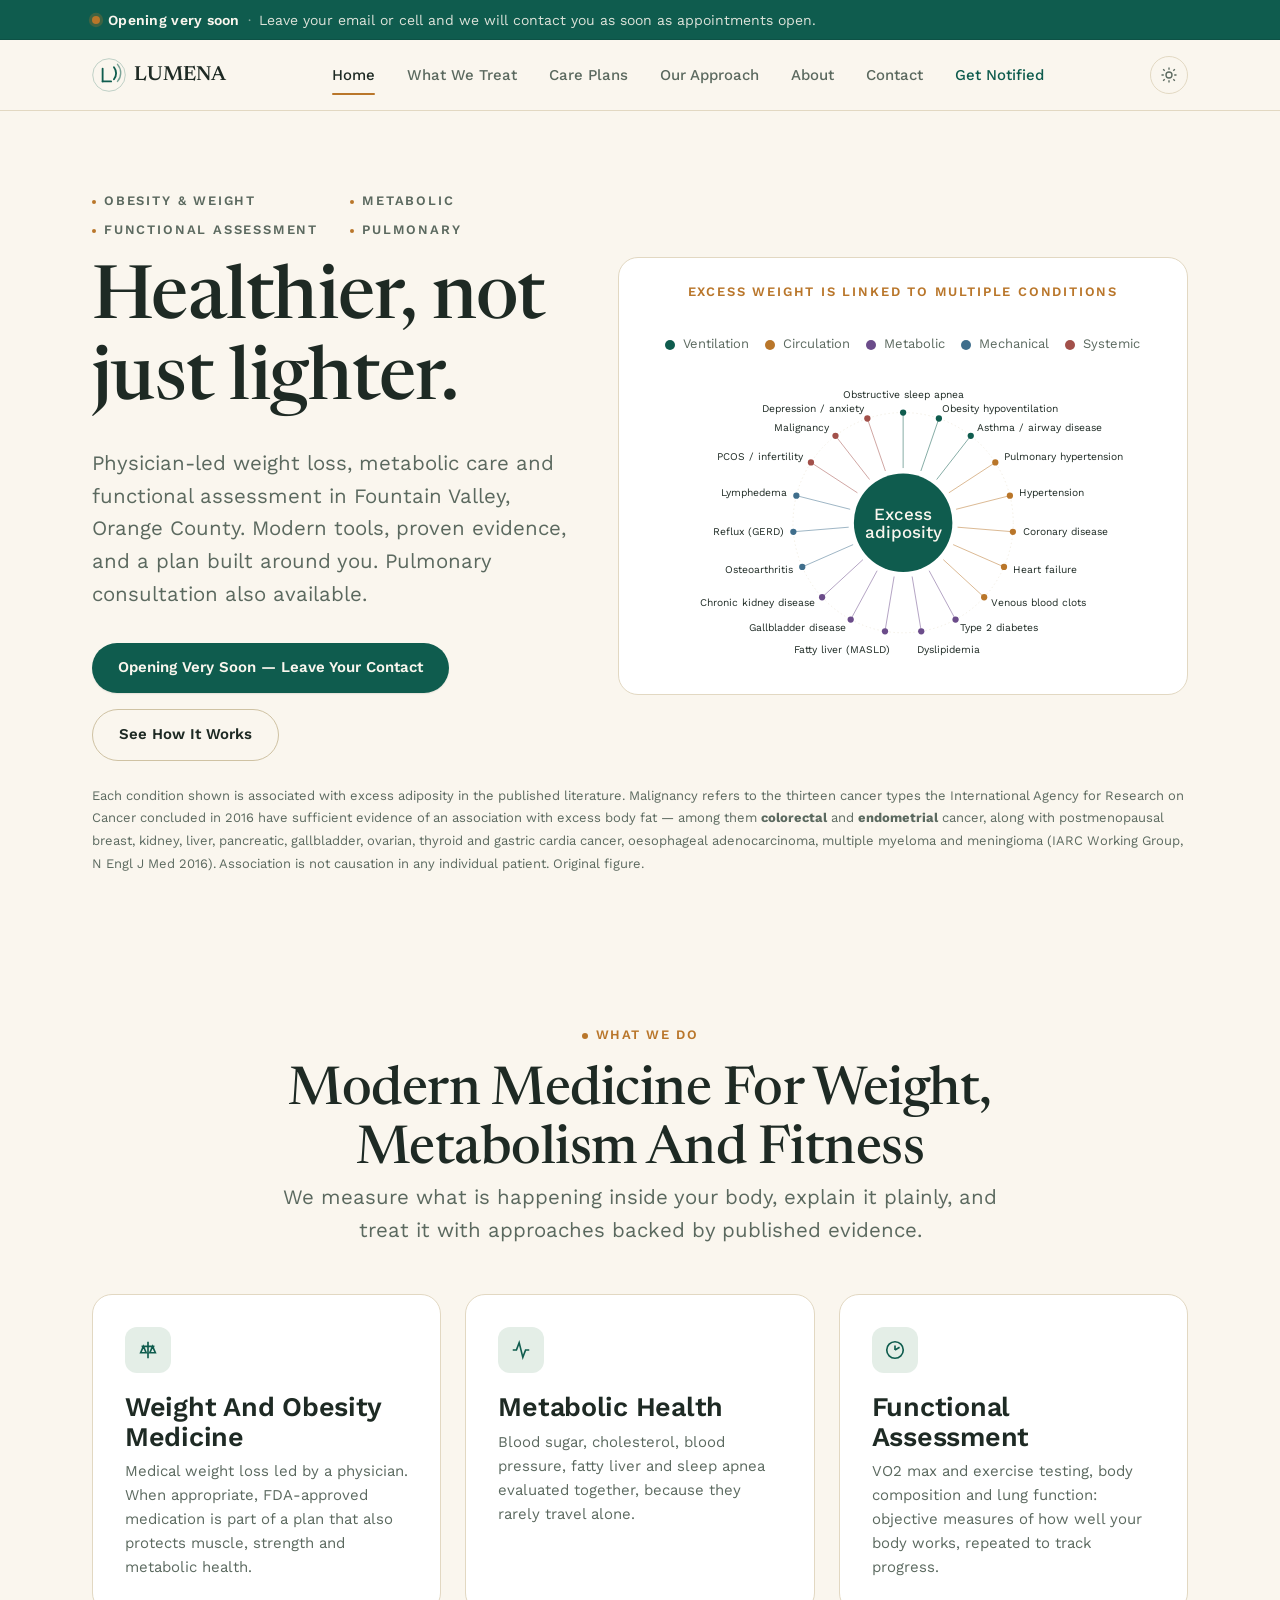
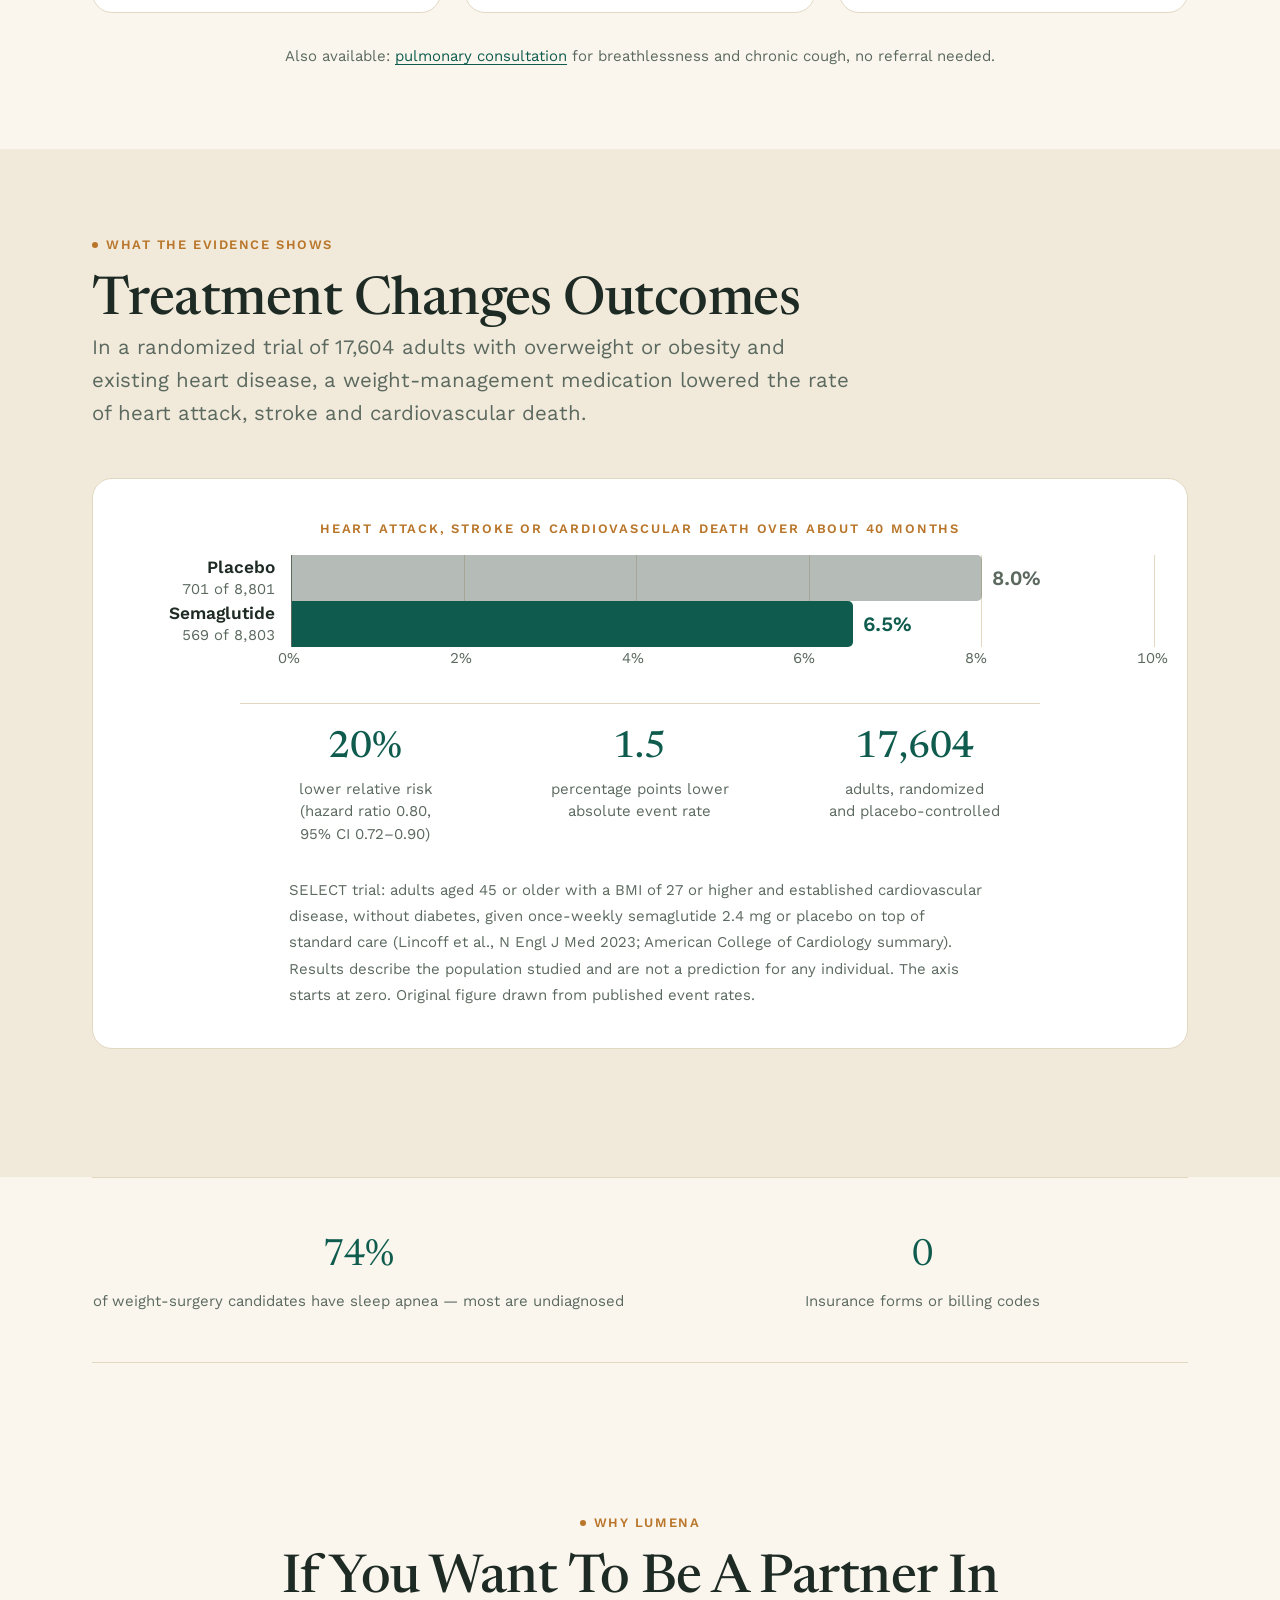
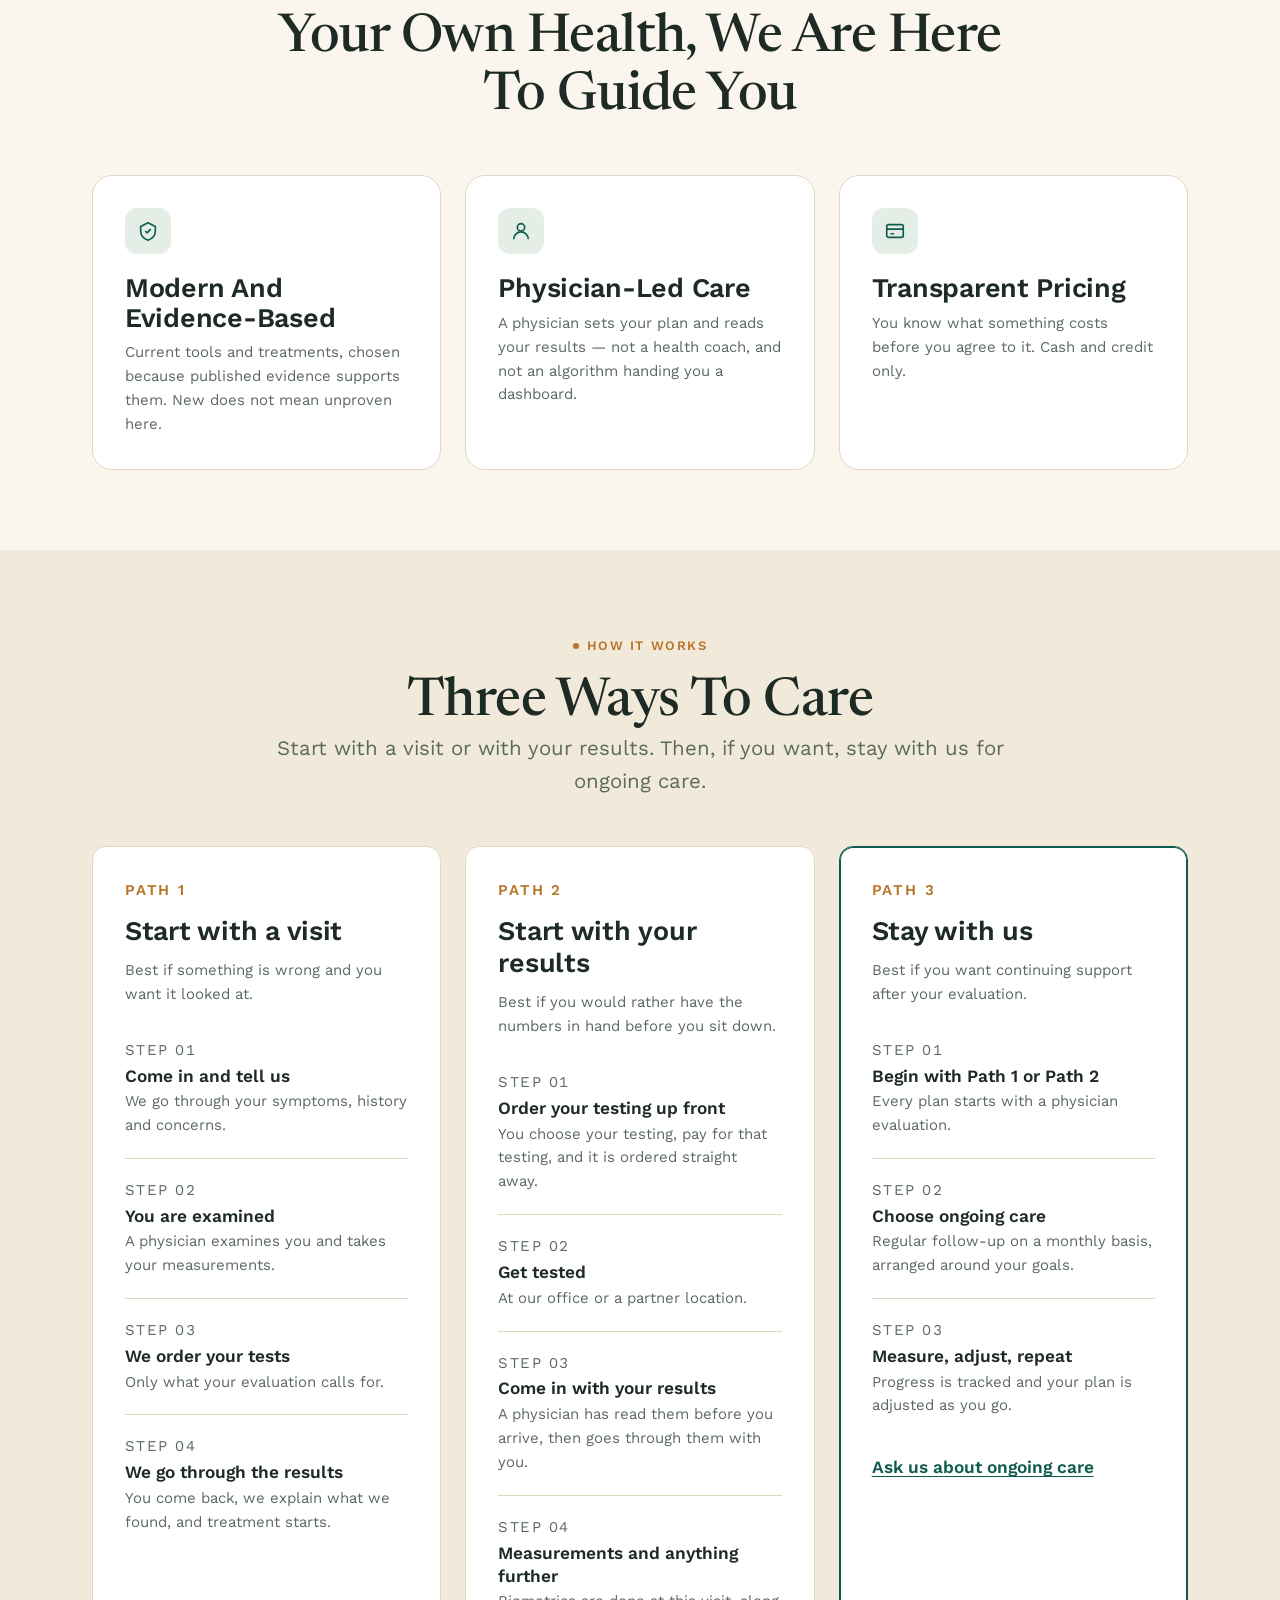
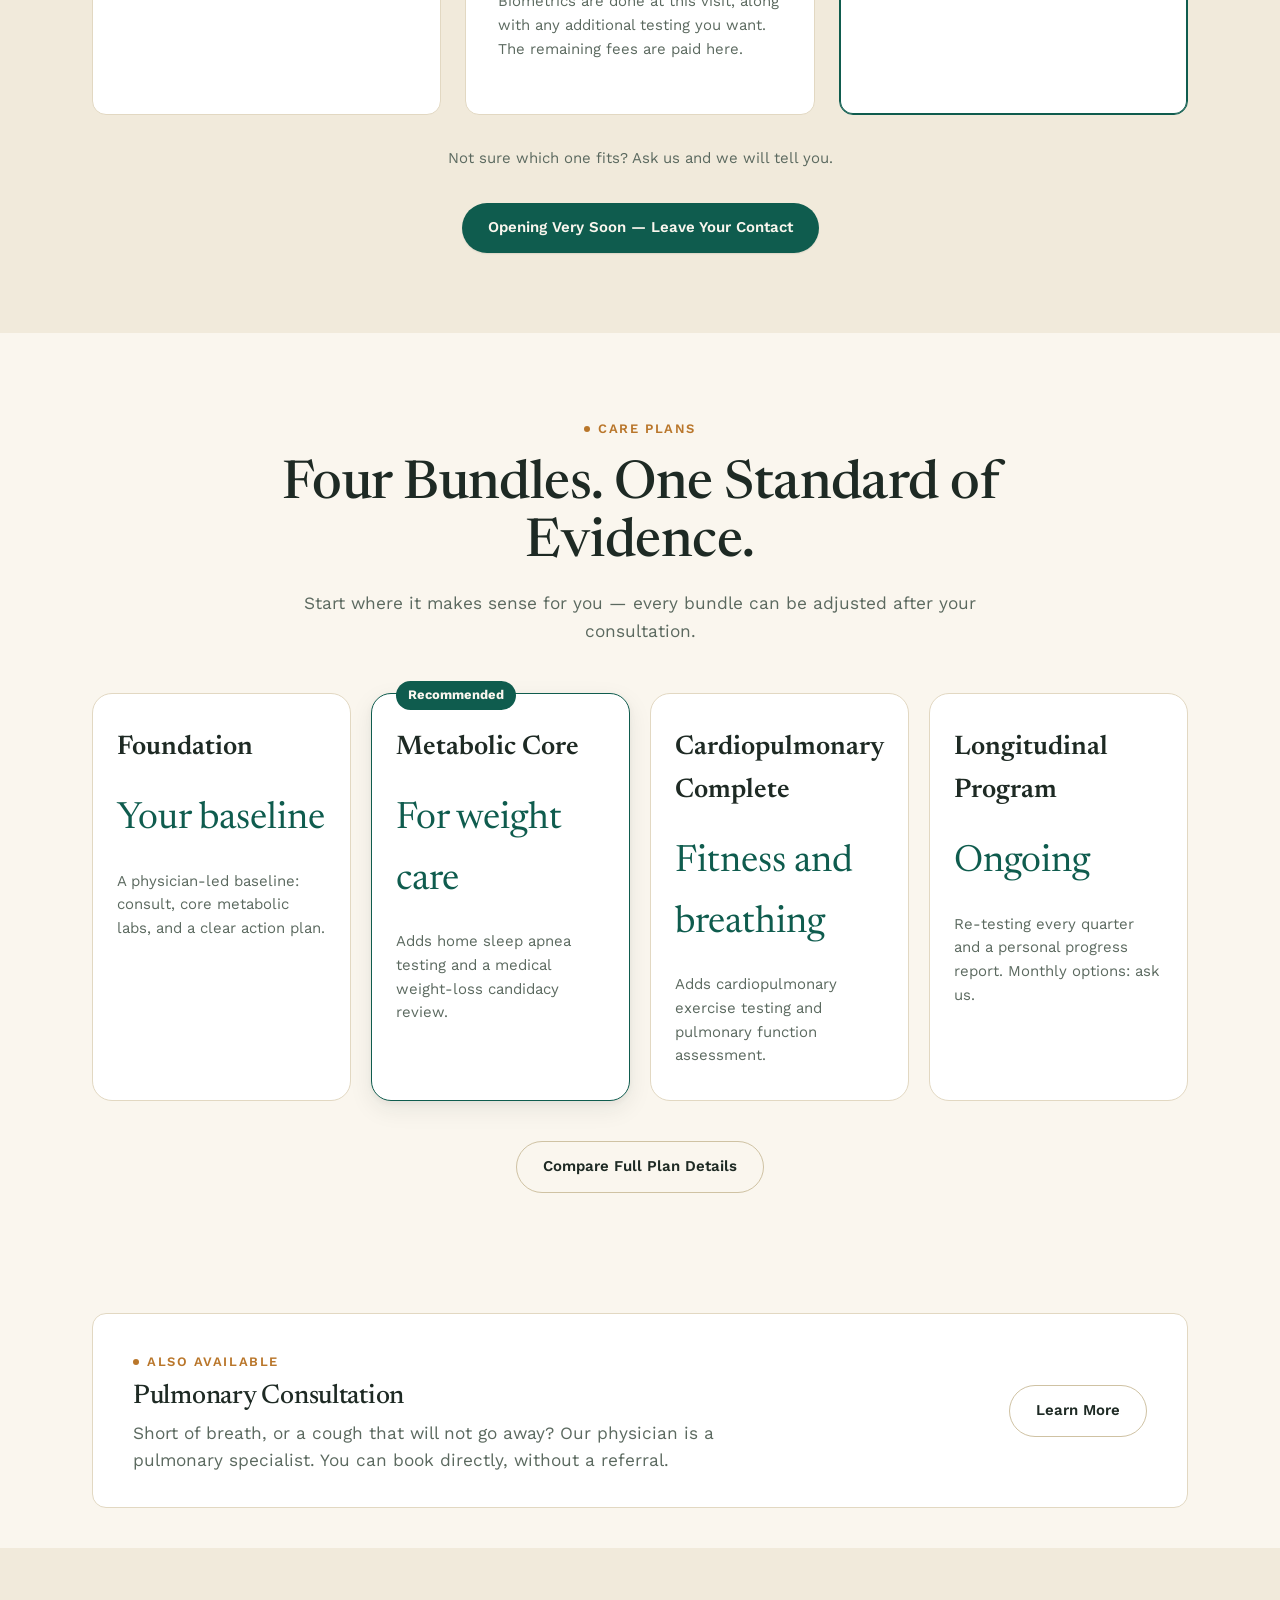
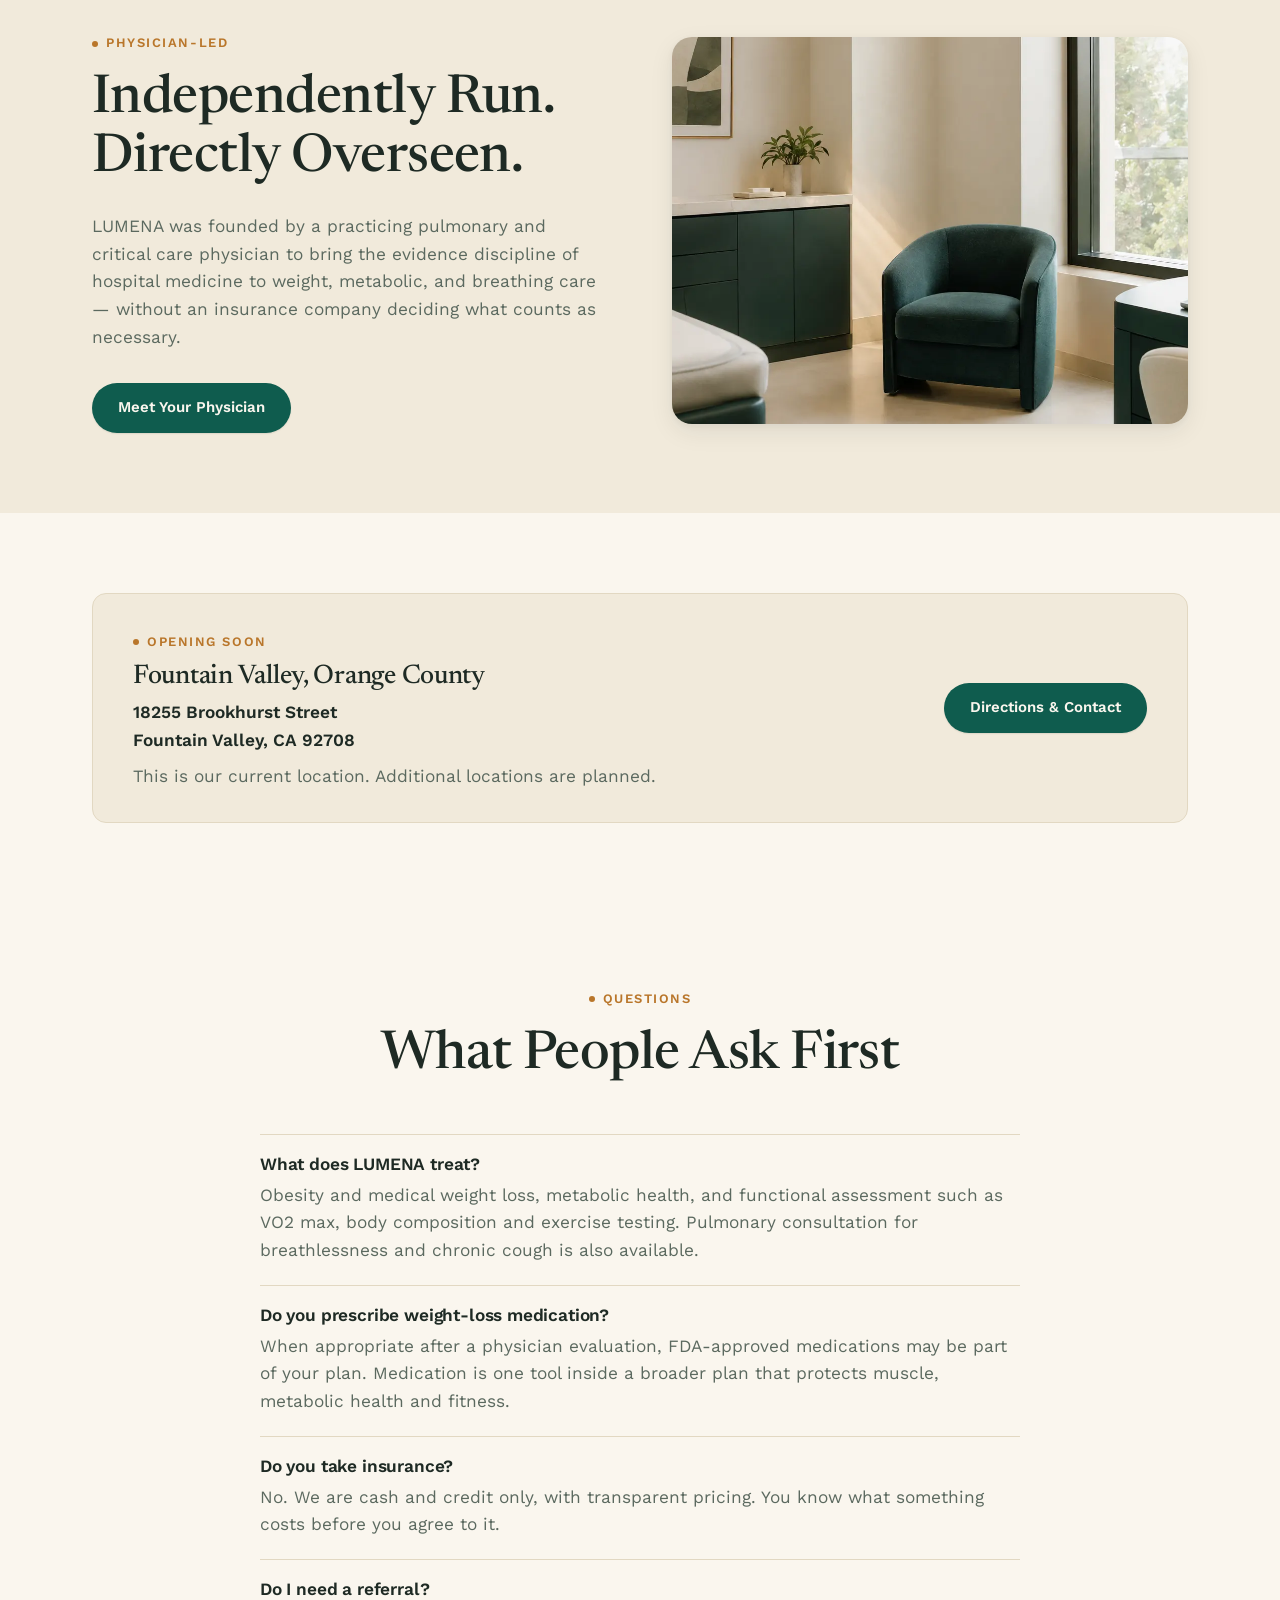
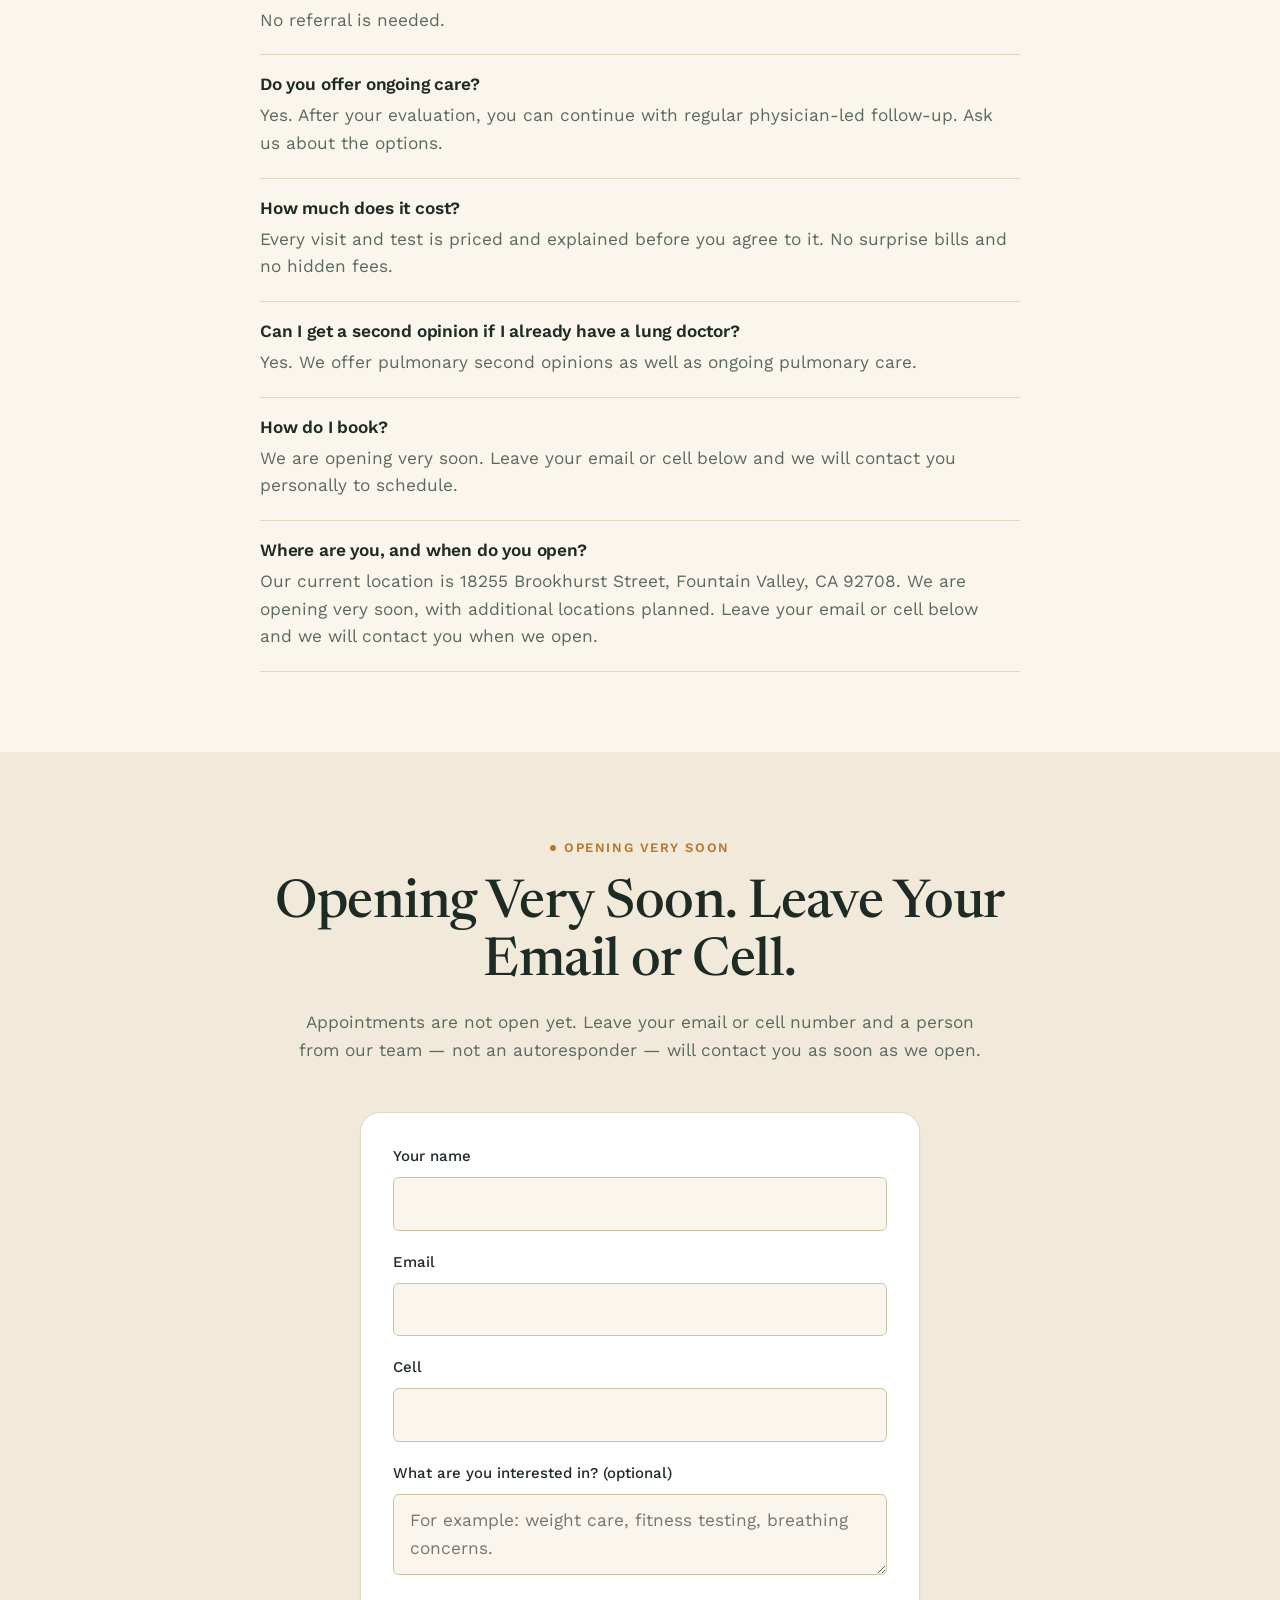
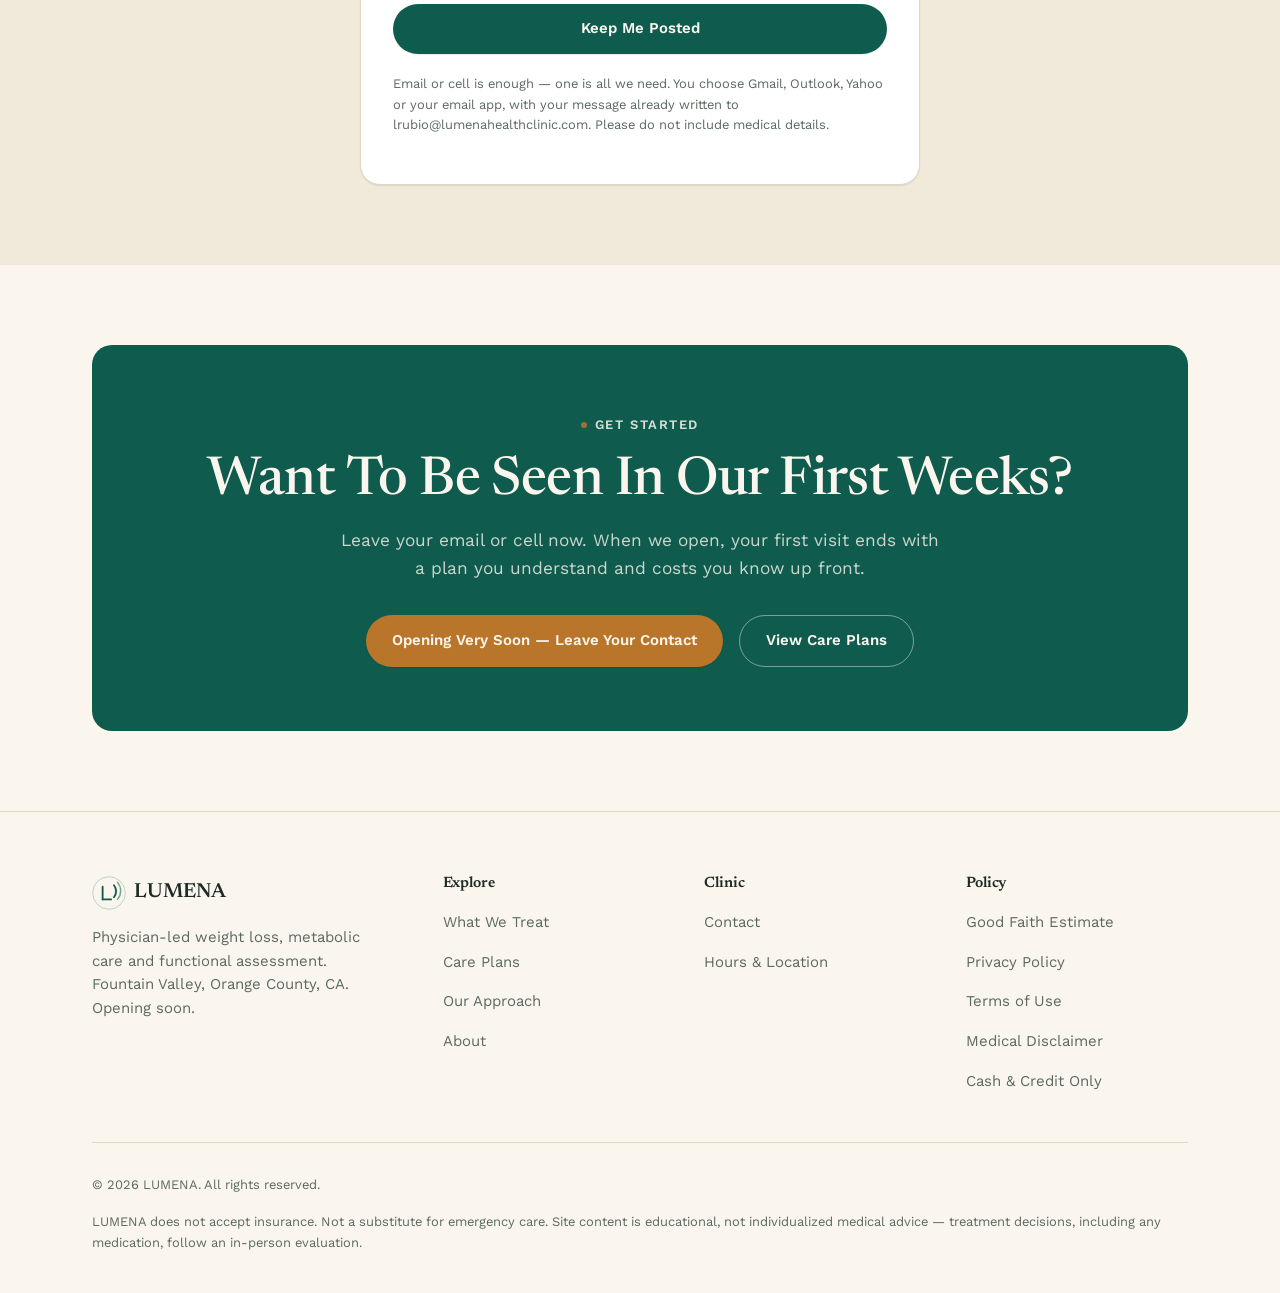
<file: index.html>
<!DOCTYPE html>
<html lang="en">
<head>
<meta charset="UTF-8">
<meta name="viewport" content="width=device-width, initial-scale=1.0">
<title>LUMENA | Physician-Led Weight Loss, Obesity Medicine &amp; Functional Assessment | Fountain Valley, Orange County</title>
<meta name="description" content="Physician-led medical weight loss, obesity and metabolic care, and functional assessment (VO2 max, body composition, exercise testing) in Fountain Valley, Orange County, CA. Modern, evidence-based medicine. Pulmonary consultation also available. Opening soon.">
<link rel="icon" href="data:image/svg+xml,%3Csvg xmlns='http://www.w3.org/2000/svg' viewBox='0 0 48 48'%3E%3Crect width='48' height='48' rx='10' fill='%230F5C4E'/%3E%3Cpath d='M15 33V15' stroke='%23FAF6EE' stroke-width='3' stroke-linecap='round'/%3E%3Cpath d='M15 33H27' stroke='%23FAF6EE' stroke-width='3' stroke-linecap='round'/%3E%3Cpath d='M31 13c4 5 4 12 0 17' stroke='%23FAF6EE' stroke-width='3' stroke-linecap='round'/%3E%3Cpath d='M36 9c6 7 6 17 0 24' stroke='%23FAF6EE' stroke-width='2.4' stroke-linecap='round' opacity='.6'/%3E%3C/svg%3E">
<link rel="canonical" href="https://www.lumenahealthclinic.com/">
<meta name="robots" content="index, follow">
<meta property="og:type" content="website">
<meta property="og:site_name" content="LUMENA">
<meta property="og:title" content="LUMENA | Physician-Led Weight Loss &amp; Functional Assessment">
<meta property="og:description" content="Medical weight loss, metabolic care and functional assessment in Fountain Valley, Orange County. Modern, evidence-based, physician-led. Opening soon.">
<meta property="og:url" content="https://www.lumenahealthclinic.com/">
<meta name="twitter:card" content="summary">
<script type="application/ld+json">
{"@context":"https://schema.org","@type":"MedicalClinic","name":"LUMENA","url":"https://www.lumenahealthclinic.com/",
"description":"Physician-led clinic for medical weight loss, obesity and metabolic medicine, and functional assessment, with pulmonary consultation. Cash and credit only.",
"address":{"@type":"PostalAddress","streetAddress":"18255 Brookhurst Street","addressLocality":"Fountain Valley","addressRegion":"CA","postalCode":"92708","addressCountry":"US"},
"areaServed":[{"@type":"AdministrativeArea","name":"Orange County, California"}],
"medicalSpecialty":["Obesity medicine","Metabolic medicine","Pulmonary medicine"],
"availableService":[{"@type":"MedicalTherapy","name":"Medical weight loss and obesity care"},{"@type":"MedicalTest","name":"VO2 max and cardiopulmonary exercise testing"},{"@type":"MedicalTest","name":"Body composition assessment"},{"@type":"MedicalTest","name":"Metabolic laboratory assessment"},{"@type":"MedicalTest","name":"Home sleep apnea testing"},{"@type":"MedicalProcedure","name":"Pulmonary consultation for breathlessness and chronic cough"}],
"paymentAccepted":"Cash, Credit Card","currenciesAccepted":"USD"}
</script>
<script type="application/ld+json">
{"@context":"https://schema.org","@type":"FAQPage","mainEntity":[
{"@type":"Question","name":"What does LUMENA treat?","acceptedAnswer":{"@type":"Answer","text":"LUMENA is a physician-led clinic focused on obesity and medical weight loss, metabolic health, and functional assessment such as VO2 max, body composition and exercise testing. Pulmonary consultation for breathlessness and chronic cough is also available."}},
{"@type":"Question","name":"Does LUMENA prescribe weight-loss medication?","acceptedAnswer":{"@type":"Answer","text":"When appropriate after a physician evaluation, FDA-approved medications may be part of your plan. Medication is one tool inside a broader plan that protects muscle, metabolic health and fitness."}},
{"@type":"Question","name":"Do you take insurance?","acceptedAnswer":{"@type":"Answer","text":"No. LUMENA is cash and credit only, with transparent pricing. You know what something costs before you agree to it."}},
{"@type":"Question","name":"Do I need a referral?","acceptedAnswer":{"@type":"Answer","text":"No referral is needed."}},
{"@type":"Question","name":"Do you offer ongoing care?","acceptedAnswer":{"@type":"Answer","text":"Yes. After your evaluation, you can continue with regular physician-led follow-up. Ask us about the options."}},
{"@type":"Question","name":"Where is LUMENA and when do you open?","acceptedAnswer":{"@type":"Answer","text":"Our current location is 18255 Brookhurst Street, Fountain Valley, CA 92708. We are opening soon, with additional locations planned."}}]}
</script>
<link rel="preconnect" href="https://fonts.googleapis.com">
<link rel="preconnect" href="https://fonts.gstatic.com" crossorigin>
<link rel="stylesheet" href="./base.css">
<link rel="stylesheet" href="./style.css">
</head>
<body>
<a href="#main" class="skip-link">Skip to content</a>

<div class="status-bar" role="status">
  <div class="container status-bar-inner">
    <span class="status-dot" aria-hidden="true"></span>
    <strong>Opening very soon</strong>
    <span class="status-sep" aria-hidden="true">&middot;</span>
    <span>Leave your email or cell and we will contact you as soon as appointments open.</span>
  </div>
</div>

<header class="site-header">
  <div class="container nav">
    <a href="./index.html" class="brand" aria-label="LUMENA home">
      <svg viewBox="0 0 48 48" fill="none" aria-hidden="true"><circle cx="24" cy="24" r="23" stroke="currentColor" stroke-width="1.4" opacity="0.25"/><path d="M15 33V15" stroke="currentColor" stroke-width="2.6" stroke-linecap="round"/><path d="M15 33H27" stroke="currentColor" stroke-width="2.6" stroke-linecap="round"/><path d="M31 13c4 5 4 12 0 17" stroke="currentColor" stroke-width="2.6" stroke-linecap="round"/><path d="M36 9c6 7 6 17 0 24" stroke="currentColor" stroke-width="2" stroke-linecap="round" opacity="0.55"/></svg>
      LUMENA
    </a>
    <nav class="nav-links" aria-label="Primary">
      <a href="./index.html" aria-current="page">Home</a>
      <a href="./programs.html">What We Treat</a>
      <a href="./services.html">Care Plans</a>
      <a href="./approach.html">Our Approach</a>
      <a href="./about.html">About</a>
      <a href="./contact.html">Contact</a>
      <a href="#book" class="nav-cta">Get Notified</a>
    </nav>
    <div class="nav-right">
      <button class="theme-toggle" aria-label="Toggle dark mode">
        <svg class="icon-sun" viewBox="0 0 24 24" fill="none" stroke="currentColor" stroke-width="1.8"><circle cx="12" cy="12" r="4"/><path d="M12 2v3M12 19v3M4.2 4.2l2.1 2.1M17.7 17.7l2.1 2.1M2 12h3M19 12h3M4.2 19.8l2.1-2.1M17.7 6.3l2.1-2.1"/></svg>
        <svg class="icon-moon" viewBox="0 0 24 24" fill="none" stroke="currentColor" stroke-width="1.8"><path d="M21 12.5A8.5 8.5 0 1 1 11.5 3a7 7 0 0 0 9.5 9.5Z"/></svg>
      </button>
      <button class="nav-toggle" aria-label="Toggle menu">
        <svg viewBox="0 0 24 24" fill="none" stroke="currentColor" stroke-width="1.8"><path d="M3 6h18M3 12h18M3 18h18"/></svg>
      </button>
    </div>
  </div>
</header>

<main id="main">

  <!-- HERO -->
  <section class="hero">
    <div class="container hero-grid hero-grid--radial">
      <div>
        <ul class="hero-rubric" aria-label="Areas of care">
          <li>Obesity &amp; Weight</li><li>Metabolic</li><li>Functional Assessment</li><li>Pulmonary</li>
        </ul>
        <h1>Healthier, not just lighter.</h1>
        <p class="lede">Physician-led weight loss, metabolic care and functional assessment in Fountain Valley, Orange County. Modern tools, proven evidence, and a plan built around you. Pulmonary consultation also available.</p>
        <div class="hero-actions">
          <a href="#book" class="btn btn-primary">Opening Very Soon &mdash; Leave Your Contact</a>
          <a href="#start" class="btn btn-ghost">See How It Works</a>
        </div>
      </div>
      <figure class="hero-visual hero-visual--diagram hero-radial">
        <p class="dx-figlabel">Excess weight is linked to multiple conditions</p>
        <ul class="dx-legend dx-legend--top">
          <li><i style="background:var(--g1)"></i> Ventilation</li>
          <li><i style="background:var(--g2)"></i> Circulation</li>
          <li><i style="background:var(--g3)"></i> Metabolic</li>
          <li><i style="background:var(--g4)"></i> Mechanical</li>
          <li><i style="background:var(--g5)"></i> Systemic</li>
        </ul>
<svg class="dx-svg dx-radial" viewBox="0 96 1180 650" role="img" aria-labelledby="radT radD" xmlns="http://www.w3.org/2000/svg">
<title id="radT">Organ-system consequences of excess adiposity</title>
<desc id="radD">Excess adiposity sits at the center with multiple downstream conditions arranged around it, grouped by the system affected: ventilation, circulation, metabolic, mechanical and systemic.</desc>
<circle class="dx-ring" cx="590" cy="408" r="246"/>
<path class="dx-spoke dx-s1" d="M 590.0,286.0 L 590.0,162.0"/>
<circle class="dx-node dx-s1" cx="590.0" cy="162.0" r="7"/>
<text class="dx-rlabel" x="590.0" y="124.0" text-anchor="middle" dominant-baseline="middle">Obstructive sleep apnea</text>
<path class="dx-spoke dx-s1" d="M 629.6,292.6 L 669.9,175.3"/>
<circle class="dx-node dx-s1" cx="669.9" cy="175.3" r="7"/>
<text class="dx-rlabel" x="677.0" y="154.5" text-anchor="start" dominant-baseline="middle">Obesity hypoventilation</text>
<path class="dx-spoke dx-s1" d="M 664.9,311.7 L 741.1,213.9"/>
<circle class="dx-node dx-s1" cx="741.1" cy="213.9" r="7"/>
<text class="dx-rlabel" x="754.6" y="196.5" text-anchor="start" dominant-baseline="middle">Asthma / airway disease</text>
<path class="dx-spoke dx-s2" d="M 692.1,341.3 L 795.9,273.5"/>
<circle class="dx-node dx-s2" cx="795.9" cy="273.5" r="7"/>
<text class="dx-rlabel" x="814.4" y="261.4" text-anchor="start" dominant-baseline="middle">Pulmonary hypertension</text>
<path class="dx-spoke dx-s2" d="M 708.3,378.1 L 828.5,347.6"/>
<circle class="dx-node dx-s2" cx="828.5" cy="347.6" r="7"/>
<text class="dx-rlabel" x="849.8" y="342.2" text-anchor="start" dominant-baseline="middle">Hypertension</text>
<path class="dx-spoke dx-s2" d="M 711.6,418.1 L 835.2,428.3"/>
<circle class="dx-node dx-s2" cx="835.2" cy="428.3" r="7"/>
<text class="dx-rlabel" x="857.1" y="430.1" text-anchor="start" dominant-baseline="middle">Coronary disease</text>
<path class="dx-spoke dx-s2" d="M 701.7,457.0 L 815.3,506.8"/>
<circle class="dx-node dx-s2" cx="815.3" cy="506.8" r="7"/>
<text class="dx-rlabel" x="835.4" y="515.7" text-anchor="start" dominant-baseline="middle">Heart failure</text>
<path class="dx-spoke dx-s2" d="M 679.8,490.6 L 771.0,574.6"/>
<circle class="dx-node dx-s2" cx="771.0" cy="574.6" r="7"/>
<text class="dx-rlabel" x="787.2" y="589.5" text-anchor="start" dominant-baseline="middle">Venous blood clots</text>
<path class="dx-spoke dx-s3" d="M 648.1,515.3 L 707.1,624.4"/>
<circle class="dx-node dx-s3" cx="707.1" cy="624.4" r="7"/>
<text class="dx-rlabel" x="717.6" y="643.7" text-anchor="start" dominant-baseline="middle">Type 2 diabetes</text>
<path class="dx-spoke dx-s3" d="M 610.1,528.3 L 630.5,650.6"/>
<circle class="dx-node dx-s3" cx="630.5" cy="650.6" r="7"/>
<text class="dx-rlabel" x="620.1" y="692.3" text-anchor="start" dominant-baseline="middle">Dyslipidemia</text>
<path class="dx-spoke dx-s3" d="M 569.9,528.3 L 549.5,650.6"/>
<circle class="dx-node dx-s3" cx="549.5" cy="650.6" r="7"/>
<text class="dx-rlabel" x="559.9" y="692.3" text-anchor="end" dominant-baseline="middle">Fatty liver (MASLD)</text>
<path class="dx-spoke dx-s3" d="M 531.9,515.3 L 472.9,624.4"/>
<circle class="dx-node dx-s3" cx="472.9" cy="624.4" r="7"/>
<text class="dx-rlabel" x="462.4" y="643.7" text-anchor="end" dominant-baseline="middle">Gallbladder disease</text>
<path class="dx-spoke dx-s3" d="M 500.2,490.6 L 409.0,574.6"/>
<circle class="dx-node dx-s3" cx="409.0" cy="574.6" r="7"/>
<text class="dx-rlabel" x="392.8" y="589.5" text-anchor="end" dominant-baseline="middle">Chronic kidney disease</text>
<path class="dx-spoke dx-s4" d="M 478.3,457.0 L 364.7,506.8"/>
<circle class="dx-node dx-s4" cx="364.7" cy="506.8" r="7"/>
<text class="dx-rlabel" x="344.6" y="515.7" text-anchor="end" dominant-baseline="middle">Osteoarthritis</text>
<path class="dx-spoke dx-s4" d="M 468.4,418.1 L 344.8,428.3"/>
<circle class="dx-node dx-s4" cx="344.8" cy="428.3" r="7"/>
<text class="dx-rlabel" x="322.9" y="430.1" text-anchor="end" dominant-baseline="middle">Reflux (GERD)</text>
<path class="dx-spoke dx-s4" d="M 471.7,378.1 L 351.5,347.6"/>
<circle class="dx-node dx-s4" cx="351.5" cy="347.6" r="7"/>
<text class="dx-rlabel" x="330.2" y="342.2" text-anchor="end" dominant-baseline="middle">Lymphedema</text>
<path class="dx-spoke dx-s5" d="M 487.9,341.3 L 384.1,273.5"/>
<circle class="dx-node dx-s5" cx="384.1" cy="273.5" r="7"/>
<text class="dx-rlabel" x="365.6" y="261.4" text-anchor="end" dominant-baseline="middle">PCOS / infertility</text>
<path class="dx-spoke dx-s5" d="M 515.1,311.7 L 438.9,213.9"/>
<circle class="dx-node dx-s5" cx="438.9" cy="213.9" r="7"/>
<text class="dx-rlabel" x="425.4" y="196.5" text-anchor="end" dominant-baseline="middle">Malignancy</text>
<path class="dx-spoke dx-s5" d="M 550.4,292.6 L 510.1,175.3"/>
<circle class="dx-node dx-s5" cx="510.1" cy="175.3" r="7"/>
<text class="dx-rlabel" x="503.0" y="154.5" text-anchor="end" dominant-baseline="middle">Depression / anxiety</text>
<circle class="dx-core" cx="590" cy="408" r="110"/>
<text class="dx-ctitle" x="590" y="402">Excess</text>
<text class="dx-ctitle" x="590" y="442">adiposity</text>
</svg>
<div class="dx-radial-list"><p class="dx-rl-center">Excess adiposity is linked to:</p><div class="dx-rl-group"><h4><i style="background:var(--g1)"></i>Ventilation</h4><ul><li>Obstructive sleep apnea</li><li>Obesity hypoventilation</li><li>Asthma / airway disease</li></ul></div><div class="dx-rl-group"><h4><i style="background:var(--g2)"></i>Circulation</h4><ul><li>Pulmonary hypertension</li><li>Hypertension</li><li>Coronary disease</li><li>Heart failure</li><li>Venous blood clots</li></ul></div><div class="dx-rl-group"><h4><i style="background:var(--g3)"></i>Metabolic</h4><ul><li>Type 2 diabetes</li><li>Dyslipidemia</li><li>Fatty liver (MASLD)</li><li>Gallbladder disease</li><li>Chronic kidney disease</li></ul></div><div class="dx-rl-group"><h4><i style="background:var(--g4)"></i>Mechanical</h4><ul><li>Osteoarthritis</li><li>Reflux (GERD)</li><li>Lymphedema</li></ul></div><div class="dx-rl-group"><h4><i style="background:var(--g5)"></i>Systemic</h4><ul><li>PCOS / infertility</li><li>Malignancy</li><li>Depression / anxiety</li></ul></div></div>
        
      </figure>
    </div>
    <div class="container">
      <figcaption class="dx-caption hero-radial-note">Each condition shown is associated with excess adiposity in the published literature. Malignancy refers to the thirteen cancer types the International Agency for Research on Cancer concluded in 2016 have sufficient evidence of an association with excess body fat — among them <strong>colorectal</strong> and <strong>endometrial</strong> cancer, along with postmenopausal breast, kidney, liver, pancreatic, gallbladder, ovarian, thyroid and gastric cardia cancer, oesophageal adenocarcinoma, multiple myeloma and meningioma (<a href="https://www.nejm.org/doi/full/10.1056/NEJMsr1606602" target="_blank" rel="noopener">IARC Working Group, N Engl J Med 2016</a>). Association is not causation in any individual patient. Original figure.</figcaption>
    </div>
  </section>

  <!-- OUTCOME EVIDENCE -->
  <!-- WHAT WE DO -->
  <section class="wwd-section">
    <div class="container">
      <div class="section-head center reveal">
        <p class="eyebrow">What we do</p>
        <h2>Modern Medicine For Weight, Metabolism And Fitness</h2>
        <p class="lede" style="margin-inline:auto;">We measure what is happening inside your body, explain it plainly, and treat it with approaches backed by published evidence.</p>
      </div>
      <div class="card-grid">
        <div class="info-card reveal">
          <div class="icon-wrap"><svg viewBox="0 0 24 24" fill="none" stroke="currentColor" stroke-width="1.8"><path d="M12 3v18M5 8h14M7 8l-3 7h6L7 8Zm10 0-3 7h6l-3-7Z"/></svg></div>
          <h3>Weight And Obesity Medicine</h3>
          <p>Medical weight loss led by a physician. When appropriate, FDA-approved medication is part of a plan that also protects muscle, strength and metabolic health.</p>
        </div>
        <div class="info-card reveal">
          <div class="icon-wrap"><svg viewBox="0 0 24 24" fill="none" stroke="currentColor" stroke-width="1.8"><path d="M3 12h4l3-8 4 16 3-8h4"/></svg></div>
          <h3>Metabolic Health</h3>
          <p>Blood sugar, cholesterol, blood pressure, fatty liver and sleep apnea evaluated together, because they rarely travel alone.</p>
        </div>
        <div class="info-card reveal">
          <div class="icon-wrap"><svg viewBox="0 0 24 24" fill="none" stroke="currentColor" stroke-width="1.8"><circle cx="12" cy="12" r="9"/><path d="M12 12l5-3M12 7v5"/></svg></div>
          <h3>Functional Assessment</h3>
          <p>VO2 max and exercise testing, body composition and lung function: objective measures of how well your body works, repeated to track progress.</p>
        </div>
      </div>
      <p class="wwd-also reveal">Also available: <a href="./programs.html">pulmonary consultation</a> for breathlessness and chronic cough, no referral needed.</p>
    </div>
  </section>

  <section class="outcome-section">
    <div class="container">
      <div class="section-head reveal">
        <p class="eyebrow">What the evidence shows</p>
        <h2>Treatment Changes Outcomes</h2>
        <p class="lede">In a randomized trial of 17,604 adults with overweight or obesity and existing heart disease, a weight-management medication lowered the rate of heart attack, stroke and cardiovascular death.</p>
      </div>
      <figure class="dx-figure dx-figure--plain oc-figure reveal">
        <p class="dx-figlabel">Heart attack, stroke or cardiovascular death over about 40 months</p>
        <div class="oc-chart" role="img" aria-label="Over about 40 months, 8.0 percent of the placebo group (701 of 8,801) and 6.5 percent of the semaglutide group (569 of 8,803) had a cardiovascular death, nonfatal heart attack or nonfatal stroke.">
          <div class="oc-row">
            <div class="oc-name"><b>Placebo</b><small>701 of 8,801</small></div>
            <div class="oc-track"><div class="oc-fill oc-fill--placebo" style="width:80%"></div><span class="oc-num">8.0%</span></div>
          </div>
          <div class="oc-row">
            <div class="oc-name"><b>Semaglutide</b><small>569 of 8,803</small></div>
            <div class="oc-track"><div class="oc-fill oc-fill--treated" style="width:65%"></div><span class="oc-num oc-num--treated">6.5%</span></div>
          </div>
          <div class="oc-row oc-row--axis" aria-hidden="true">
            <div class="oc-name"></div>
            <div class="oc-ticks"><span>0%</span><span>2%</span><span>4%</span><span>6%</span><span>8%</span><span>10%</span></div>
          </div>
        </div>
        <div class="oc-stats">
          <div><strong>20%</strong><span>lower relative risk<br>(hazard ratio 0.80,<br><span class="nw">95% CI 0.72&ndash;0.90</span>)</span></div>
          <div><strong>1.5</strong><span>percentage points lower<br>absolute event rate</span></div>
          <div><strong>17,604</strong><span>adults, randomized<br>and placebo-controlled</span></div>
        </div>
        <figcaption class="dx-caption">SELECT trial: adults aged 45 or older with a BMI of 27 or higher and established cardiovascular disease, without diabetes, given once-weekly semaglutide 2.4&nbsp;mg or placebo on top of standard care (<a href="https://www.nejm.org/doi/full/10.1056/NEJMoa2307563" target="_blank" rel="noopener">Lincoff et al., N Engl J Med 2023</a>; <a href="https://www.acc.org/latest-in-cardiology/clinical-trials/2023/11/09/15/04/select" target="_blank" rel="noopener">American College of Cardiology summary</a>). Results describe the population studied and are not a prediction for any individual. The axis starts at zero. Original figure drawn from published event rates.</figcaption>
      </figure>
    </div>
  </section>

  <!-- STATS -->
  <section style="padding-block: 0 var(--space-16);">
    <div class="container">
      <div class="stat-strip stat-strip--two">
        <div class="stat"><div class="stat-num">74%</div><div class="stat-label">of weight-surgery candidates have sleep apnea &mdash; most are undiagnosed</div></div>
        <div class="stat"><div class="stat-num">0</div><div class="stat-label">Insurance forms or billing codes</div></div>
      </div>
    </div>
  </section>

  <!-- WHY LUMENA -->
  <section>
    <div class="container">
      <div class="section-head center">
        <span class="eyebrow">Why LUMENA</span>
        <h2>If You Want To Be A Partner In Your Own Health, We Are Here To Guide You</h2>
      </div>
      <div class="card-grid">
        <div class="info-card reveal">
          <div class="icon-wrap"><svg viewBox="0 0 24 24" fill="none" stroke="currentColor" stroke-width="1.8"><path d="M9 12l2 2 4-4M12 3l8 4v5c0 5-3.5 8.5-8 10-4.5-1.5-8-5-8-10V7l8-4Z"/></svg></div>
          <h3>Modern And Evidence-Based</h3>
          <p>Current tools and treatments, chosen because published evidence supports them. New does not mean unproven here.</p>
        </div>
        <div class="info-card reveal">
          <div class="icon-wrap"><svg viewBox="0 0 24 24" fill="none" stroke="currentColor" stroke-width="1.8"><circle cx="12" cy="8" r="4"/><path d="M4 21c0-4.4 3.6-8 8-8s8 3.6 8 8"/></svg></div>
          <h3>Physician-Led Care</h3>
          <p>A physician sets your plan and reads your results — not a health coach, and not an algorithm handing you a dashboard.</p>
        </div>
        <div class="info-card reveal">
          <div class="icon-wrap"><svg viewBox="0 0 24 24" fill="none" stroke="currentColor" stroke-width="1.8"><rect x="3" y="5" width="18" height="14" rx="2"/><path d="M3 10h18M7 15h4"/></svg></div>
          <h3>Transparent Pricing</h3>
          <p>You know what something costs before you agree to it. Cash and credit only.</p>
        </div>
      </div>
    </div>
  </section>

  <!-- TWO WAYS TO START -->
  <section id="start" style="background: var(--surface-2);">
    <div class="container">
      <div class="section-head center reveal">
        <p class="eyebrow">How it works</p>
        <h2>Three Ways To Care</h2>
        <p class="lede">Start with a visit or with your results. Then, if you want, stay with us for ongoing care.</p>
      </div>

      <div class="paths">

        <div class="path reveal">
          <p class="path-tag">Path 1</p>
          <h3 class="path-title">Start with a visit</h3>
          <p class="path-for">Best if something is wrong and you want it looked at.</p>
          <ol class="path-steps">
            <li><span class="path-step">Step 01</span><strong>Come in and tell us</strong><span>We go through your symptoms, history and concerns.</span></li>
            <li><span class="path-step">Step 02</span><strong>You are examined</strong><span>A physician examines you and takes your measurements.</span></li>
            <li><span class="path-step">Step 03</span><strong>We order your tests</strong><span>Only what your evaluation calls for.</span></li>
            <li><span class="path-step">Step 04</span><strong>We go through the results</strong><span>You come back, we explain what we found, and treatment starts.</span></li>
          </ol>
        </div>

        <div class="path reveal">
          <p class="path-tag">Path 2</p>
          <h3 class="path-title">Start with your results</h3>
          <p class="path-for">Best if you would rather have the numbers in hand before you sit down.</p>
          <ol class="path-steps">
            <li><span class="path-step">Step 01</span><strong>Order your testing up front</strong><span>You choose your testing, pay for that testing, and it is ordered straight away.</span></li>
            <li><span class="path-step">Step 02</span><strong>Get tested</strong><span>At our office or a partner location.</span></li>
            <li><span class="path-step">Step 03</span><strong>Come in with your results</strong><span>A physician has read them before you arrive, then goes through them with you.</span></li>
            <li><span class="path-step">Step 04</span><strong>Measurements and anything further</strong><span>Biometrics are done at this visit, along with any additional testing you want. The remaining fees are paid here.</span></li>
          </ol>
        </div>

        <div class="path path--ongoing reveal">
          <p class="path-tag">Path 3</p>
          <h3 class="path-title">Stay with us</h3>
          <p class="path-for">Best if you want continuing support after your evaluation.</p>
          <ol class="path-steps">
            <li><span class="path-step">Step 01</span><strong>Begin with Path 1 or Path 2</strong><span>Every plan starts with a physician evaluation.</span></li>
            <li><span class="path-step">Step 02</span><strong>Choose ongoing care</strong><span>Regular follow-up on a monthly basis, arranged around your goals.</span></li>
            <li><span class="path-step">Step 03</span><strong>Measure, adjust, repeat</strong><span>Progress is tracked and your plan is adjusted as you go.</span></li>
          </ol>
          <p class="path-ask"><a href="#book">Ask us about ongoing care</a></p>
        </div>

      </div>

      <p class="paths-note">Not sure which one fits? Ask us and we will tell you.</p>
      <div class="text-center mt-8"><a href="#book" class="btn btn-primary">Opening Very Soon &mdash; Leave Your Contact</a></div>
    </div>
  </section>

  <!-- PLANS PREVIEW -->
  <section>
    <div class="container">
      <div class="section-head center">
        <span class="eyebrow">Care Plans</span>
        <h2>Four Bundles. One Standard of Evidence.</h2>
        <p class="mt-4" style="margin-inline:auto; text-align:center;">Start where it makes sense for you — every bundle can be adjusted after your consultation.</p>
      </div>
      <div class="plans-grid">
        <div class="plan-card reveal">
          <div class="plan-name">Foundation</div>
          <div class="plan-price">Your baseline</div>
          <p class="plan-desc">A physician-led baseline: consult, core metabolic labs, and a clear action plan.</p>
        </div>
        <div class="plan-card featured reveal">
          <div class="plan-name">Metabolic Core</div>
          <div class="plan-price">For weight care</div>
          <p class="plan-desc">Adds home sleep apnea testing and a medical weight-loss candidacy review.</p>
        </div>
        <div class="plan-card reveal">
          <div class="plan-name">Cardiopulmonary Complete</div>
          <div class="plan-price">Fitness and breathing</div>
          <p class="plan-desc">Adds cardiopulmonary exercise testing and pulmonary function assessment.</p>
        </div>
        <div class="plan-card reveal">
          <div class="plan-name">Longitudinal Program</div>
          <div class="plan-price">Ongoing</div>
          <p class="plan-desc">Re-testing every quarter and a personal progress report. Monthly options: ask us.</p>
        </div>
      </div>
      <div class="text-center mt-10">
        <a href="./services.html" class="btn btn-ghost">Compare Full Plan Details</a>
      </div>
    </div>
  </section>

  <!-- PULMONARY (secondary) -->
  <section class="pulm-compact">
    <div class="container">
      <div class="pulm-band reveal">
        <div>
          <p class="eyebrow">Also available</p>
          <h2>Pulmonary Consultation</h2>
          <p>Short of breath, or a cough that will not go away? Our physician is a pulmonary specialist. You can book directly, without a referral.</p>
        </div>
        <a href="./programs.html" class="btn btn-ghost">Learn More</a>
      </div>
    </div>
  </section>

  <!-- ABOUT PREVIEW -->
  <section style="background: var(--surface-2);">
    <div class="container split reverse">
      <div class="split-media">
        <img src="./assets/about-room.webp" alt="A calm, private consultation room with warm light" loading="lazy">
      </div>
      <div>
        <span class="eyebrow">Physician-Led</span>
        <h2 class="mt-4">Independently Run. Directly Overseen.</h2>
        <p class="mt-6">LUMENA was founded by a practicing pulmonary and critical care physician to bring the evidence discipline of hospital medicine to weight, metabolic, and breathing care — without an insurance company deciding what counts as necessary.</p>
        <a href="./about.html" class="btn btn-primary mt-8">Meet Your Physician</a>
      </div>
    </div>
  </section>

  <!-- LOCATION -->
  <section class="loc-section">
    <div class="container">
      <div class="loc-band reveal">
        <div>
          <p class="eyebrow">Opening soon</p>
          <h2>Fountain Valley, Orange County</h2>
          <p class="loc-addr">18255 Brookhurst Street<br>Fountain Valley, CA 92708</p>
          <p>This is our current location. Additional locations are planned.</p>
        </div>
        <a href="./contact.html" class="btn btn-primary">Directions &amp; Contact</a>
      </div>
    </div>
  </section>

  <!-- FAQ -->
  <section class="faq-section">
    <div class="container">
      <div class="section-head center reveal">
        <p class="eyebrow">Questions</p>
        <h2>What People Ask First</h2>
      </div>
      <div class="faq-list">
        <div class="faq-item"><h3>What does LUMENA treat?</h3><p>Obesity and medical weight loss, metabolic health, and functional assessment such as VO2 max, body composition and exercise testing. Pulmonary consultation for breathlessness and chronic cough is also available.</p></div>
        <div class="faq-item"><h3>Do you prescribe weight-loss medication?</h3><p>When appropriate after a physician evaluation, FDA-approved medications may be part of your plan. Medication is one tool inside a broader plan that protects muscle, metabolic health and fitness.</p></div>
        <div class="faq-item"><h3>Do you take insurance?</h3><p>No. We are cash and credit only, with transparent pricing. You know what something costs before you agree to it.</p></div>
        <div class="faq-item"><h3>Do I need a referral?</h3><p>No referral is needed.</p></div>
        <div class="faq-item"><h3>Do you offer ongoing care?</h3><p>Yes. After your evaluation, you can continue with regular physician-led follow-up. Ask us about the options.</p></div>
        <div class="faq-item"><h3>How much does it cost?</h3><p>Every visit and test is priced and explained before you agree to it. No surprise bills and no hidden fees.</p></div>
        <div class="faq-item"><h3>Can I get a second opinion if I already have a lung doctor?</h3><p>Yes. We offer pulmonary second opinions as well as ongoing pulmonary care.</p></div>
        <div class="faq-item"><h3>How do I book?</h3><p>We are opening very soon. Leave your email or cell below and we will contact you personally to schedule.</p></div>
        <div class="faq-item"><h3>Where are you, and when do you open?</h3><p>Our current location is 18255 Brookhurst Street, Fountain Valley, CA 92708. We are opening very soon, with additional locations planned. Leave your email or cell below and we will contact you when we open.</p></div>
      </div>
    </div>
  </section>

  <!-- BOOKING -->
  <section id="book" class="booking-section">
    <div class="container">
      <div class="section-head center">
        <span class="eyebrow">Opening Very Soon</span>
        <h2>Opening Very Soon. Leave Your Email or Cell.</h2>
        <p class="mt-4" style="margin-inline:auto; text-align:center; max-width:62ch;">Appointments are not open yet. Leave your email or cell number and a person from our team &mdash; not an autoresponder &mdash; will contact you as soon as we open.</p>
      </div>

      <form class="booking-form interest-form" id="bookingForm" novalidate>
        <label class="fld"><span>Your name</span><input type="text" name="name" required autocomplete="name"></label>
        <label class="fld"><span>Email</span><input type="email" name="email" autocomplete="email"></label>
        <label class="fld"><span>Cell</span><input type="tel" name="phone" autocomplete="tel"></label>
        <label class="fld"><span>What are you interested in? (optional)</span><textarea name="reason" rows="2" placeholder="For example: weight care, fitness testing, breathing concerns."></textarea></label>
        <button type="submit" class="btn btn-primary btn-block">Keep Me Posted</button>
        <p class="booking-fineprint">Email or cell is enough &mdash; one is all we need. You choose Gmail, Outlook, Yahoo or your email app, with your message already written to lrubio@lumenahealthclinic.com. Please do not include medical details.</p>
        <p class="booking-status" id="bookingStatus" role="status"></p>
      </form>
    </div>
  </section>

  <!-- CTA -->
  <section>
    <div class="container">
      <div class="cta-band">
        <span class="eyebrow" style="color: var(--on-primary); opacity:0.85;">Get Started</span>
        <h2 class="mt-4">Want To Be Seen In Our First Weeks?</h2>
        <p class="mt-4">Leave your email or cell now. When we open, your first visit ends with a plan you understand and costs you know up front.</p>
        <div class="hero-actions">
          <a href="#book" class="btn btn-accent">Opening Very Soon &mdash; Leave Your Contact</a>
          <a href="./services.html" class="btn btn-ghost">View Care Plans</a>
        </div>
      </div>
    </div>
  </section>

</main>

<footer class="site-footer">
  <div class="container">
    <div class="footer-grid">
      <div class="footer-brand">
        <a href="./index.html" class="brand" aria-label="LUMENA home">
          <svg viewBox="0 0 48 48" fill="none" aria-hidden="true"><circle cx="24" cy="24" r="23" stroke="currentColor" stroke-width="1.4" opacity="0.25"/><path d="M15 33V15" stroke="currentColor" stroke-width="2.6" stroke-linecap="round"/><path d="M15 33H27" stroke="currentColor" stroke-width="2.6" stroke-linecap="round"/><path d="M31 13c4 5 4 12 0 17" stroke="currentColor" stroke-width="2.6" stroke-linecap="round"/><path d="M36 9c6 7 6 17 0 24" stroke="currentColor" stroke-width="2" stroke-linecap="round" opacity="0.55"/></svg>
          LUMENA
        </a>
        <p>Physician-led weight loss, metabolic care and functional assessment. Fountain Valley, Orange County, CA. Opening soon.</p>
      </div>
      <div class="footer-col">
        <h4>Explore</h4>
        <ul>
            <li><a href="./programs.html">What We Treat</a></li>
        <li><a href="./services.html">Care Plans</a></li>
          <li><a href="./approach.html">Our Approach</a></li>
          <li><a href="./about.html">About</a></li>
        </ul>
      </div>
      <div class="footer-col">
        <h4>Clinic</h4>
        <ul>
          <li><a href="./contact.html">Contact</a></li>
          <li><a href="./contact.html#hours">Hours &amp; Location</a></li>
        </ul>
      </div>
      <div class="footer-col">
        <h4>Policy</h4>
        <ul>
          <li><a href="./services.html#gfe">Good Faith Estimate</a></li>
          <li><a href="./privacy.html">Privacy Policy</a></li>
          <li><a href="./terms.html">Terms of Use</a></li>
          <li><a href="./disclaimer.html">Medical Disclaimer</a></li>
          <li><span style="font-size: var(--text-sm); color: var(--text-muted);">Cash &amp; Credit Only</span></li>
        </ul>
      </div>
    </div>
    <div class="footer-bottom">
      <span>© <span data-year>2026</span> LUMENA. All rights reserved.</span>
      <span>LUMENA does not accept insurance. Not a substitute for emergency care. Site content is educational, not individualized medical advice — treatment decisions, including any medication, follow an in-person evaluation.</span>
    </div>
  </div>
</footer>

<script src="./app.js"></script>
</body>
</html>
</file>
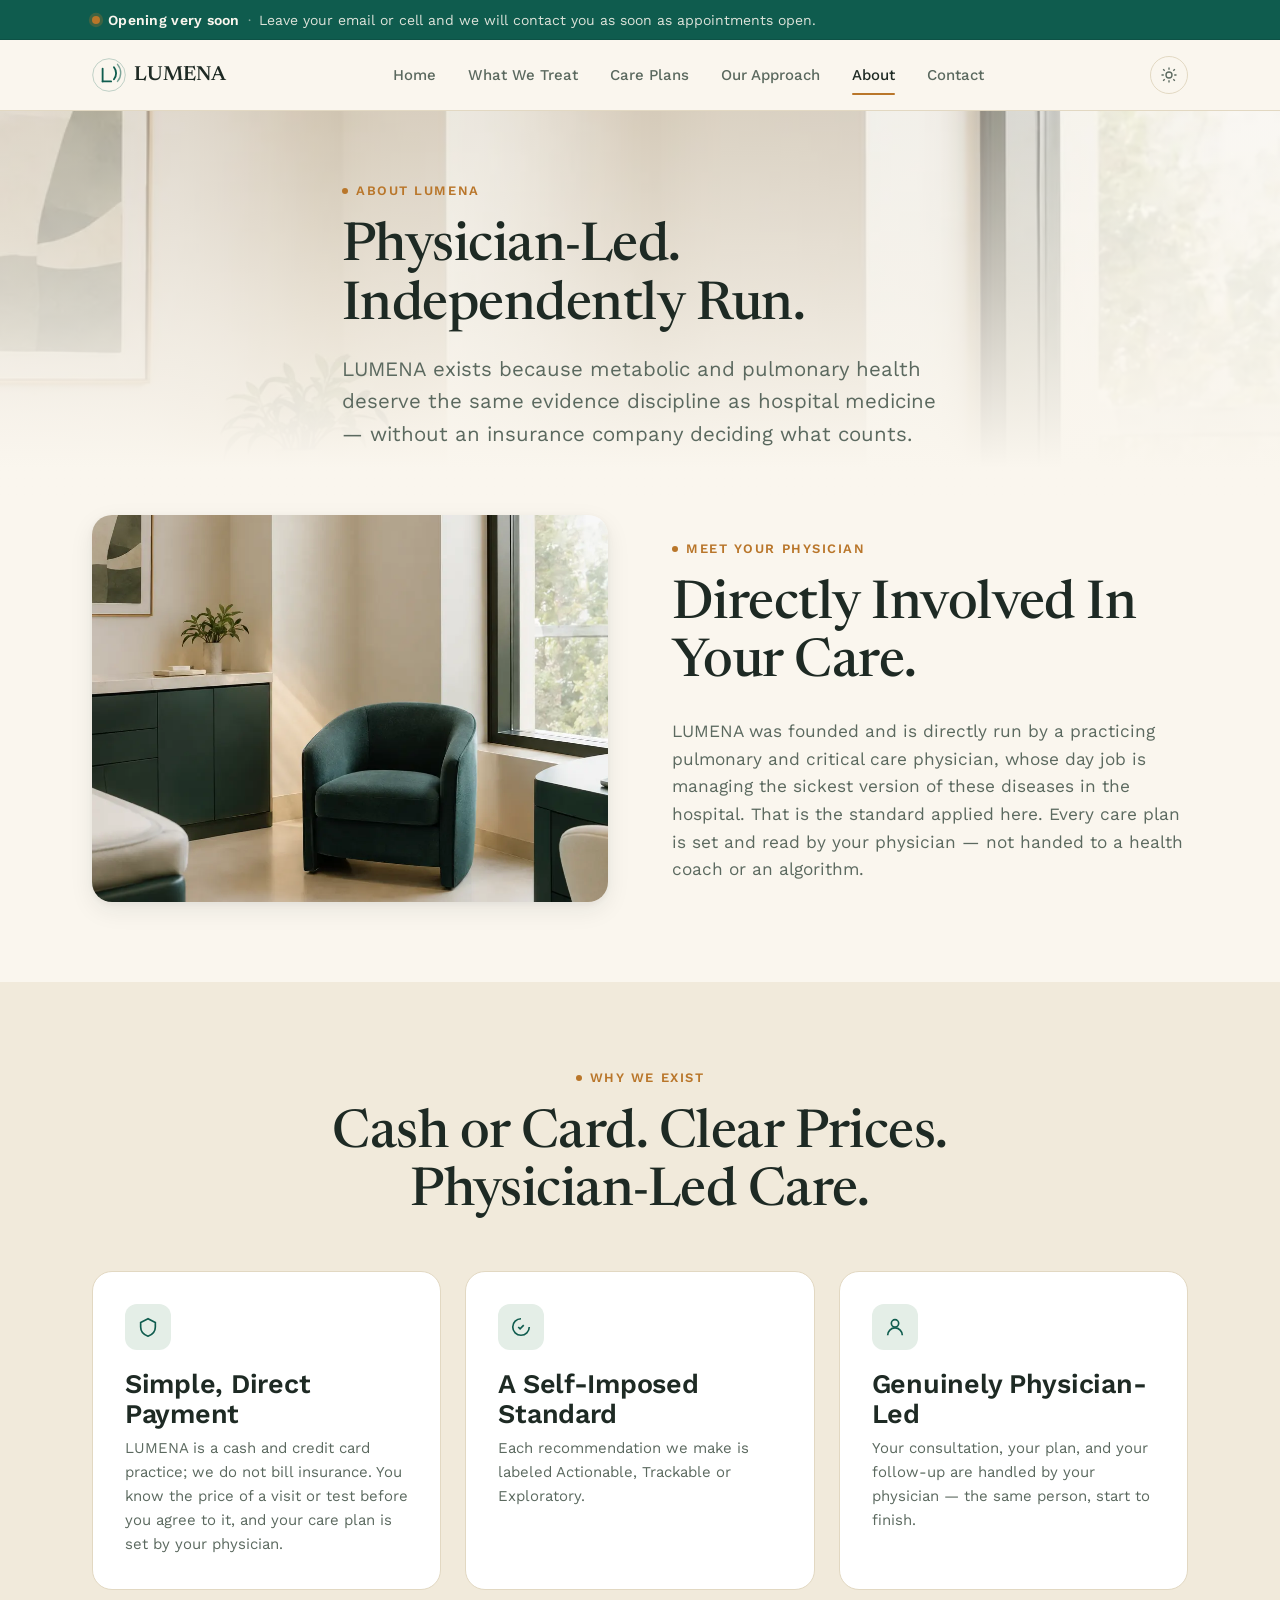
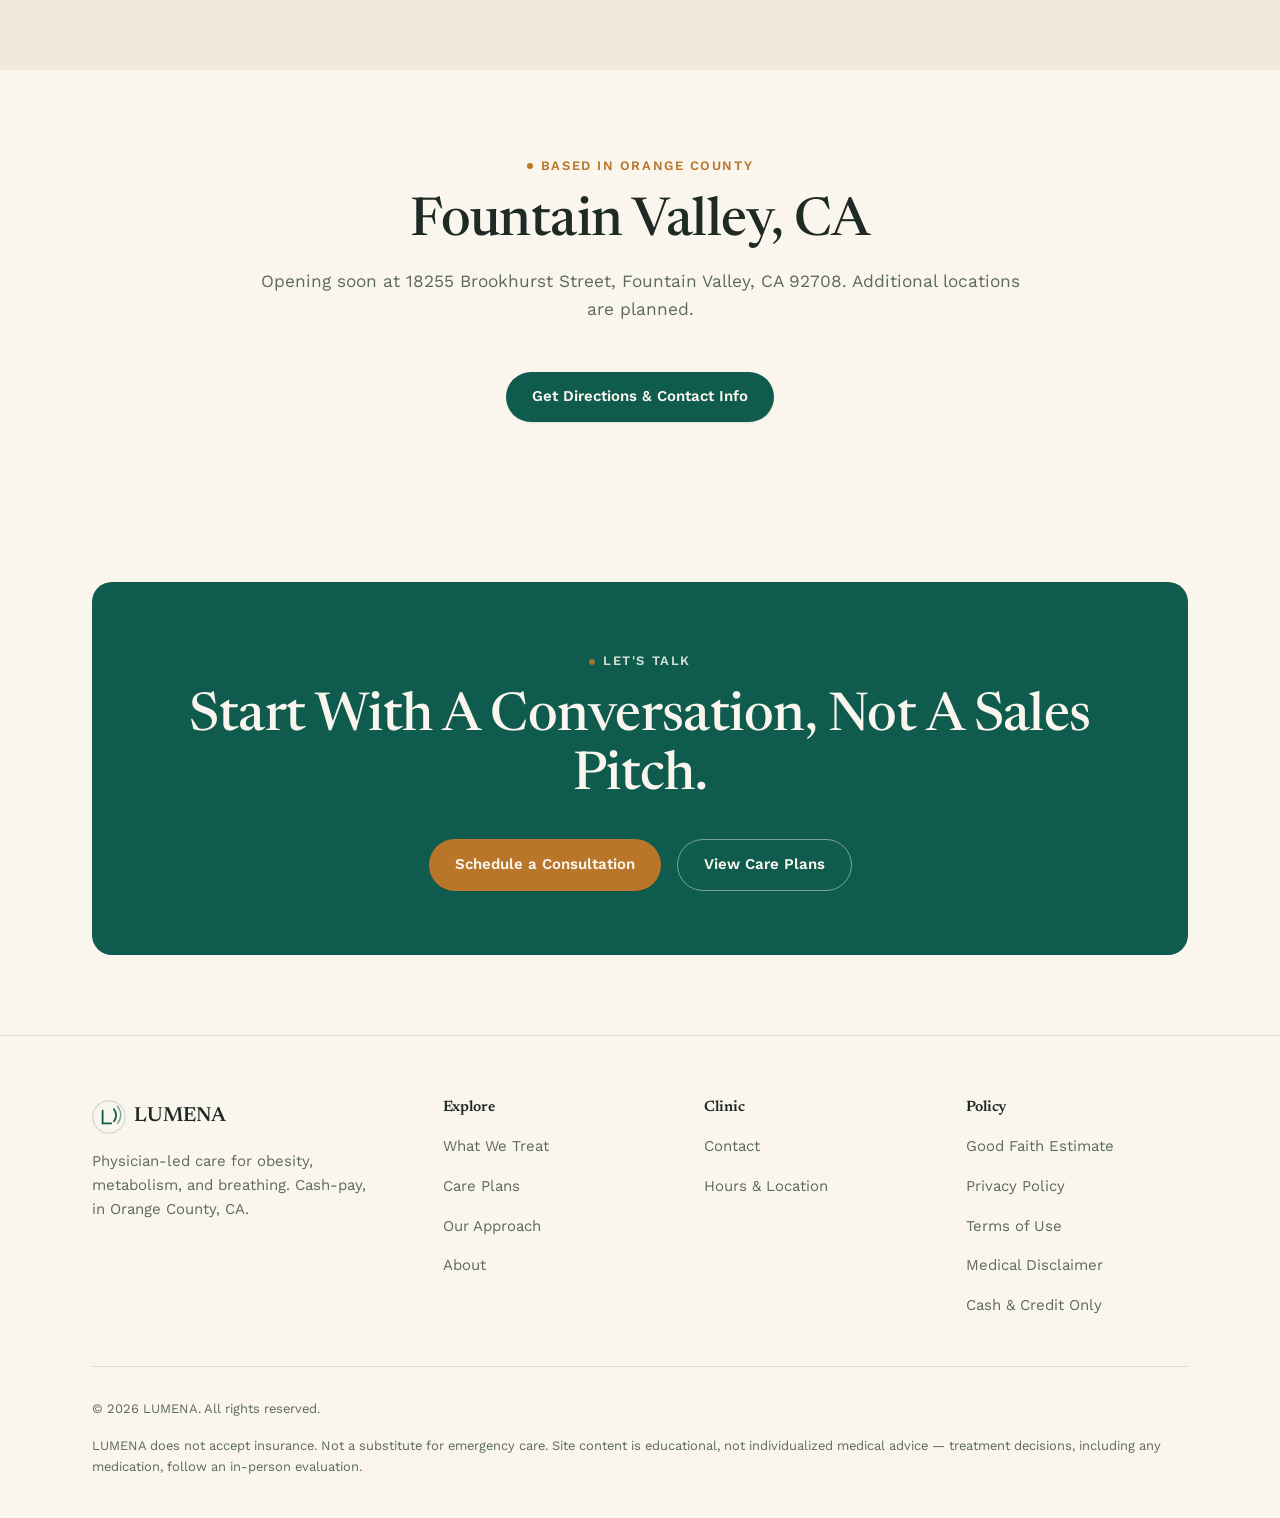
<file: about.html>
<!DOCTYPE html>
<html lang="en">
<head>
<meta charset="UTF-8">
<meta name="viewport" content="width=device-width, initial-scale=1.0">
<title>About — LUMENA</title>
<meta name="description" content="LUMENA is an independently run, physician-led clinic bringing clinical discipline to obesity, metabolic and functional assessment care, with direct-access pulmonary care as well.">
<link rel="icon" href="data:image/svg+xml,%3Csvg xmlns='http://www.w3.org/2000/svg' viewBox='0 0 48 48'%3E%3Crect width='48' height='48' rx='10' fill='%230F5C4E'/%3E%3Cpath d='M15 33V15' stroke='%23FAF6EE' stroke-width='3' stroke-linecap='round'/%3E%3Cpath d='M15 33H27' stroke='%23FAF6EE' stroke-width='3' stroke-linecap='round'/%3E%3Cpath d='M31 13c4 5 4 12 0 17' stroke='%23FAF6EE' stroke-width='3' stroke-linecap='round'/%3E%3Cpath d='M36 9c6 7 6 17 0 24' stroke='%23FAF6EE' stroke-width='2.4' stroke-linecap='round' opacity='.6'/%3E%3C/svg%3E">
<link rel="canonical" href="https://www.lumenahealthclinic.com/about.html">
<link rel="preconnect" href="https://fonts.googleapis.com">
<link rel="preconnect" href="https://fonts.gstatic.com" crossorigin>
<link rel="stylesheet" href="./base.css">
<link rel="stylesheet" href="./style.css">
</head>
<body>
<a href="#main" class="skip-link">Skip to content</a>

<div class="status-bar" role="status">
  <div class="container status-bar-inner">
    <span class="status-dot" aria-hidden="true"></span>
    <strong>Opening very soon</strong>
    <span class="status-sep" aria-hidden="true">&middot;</span>
    <span>Leave your email or cell and we will contact you as soon as appointments open.</span>
  </div>
</div>

<header class="site-header">
  <div class="container nav">
    <a href="./index.html" class="brand" aria-label="LUMENA home">
      <svg viewBox="0 0 48 48" fill="none" aria-hidden="true"><circle cx="24" cy="24" r="23" stroke="currentColor" stroke-width="1.4" opacity="0.25"/><path d="M15 33V15" stroke="currentColor" stroke-width="2.6" stroke-linecap="round"/><path d="M15 33H27" stroke="currentColor" stroke-width="2.6" stroke-linecap="round"/><path d="M31 13c4 5 4 12 0 17" stroke="currentColor" stroke-width="2.6" stroke-linecap="round"/><path d="M36 9c6 7 6 17 0 24" stroke="currentColor" stroke-width="2" stroke-linecap="round" opacity="0.55"/></svg>
      LUMENA
    </a>
    <nav class="nav-links" aria-label="Primary">
      <a href="./index.html">Home</a>
      <a href="./programs.html">What We Treat</a>
      <a href="./services.html">Care Plans</a>
      <a href="./approach.html">Our Approach</a>
      <a href="./about.html" aria-current="page">About</a>
      <a href="./contact.html">Contact</a>
    </nav>
    <div class="nav-right">
      <button class="theme-toggle" aria-label="Toggle dark mode">
        <svg class="icon-sun" viewBox="0 0 24 24" fill="none" stroke="currentColor" stroke-width="1.8"><circle cx="12" cy="12" r="4"/><path d="M12 2v3M12 19v3M4.2 4.2l2.1 2.1M17.7 17.7l2.1 2.1M2 12h3M19 12h3M4.2 19.8l2.1-2.1M17.7 6.3l2.1-2.1"/></svg>
        <svg class="icon-moon" viewBox="0 0 24 24" fill="none" stroke="currentColor" stroke-width="1.8"><path d="M21 12.5A8.5 8.5 0 1 1 11.5 3a7 7 0 0 0 9.5 9.5Z"/></svg>
      </button>
      <button class="nav-toggle" aria-label="Toggle menu">
        <svg viewBox="0 0 24 24" fill="none" stroke="currentColor" stroke-width="1.8"><path d="M3 6h18M3 12h18M3 18h18"/></svg>
      </button>
    </div>
  </div>
</header>

<main id="main">

  <section class="page-banner">
    <div class="page-banner-bg"><img src="./assets/about-room.webp" alt="" aria-hidden="true"></div>
    <div class="container page-banner-content">
      <span class="eyebrow">About LUMENA</span>
      <h1 class="mt-4" style="font-size: var(--text-3xl);">Physician-Led. Independently Run.</h1>
      <p class="lede mt-4">LUMENA exists because metabolic and pulmonary health deserve the same evidence discipline as hospital medicine — without an insurance company deciding what counts.</p>
    </div>
  </section>

  <section style="padding-top: var(--space-4);">
    <div class="container split">
      <div class="split-media">
        <img src="./assets/about-room.webp" alt="A calm, private consultation room" loading="lazy">
      </div>
      <div>
        <span class="eyebrow">Meet Your Physician</span>
        <h2 class="mt-4">Directly Involved In Your Care.</h2>
        <p class="mt-6">LUMENA was founded and is directly run by a practicing pulmonary and critical care physician, whose day job is managing the sickest version of these diseases in the hospital. That is the standard applied here. Every care plan is set and read by your physician — not handed to a health coach or an algorithm.</p>
      </div>
    </div>
  </section>

  <section style="background: var(--surface-2);">
    <div class="container">
      <div class="section-head center">
        <span class="eyebrow">Why We Exist</span>
        <h2>Cash or Card. Clear Prices. Physician-Led Care.</h2>
      </div>
      <div class="card-grid">
        <div class="info-card reveal">
          <div class="icon-wrap"><svg viewBox="0 0 24 24" fill="none" stroke="currentColor" stroke-width="1.8"><path d="M12 3 4 7v5c0 5 3.5 8.5 8 10 4.5-1.5 8-5 8-10V7l-8-4Z"/></svg></div>
          <h3>Simple, Direct Payment</h3>
          <p>LUMENA is a cash and credit card practice; we do not bill insurance. You know the price of a visit or test before you agree to it, and your care plan is set by your physician.</p>
        </div>
        <div class="info-card reveal">
          <div class="icon-wrap"><svg viewBox="0 0 24 24" fill="none" stroke="currentColor" stroke-width="1.8"><path d="M9 12l2 2 4-4M21 12a9 9 0 1 1-9-9"/></svg></div>
          <h3>A Self-Imposed Standard</h3>
          <p>Each recommendation we make is labeled Actionable, Trackable or Exploratory.</p>
        </div>
        <div class="info-card reveal">
          <div class="icon-wrap"><svg viewBox="0 0 24 24" fill="none" stroke="currentColor" stroke-width="1.8"><path d="M4 21c0-4.4 3.6-8 8-8s8 3.6 8 8"/><circle cx="12" cy="8" r="4"/></svg></div>
          <h3>Genuinely Physician-Led</h3>
          <p>Your consultation, your plan, and your follow-up are handled by your physician — the same person, start to finish.</p>
        </div>
      </div>
    </div>
  </section>

  <section id="hours">
    <div class="container">
      <div class="section-head center">
        <span class="eyebrow">Based In Orange County</span>
        <h2>Fountain Valley, CA</h2>
        <p class="mt-4" style="margin-inline:auto; text-align:center;">Opening soon at 18255 Brookhurst Street, Fountain Valley, CA 92708. Additional locations are planned.</p>
      </div>
      <div class="text-center">
        <a href="./contact.html" class="btn btn-primary">Get Directions &amp; Contact Info</a>
      </div>
    </div>
  </section>

  <section>
    <div class="container">
      <div class="cta-band">
        <span class="eyebrow" style="color: var(--on-primary); opacity:0.85;">Let's Talk</span>
        <h2 class="mt-4">Start With A Conversation, Not A Sales Pitch.</h2>
        <div class="hero-actions">
          <a href="./contact.html" class="btn btn-accent">Schedule a Consultation</a>
          <a href="./services.html" class="btn btn-ghost">View Care Plans</a>
        </div>
      </div>
    </div>
  </section>

</main>

<footer class="site-footer">
  <div class="container">
    <div class="footer-grid">
      <div class="footer-brand">
        <a href="./index.html" class="brand" aria-label="LUMENA home">
          <svg viewBox="0 0 48 48" fill="none" aria-hidden="true"><circle cx="24" cy="24" r="23" stroke="currentColor" stroke-width="1.4" opacity="0.25"/><path d="M15 33V15" stroke="currentColor" stroke-width="2.6" stroke-linecap="round"/><path d="M15 33H27" stroke="currentColor" stroke-width="2.6" stroke-linecap="round"/><path d="M31 13c4 5 4 12 0 17" stroke="currentColor" stroke-width="2.6" stroke-linecap="round"/><path d="M36 9c6 7 6 17 0 24" stroke="currentColor" stroke-width="2" stroke-linecap="round" opacity="0.55"/></svg>
          LUMENA
        </a>
        <p>Physician-led care for obesity, metabolism, and breathing. Cash-pay, in Orange County, CA.</p>
      </div>
      <div class="footer-col">
        <h4>Explore</h4>
        <ul>
            <li><a href="./programs.html">What We Treat</a></li>
        <li><a href="./services.html">Care Plans</a></li>
          <li><a href="./approach.html">Our Approach</a></li>
          <li><a href="./about.html">About</a></li>
        </ul>
      </div>
      <div class="footer-col">
        <h4>Clinic</h4>
        <ul>
          <li><a href="./contact.html">Contact</a></li>
          <li><a href="./contact.html#hours">Hours &amp; Location</a></li>
        </ul>
      </div>
      <div class="footer-col">
        <h4>Policy</h4>
        <ul>
          <li><a href="./services.html#gfe">Good Faith Estimate</a></li>
          <li><a href="./privacy.html">Privacy Policy</a></li>
          <li><a href="./terms.html">Terms of Use</a></li>
          <li><a href="./disclaimer.html">Medical Disclaimer</a></li>
          <li><span style="font-size: var(--text-sm); color: var(--text-muted);">Cash &amp; Credit Only</span></li>
        </ul>
      </div>
    </div>
    <div class="footer-bottom">
      <span>© <span data-year>2026</span> LUMENA. All rights reserved.</span>
      <span>LUMENA does not accept insurance. Not a substitute for emergency care. Site content is educational, not individualized medical advice — treatment decisions, including any medication, follow an in-person evaluation.</span>
    </div>
  </div>
</footer>

<script src="./app.js"></script>
</body>
</html>
</file>
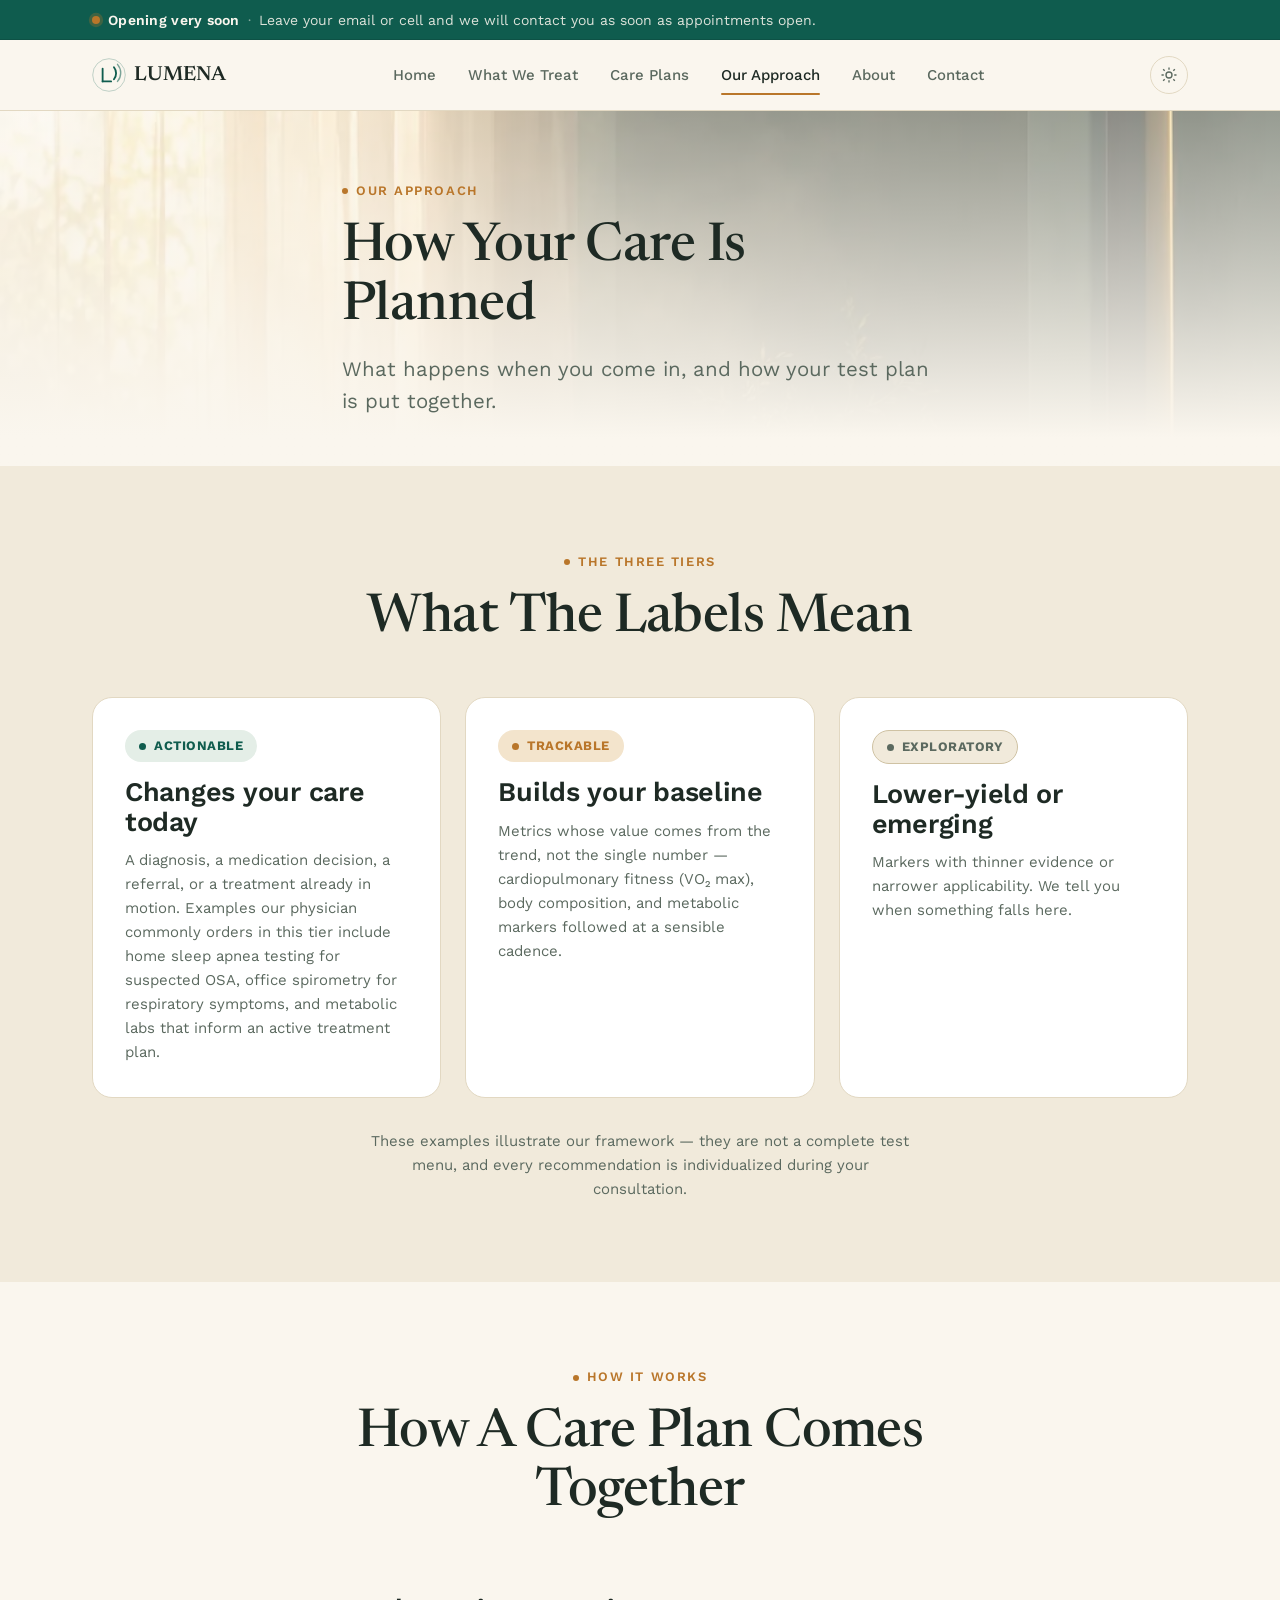
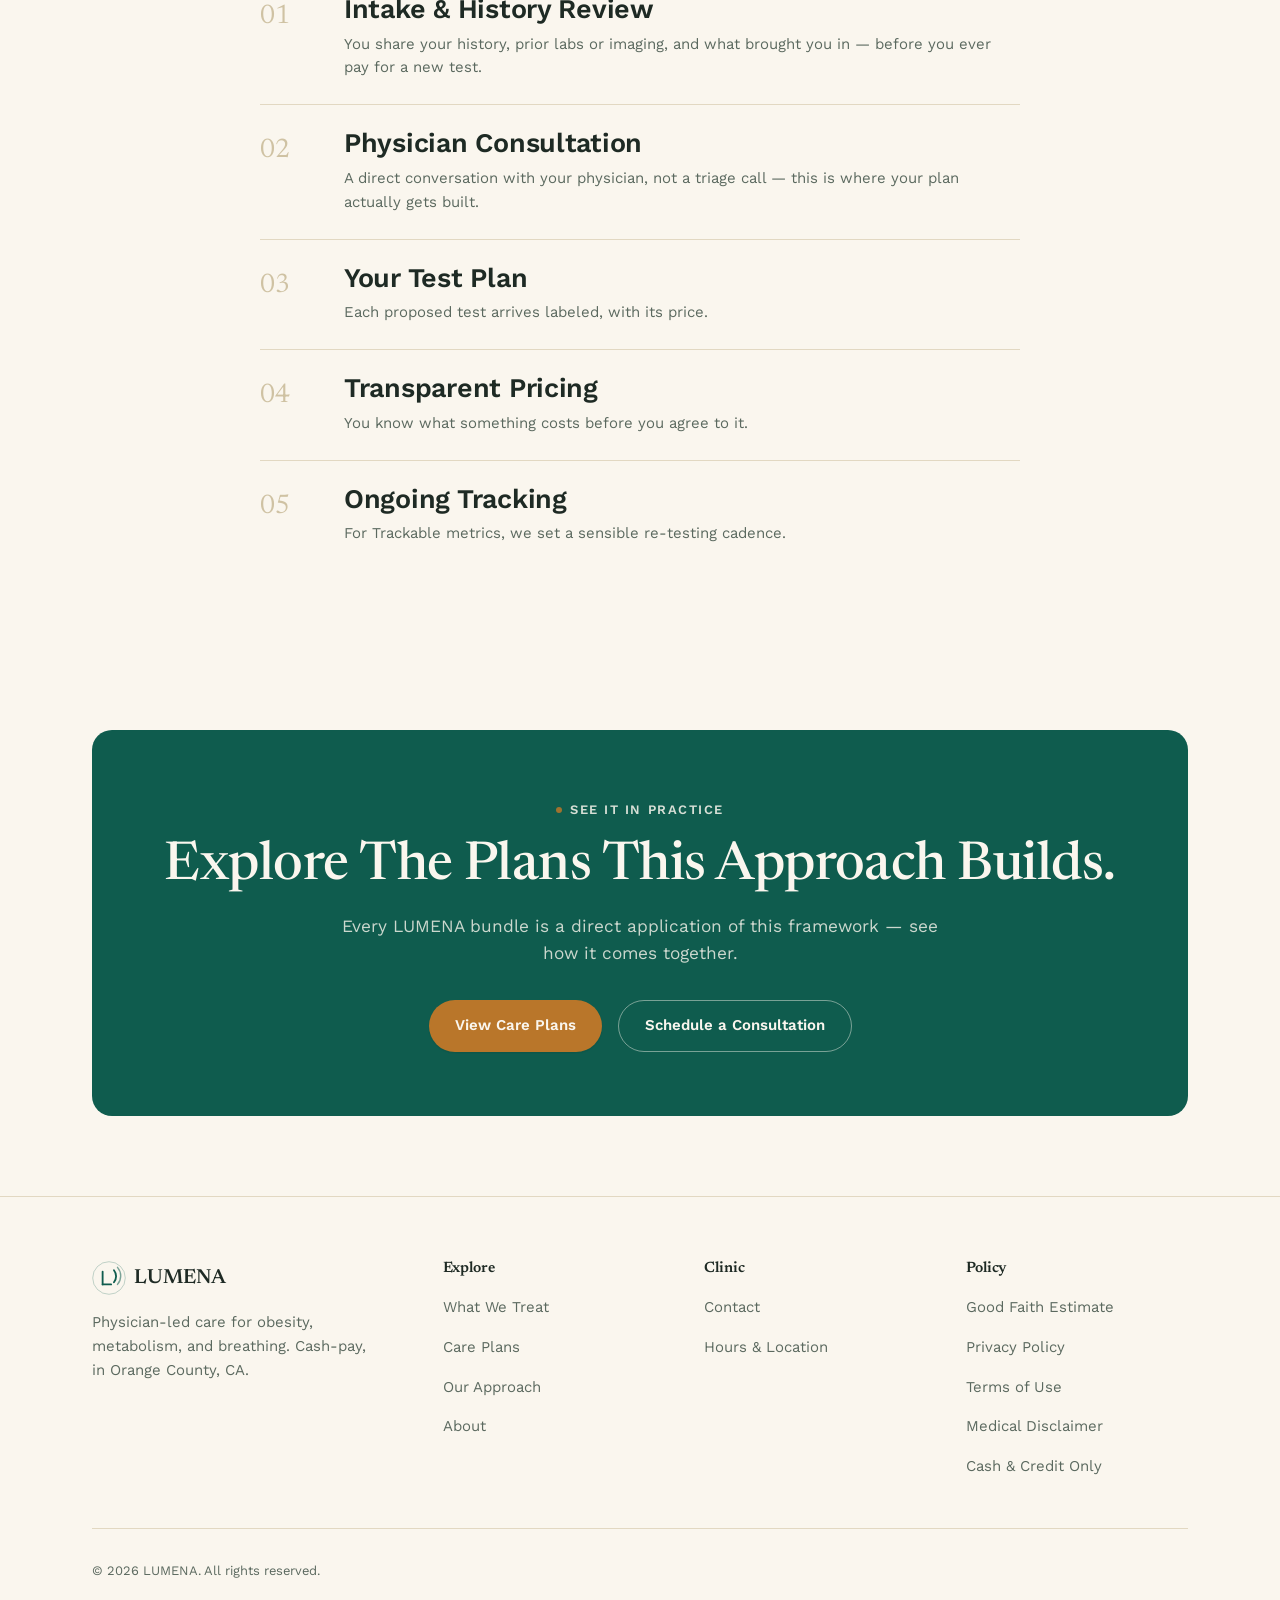
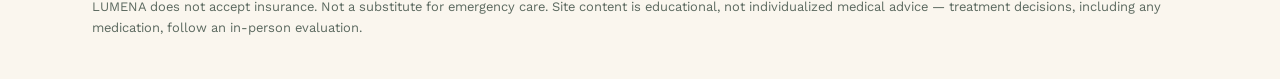
<file: approach.html>
<!DOCTYPE html>
<html lang="en">
<head>
<meta charset="UTF-8">
<meta name="viewport" content="width=device-width, initial-scale=1.0">
<title>Our Approach — LUMENA</title>
<meta name="description" content="How LUMENA plans your care, what the Actionable, Trackable and Exploratory labels mean, and how a test plan comes together.">
<link rel="icon" href="data:image/svg+xml,%3Csvg xmlns='http://www.w3.org/2000/svg' viewBox='0 0 48 48'%3E%3Crect width='48' height='48' rx='10' fill='%230F5C4E'/%3E%3Cpath d='M15 33V15' stroke='%23FAF6EE' stroke-width='3' stroke-linecap='round'/%3E%3Cpath d='M15 33H27' stroke='%23FAF6EE' stroke-width='3' stroke-linecap='round'/%3E%3Cpath d='M31 13c4 5 4 12 0 17' stroke='%23FAF6EE' stroke-width='3' stroke-linecap='round'/%3E%3Cpath d='M36 9c6 7 6 17 0 24' stroke='%23FAF6EE' stroke-width='2.4' stroke-linecap='round' opacity='.6'/%3E%3C/svg%3E">
<link rel="canonical" href="https://www.lumenahealthclinic.com/approach.html">
<link rel="preconnect" href="https://fonts.googleapis.com">
<link rel="preconnect" href="https://fonts.gstatic.com" crossorigin>
<link rel="stylesheet" href="./base.css">
<link rel="stylesheet" href="./style.css">
</head>
<body>
<a href="#main" class="skip-link">Skip to content</a>

<div class="status-bar" role="status">
  <div class="container status-bar-inner">
    <span class="status-dot" aria-hidden="true"></span>
    <strong>Opening very soon</strong>
    <span class="status-sep" aria-hidden="true">&middot;</span>
    <span>Leave your email or cell and we will contact you as soon as appointments open.</span>
  </div>
</div>

<header class="site-header">
  <div class="container nav">
    <a href="./index.html" class="brand" aria-label="LUMENA home">
      <svg viewBox="0 0 48 48" fill="none" aria-hidden="true"><circle cx="24" cy="24" r="23" stroke="currentColor" stroke-width="1.4" opacity="0.25"/><path d="M15 33V15" stroke="currentColor" stroke-width="2.6" stroke-linecap="round"/><path d="M15 33H27" stroke="currentColor" stroke-width="2.6" stroke-linecap="round"/><path d="M31 13c4 5 4 12 0 17" stroke="currentColor" stroke-width="2.6" stroke-linecap="round"/><path d="M36 9c6 7 6 17 0 24" stroke="currentColor" stroke-width="2" stroke-linecap="round" opacity="0.55"/></svg>
      LUMENA
    </a>
    <nav class="nav-links" aria-label="Primary">
      <a href="./index.html">Home</a>
      <a href="./programs.html">What We Treat</a>
      <a href="./services.html">Care Plans</a>
      <a href="./approach.html" aria-current="page">Our Approach</a>
      <a href="./about.html">About</a>
      <a href="./contact.html">Contact</a>
    </nav>
    <div class="nav-right">
      <button class="theme-toggle" aria-label="Toggle dark mode">
        <svg class="icon-sun" viewBox="0 0 24 24" fill="none" stroke="currentColor" stroke-width="1.8"><circle cx="12" cy="12" r="4"/><path d="M12 2v3M12 19v3M4.2 4.2l2.1 2.1M17.7 17.7l2.1 2.1M2 12h3M19 12h3M4.2 19.8l2.1-2.1M17.7 6.3l2.1-2.1"/></svg>
        <svg class="icon-moon" viewBox="0 0 24 24" fill="none" stroke="currentColor" stroke-width="1.8"><path d="M21 12.5A8.5 8.5 0 1 1 11.5 3a7 7 0 0 0 9.5 9.5Z"/></svg>
      </button>
      <button class="nav-toggle" aria-label="Toggle menu">
        <svg viewBox="0 0 24 24" fill="none" stroke="currentColor" stroke-width="1.8"><path d="M3 6h18M3 12h18M3 18h18"/></svg>
      </button>
    </div>
  </div>
</header>

<main id="main">

  <section class="page-banner">
    <div class="page-banner-bg"><img src="./assets/hero-breath.webp" alt="" aria-hidden="true"></div>
    <div class="container page-banner-content">
      <span class="eyebrow">Our Approach</span>
      <h1 class="mt-4" style="font-size: var(--text-3xl);">How Your Care Is Planned</h1>
      <p class="lede mt-4">What happens when you come in, and how your test plan is put together.</p>
    </div>
  </section>

  <section style="background: var(--surface-2);">
    <div class="container">
      <div class="section-head center">
        <span class="eyebrow">The Three Tiers</span>
        <h2>What The Labels Mean</h2>
      </div>
      <div class="tier-grid">
        <div class="tier-card reveal">
          <span class="tier-badge tier-actionable">Actionable</span>
          <h3>Changes your care today</h3>
          <p>A diagnosis, a medication decision, a referral, or a treatment already in motion. Examples our physician commonly orders in this tier include home sleep apnea testing for suspected OSA, office spirometry for respiratory symptoms, and metabolic labs that inform an active treatment plan.</p>
        </div>
        <div class="tier-card reveal">
          <span class="tier-badge tier-trackable">Trackable</span>
          <h3>Builds your baseline</h3>
          <p>Metrics whose value comes from the trend, not the single number — cardiopulmonary fitness (VO₂ max), body composition, and metabolic markers followed at a sensible cadence.</p>
        </div>
        <div class="tier-card reveal">
          <span class="tier-badge tier-exploratory">Exploratory</span>
          <h3>Lower-yield or emerging</h3>
          <p>Markers with thinner evidence or narrower applicability. We tell you when something falls here.</p>
        </div>
      </div>
      <p class="text-center mt-8" style="font-size: var(--text-sm); color: var(--text-muted); max-width: 60ch; margin-inline:auto;">These examples illustrate our framework — they are not a complete test menu, and every recommendation is individualized during your consultation.</p>
    </div>
  </section>

  <section>
    <div class="container">
      <div class="section-head center">
        <span class="eyebrow">How It Works</span>
        <h2>How A Care Plan Comes Together</h2>
      </div>
      <div class="process-list" style="max-width: 760px; margin-inline: auto;">
        <div class="process-item reveal">
          <div class="process-num">01</div>
          <div>
            <h3>Intake &amp; History Review</h3>
            <p>You share your history, prior labs or imaging, and what brought you in — before you ever pay for a new test.</p>
          </div>
        </div>
        <div class="process-item reveal">
          <div class="process-num">02</div>
          <div>
            <h3>Physician Consultation</h3>
            <p>A direct conversation with your physician, not a triage call — this is where your plan actually gets built.</p>
          </div>
        </div>
        <div class="process-item reveal">
          <div class="process-num">03</div>
          <div>
            <h3>Your Test Plan</h3>
            <p>Each proposed test arrives labeled, with its price.</p>
          </div>
        </div>
        <div class="process-item reveal">
          <div class="process-num">04</div>
          <div>
            <h3>Transparent Pricing</h3>
            <p>You know what something costs before you agree to it.</p>
          </div>
        </div>
        <div class="process-item reveal">
          <div class="process-num">05</div>
          <div>
            <h3>Ongoing Tracking</h3>
            <p>For Trackable metrics, we set a sensible re-testing cadence.</p>
          </div>
        </div>
      </div>
    </div>
  </section>

  <section>
    <div class="container">
      <div class="cta-band">
        <span class="eyebrow" style="color: var(--on-primary); opacity:0.85;">See It In Practice</span>
        <h2 class="mt-4">Explore The Plans This Approach Builds.</h2>
        <p class="mt-4">Every LUMENA bundle is a direct application of this framework — see how it comes together.</p>
        <div class="hero-actions">
          <a href="./services.html" class="btn btn-accent">View Care Plans</a>
          <a href="./contact.html" class="btn btn-ghost">Schedule a Consultation</a>
        </div>
      </div>
    </div>
  </section>

</main>

<footer class="site-footer">
  <div class="container">
    <div class="footer-grid">
      <div class="footer-brand">
        <a href="./index.html" class="brand" aria-label="LUMENA home">
          <svg viewBox="0 0 48 48" fill="none" aria-hidden="true"><circle cx="24" cy="24" r="23" stroke="currentColor" stroke-width="1.4" opacity="0.25"/><path d="M15 33V15" stroke="currentColor" stroke-width="2.6" stroke-linecap="round"/><path d="M15 33H27" stroke="currentColor" stroke-width="2.6" stroke-linecap="round"/><path d="M31 13c4 5 4 12 0 17" stroke="currentColor" stroke-width="2.6" stroke-linecap="round"/><path d="M36 9c6 7 6 17 0 24" stroke="currentColor" stroke-width="2" stroke-linecap="round" opacity="0.55"/></svg>
          LUMENA
        </a>
        <p>Physician-led care for obesity, metabolism, and breathing. Cash-pay, in Orange County, CA.</p>
      </div>
      <div class="footer-col">
        <h4>Explore</h4>
        <ul>
            <li><a href="./programs.html">What We Treat</a></li>
        <li><a href="./services.html">Care Plans</a></li>
          <li><a href="./approach.html">Our Approach</a></li>
          <li><a href="./about.html">About</a></li>
        </ul>
      </div>
      <div class="footer-col">
        <h4>Clinic</h4>
        <ul>
          <li><a href="./contact.html">Contact</a></li>
          <li><a href="./contact.html#hours">Hours &amp; Location</a></li>
        </ul>
      </div>
      <div class="footer-col">
        <h4>Policy</h4>
        <ul>
          <li><a href="./services.html#gfe">Good Faith Estimate</a></li>
          <li><a href="./privacy.html">Privacy Policy</a></li>
          <li><a href="./terms.html">Terms of Use</a></li>
          <li><a href="./disclaimer.html">Medical Disclaimer</a></li>
          <li><span style="font-size: var(--text-sm); color: var(--text-muted);">Cash &amp; Credit Only</span></li>
        </ul>
      </div>
    </div>
    <div class="footer-bottom">
      <span>© <span data-year>2026</span> LUMENA. All rights reserved.</span>
      <span>LUMENA does not accept insurance. Not a substitute for emergency care. Site content is educational, not individualized medical advice — treatment decisions, including any medication, follow an in-person evaluation.</span>
    </div>
  </div>
</footer>

<script src="./app.js"></script>
</body>
</html>
</file>
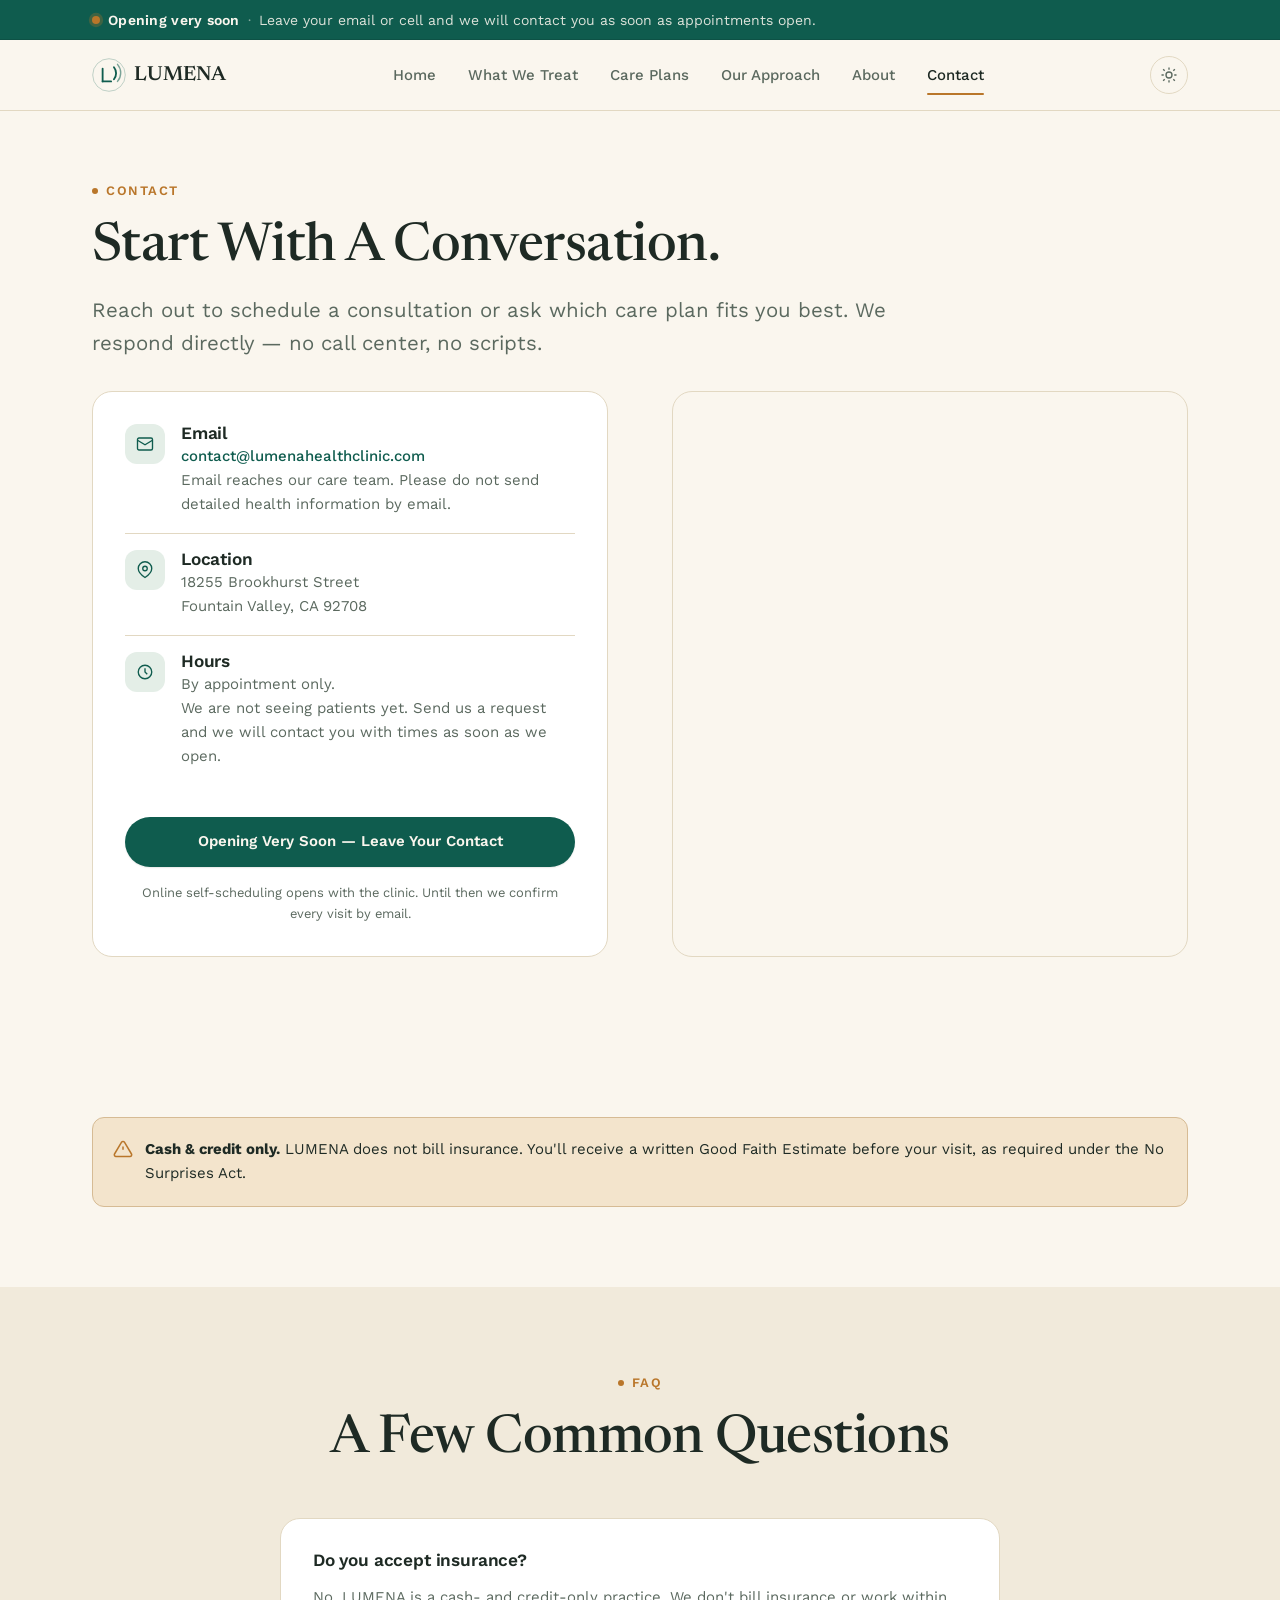
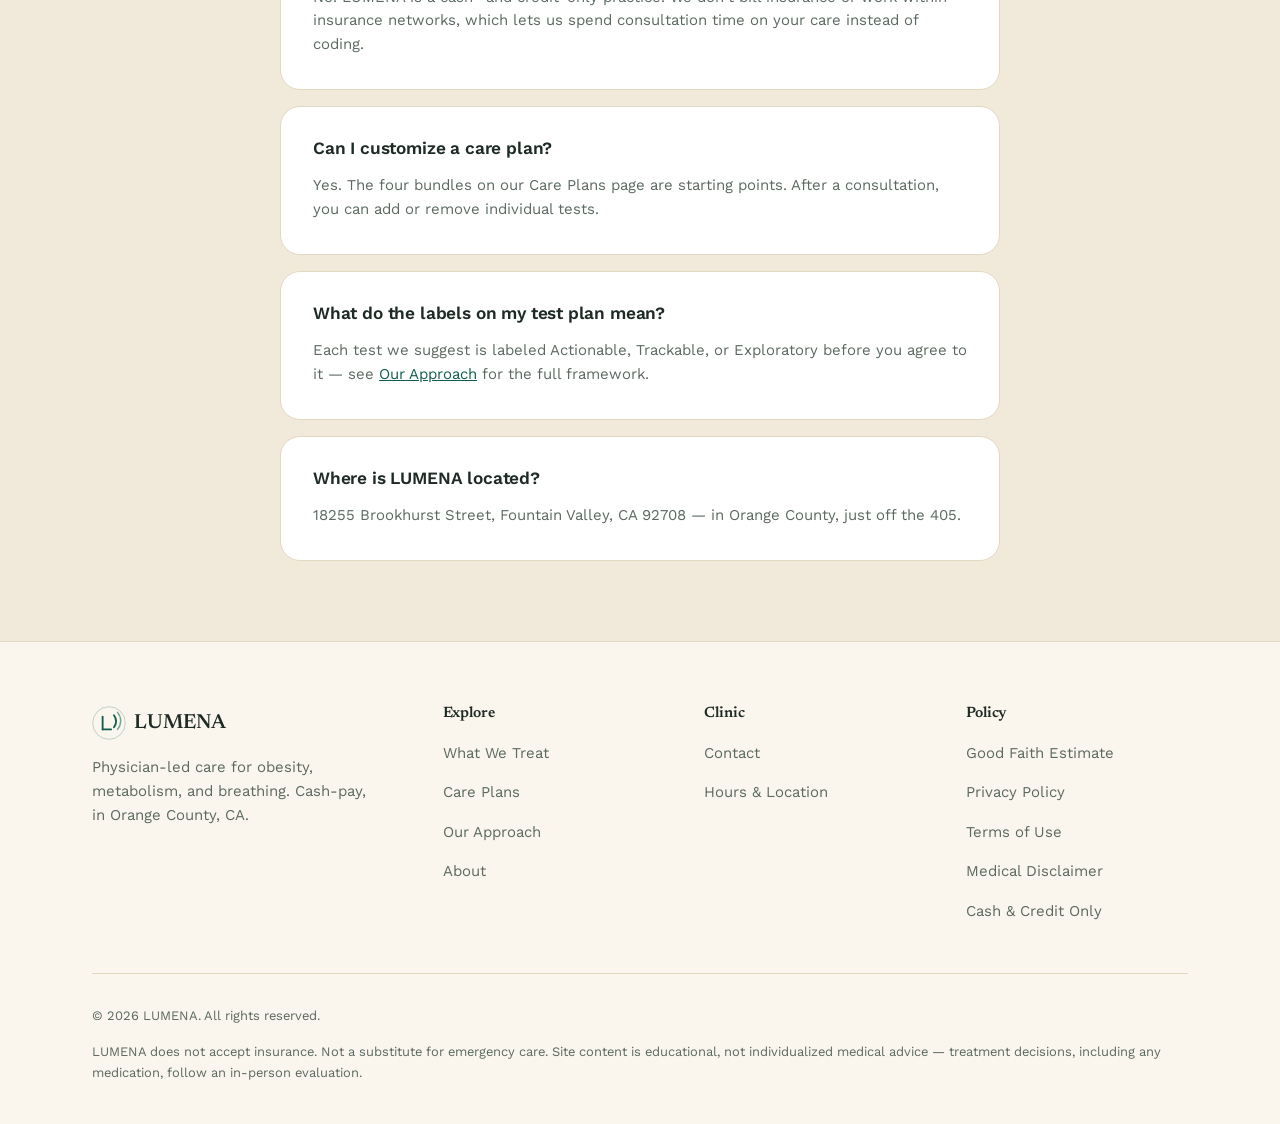
<file: contact.html>
<!DOCTYPE html>
<html lang="en">
<head>
<meta charset="UTF-8">
<meta name="viewport" content="width=device-width, initial-scale=1.0">
<title>Contact — LUMENA</title>
<meta name="description" content="Schedule a consultation with LUMENA in Fountain Valley, CA. Cash and credit only — no insurance.">
<link rel="icon" href="data:image/svg+xml,%3Csvg xmlns='http://www.w3.org/2000/svg' viewBox='0 0 48 48'%3E%3Crect width='48' height='48' rx='10' fill='%230F5C4E'/%3E%3Cpath d='M15 33V15' stroke='%23FAF6EE' stroke-width='3' stroke-linecap='round'/%3E%3Cpath d='M15 33H27' stroke='%23FAF6EE' stroke-width='3' stroke-linecap='round'/%3E%3Cpath d='M31 13c4 5 4 12 0 17' stroke='%23FAF6EE' stroke-width='3' stroke-linecap='round'/%3E%3Cpath d='M36 9c6 7 6 17 0 24' stroke='%23FAF6EE' stroke-width='2.4' stroke-linecap='round' opacity='.6'/%3E%3C/svg%3E">
<link rel="canonical" href="https://www.lumenahealthclinic.com/contact.html">
<link rel="preconnect" href="https://fonts.googleapis.com">
<link rel="preconnect" href="https://fonts.gstatic.com" crossorigin>
<link rel="stylesheet" href="./base.css">
<link rel="stylesheet" href="./style.css">
</head>
<body>
<a href="#main" class="skip-link">Skip to content</a>

<div class="status-bar" role="status">
  <div class="container status-bar-inner">
    <span class="status-dot" aria-hidden="true"></span>
    <strong>Opening very soon</strong>
    <span class="status-sep" aria-hidden="true">&middot;</span>
    <span>Leave your email or cell and we will contact you as soon as appointments open.</span>
  </div>
</div>

<header class="site-header">
  <div class="container nav">
    <a href="./index.html" class="brand" aria-label="LUMENA home">
      <svg viewBox="0 0 48 48" fill="none" aria-hidden="true"><circle cx="24" cy="24" r="23" stroke="currentColor" stroke-width="1.4" opacity="0.25"/><path d="M15 33V15" stroke="currentColor" stroke-width="2.6" stroke-linecap="round"/><path d="M15 33H27" stroke="currentColor" stroke-width="2.6" stroke-linecap="round"/><path d="M31 13c4 5 4 12 0 17" stroke="currentColor" stroke-width="2.6" stroke-linecap="round"/><path d="M36 9c6 7 6 17 0 24" stroke="currentColor" stroke-width="2" stroke-linecap="round" opacity="0.55"/></svg>
      LUMENA
    </a>
    <nav class="nav-links" aria-label="Primary">
      <a href="./index.html">Home</a>
      <a href="./programs.html">What We Treat</a>
      <a href="./services.html">Care Plans</a>
      <a href="./approach.html">Our Approach</a>
      <a href="./about.html">About</a>
      <a href="./contact.html" aria-current="page">Contact</a>
    </nav>
    <div class="nav-right">
      <button class="theme-toggle" aria-label="Toggle dark mode">
        <svg class="icon-sun" viewBox="0 0 24 24" fill="none" stroke="currentColor" stroke-width="1.8"><circle cx="12" cy="12" r="4"/><path d="M12 2v3M12 19v3M4.2 4.2l2.1 2.1M17.7 17.7l2.1 2.1M2 12h3M19 12h3M4.2 19.8l2.1-2.1M17.7 6.3l2.1-2.1"/></svg>
        <svg class="icon-moon" viewBox="0 0 24 24" fill="none" stroke="currentColor" stroke-width="1.8"><path d="M21 12.5A8.5 8.5 0 1 1 11.5 3a7 7 0 0 0 9.5 9.5Z"/></svg>
      </button>
      <button class="nav-toggle" aria-label="Toggle menu">
        <svg viewBox="0 0 24 24" fill="none" stroke="currentColor" stroke-width="1.8"><path d="M3 6h18M3 12h18M3 18h18"/></svg>
      </button>
    </div>
  </div>
</header>

<main id="main">

  <section class="page-banner" style="padding-block: var(--space-16) var(--space-8);">
    <div class="container">
      <span class="eyebrow">Contact</span>
      <h1 class="mt-4" style="font-size: var(--text-3xl);">Start With A Conversation.</h1>
      <p class="lede mt-4">Reach out to schedule a consultation or ask which care plan fits you best. We respond directly — no call center, no scripts.</p>
    </div>
  </section>

  <section id="hours" style="padding-top: 0;">
    <div class="container contact-grid">
      <div>
        <div class="contact-card">
          <div class="contact-row">
            <div class="icon-wrap"><svg viewBox="0 0 24 24" fill="none" stroke="currentColor" stroke-width="1.8"><rect x="2" y="4" width="20" height="16" rx="2"/><path d="m2 7 10 6 10-6"/></svg></div>
            <div>
              <h4>Email</h4>
              <p><a href="mailto:lrubio@lumenahealthclinic.com?subject=%5BLUMENA%20NEW%20INQUIRY%5D%20Request%20to%20connect&amp;body=Hello%20LUMENA%2C%0AI%27m%20interested%20in%20learning%20more%20or%20scheduling%20a%20visit.%0APreferred%20name%3A%0ABest%20callback%20number%20%28optional%29%3A%0ABest%20time%20to%20reach%20me%3A%0A%0APlease%20do%20not%20include%20medical%20records%20or%20detailed%20health%20information%20in%20this%20email.">contact@<wbr>lumenahealthclinic.com</a><br><span style="color: var(--text-muted);">Email reaches our care team. Please do not send detailed health information by email.</span></p>
            </div>
          </div>
          <div class="contact-row">
            <div class="icon-wrap"><svg viewBox="0 0 24 24" fill="none" stroke="currentColor" stroke-width="1.8"><path d="M21 10c0 6-9 12-9 12s-9-6-9-12a9 9 0 1 1 18 0Z"/><circle cx="12" cy="10" r="3"/></svg></div>
            <div>
              <h4>Location</h4>
              <p>18255 Brookhurst Street<br>Fountain Valley, CA 92708</p>
            </div>
          </div>
          <div class="contact-row">
            <div class="icon-wrap"><svg viewBox="0 0 24 24" fill="none" stroke="currentColor" stroke-width="1.8"><circle cx="12" cy="12" r="9"/><path d="M12 7v5l3 3"/></svg></div>
            <div>
              <h4>Hours</h4>
              <p>By appointment only.<br><span style="color: var(--text-muted);">We are not seeing patients yet. Send us a request and we will contact you with times as soon as we open.</span></p>
            </div>
          </div>
          <a href="mailto:lrubio@lumenahealthclinic.com?subject=%5BLUMENA%20NEW%20INQUIRY%5D%20Request%20to%20connect&amp;body=Hello%20LUMENA%2C%0AI%27m%20interested%20in%20learning%20more%20or%20scheduling%20a%20visit.%0APreferred%20name%3A%0ABest%20callback%20number%20%28optional%29%3A%0ABest%20time%20to%20reach%20me%3A%0A%0APlease%20do%20not%20include%20medical%20records%20or%20detailed%20health%20information%20in%20this%20email." class="btn btn-primary btn-block mt-8">Opening Very Soon &mdash; Leave Your Contact</a>
          <p class="text-center mt-4" style="font-size: var(--text-xs); color: var(--text-muted);">Online self-scheduling opens with the clinic. Until then we confirm every visit by email.</p>
        </div>
      </div>
      <div class="map-frame">
        <iframe
          src="https://www.google.com/maps?q=18255+Brookhurst+St,+Fountain+Valley,+CA+92708&output=embed"
          title="Map showing the Fountain Valley, CA service area"
          loading="lazy"
          referrerpolicy="no-referrer-when-downgrade"></iframe>
      </div>
    </div>
  </section>

  <section>
    <div class="container">
      <div class="notice">
        <svg viewBox="0 0 24 24" fill="none" stroke="currentColor" stroke-width="1.8"><path d="M12 9v4M12 17h.01M10.29 3.86 1.82 18a2 2 0 0 0 1.71 3h16.94a2 2 0 0 0 1.71-3L13.71 3.86a2 2 0 0 0-3.42 0Z"/></svg>
        <div>
          <strong>Cash &amp; credit only.</strong> LUMENA does not bill insurance. You'll receive a written Good Faith Estimate before your visit, as required under the No Surprises Act.
        </div>
      </div>
    </div>
  </section>

  <section style="background: var(--surface-2);">
    <div class="container">
      <div class="section-head center">
        <span class="eyebrow">FAQ</span>
        <h2>A Few Common Questions</h2>
      </div>
      <div style="max-width: 720px; margin-inline:auto; display:flex; flex-direction:column; gap: var(--space-4);">
        <div class="contact-card"><h3 style="font-size:var(--text-base); margin:0;">Do you accept insurance?</h3>
          <p class="mt-4" style="font-size: var(--text-sm);">No. LUMENA is a cash- and credit-only practice. We don't bill insurance or work within insurance networks, which lets us spend consultation time on your care instead of coding.</p>
        </div>
        <div class="contact-card"><h3 style="font-size:var(--text-base); margin:0;">Can I customize a care plan?</h3>
          <p class="mt-4" style="font-size: var(--text-sm);">Yes. The four bundles on our Care Plans page are starting points. After a consultation, you can add or remove individual tests.</p>
        </div>
        <div class="contact-card"><h3 style="font-size:var(--text-base); margin:0;">What do the labels on my test plan mean?</h3>
          <p class="mt-4" style="font-size: var(--text-sm);">Each test we suggest is labeled Actionable, Trackable, or Exploratory before you agree to it — see <a href="./approach.html" style="color: var(--primary); text-decoration: underline;">Our Approach</a> for the full framework.</p>
        </div>
        <div class="contact-card"><h3 style="font-size:var(--text-base); margin:0;">Where is LUMENA located?</h3>
          <p class="mt-4" style="font-size: var(--text-sm);">18255 Brookhurst Street, Fountain Valley, CA 92708 — in Orange County, just off the 405.</p>
        </div>
      </div>
    </div>
  </section>

</main>

<footer class="site-footer">
  <div class="container">
    <div class="footer-grid">
      <div class="footer-brand">
        <a href="./index.html" class="brand" aria-label="LUMENA home">
          <svg viewBox="0 0 48 48" fill="none" aria-hidden="true"><circle cx="24" cy="24" r="23" stroke="currentColor" stroke-width="1.4" opacity="0.25"/><path d="M15 33V15" stroke="currentColor" stroke-width="2.6" stroke-linecap="round"/><path d="M15 33H27" stroke="currentColor" stroke-width="2.6" stroke-linecap="round"/><path d="M31 13c4 5 4 12 0 17" stroke="currentColor" stroke-width="2.6" stroke-linecap="round"/><path d="M36 9c6 7 6 17 0 24" stroke="currentColor" stroke-width="2" stroke-linecap="round" opacity="0.55"/></svg>
          LUMENA
        </a>
        <p>Physician-led care for obesity, metabolism, and breathing. Cash-pay, in Orange County, CA.</p>
      </div>
      <div class="footer-col">
        <h4>Explore</h4>
        <ul>
            <li><a href="./programs.html">What We Treat</a></li>
        <li><a href="./services.html">Care Plans</a></li>
          <li><a href="./approach.html">Our Approach</a></li>
          <li><a href="./about.html">About</a></li>
        </ul>
      </div>
      <div class="footer-col">
        <h4>Clinic</h4>
        <ul>
          <li><a href="./contact.html">Contact</a></li>
          <li><a href="./contact.html#hours">Hours &amp; Location</a></li>
        </ul>
      </div>
      <div class="footer-col">
        <h4>Policy</h4>
        <ul>
          <li><a href="./services.html#gfe">Good Faith Estimate</a></li>
          <li><a href="./privacy.html">Privacy Policy</a></li>
          <li><a href="./terms.html">Terms of Use</a></li>
          <li><a href="./disclaimer.html">Medical Disclaimer</a></li>
          <li><span style="font-size: var(--text-sm); color: var(--text-muted);">Cash &amp; Credit Only</span></li>
        </ul>
      </div>
    </div>
    <div class="footer-bottom">
      <span>© <span data-year>2026</span> LUMENA. All rights reserved.</span>
      <span>LUMENA does not accept insurance. Not a substitute for emergency care. Site content is educational, not individualized medical advice — treatment decisions, including any medication, follow an in-person evaluation.</span>
    </div>
  </div>
</footer>

<script src="./app.js"></script>
</body>
</html>
</file>
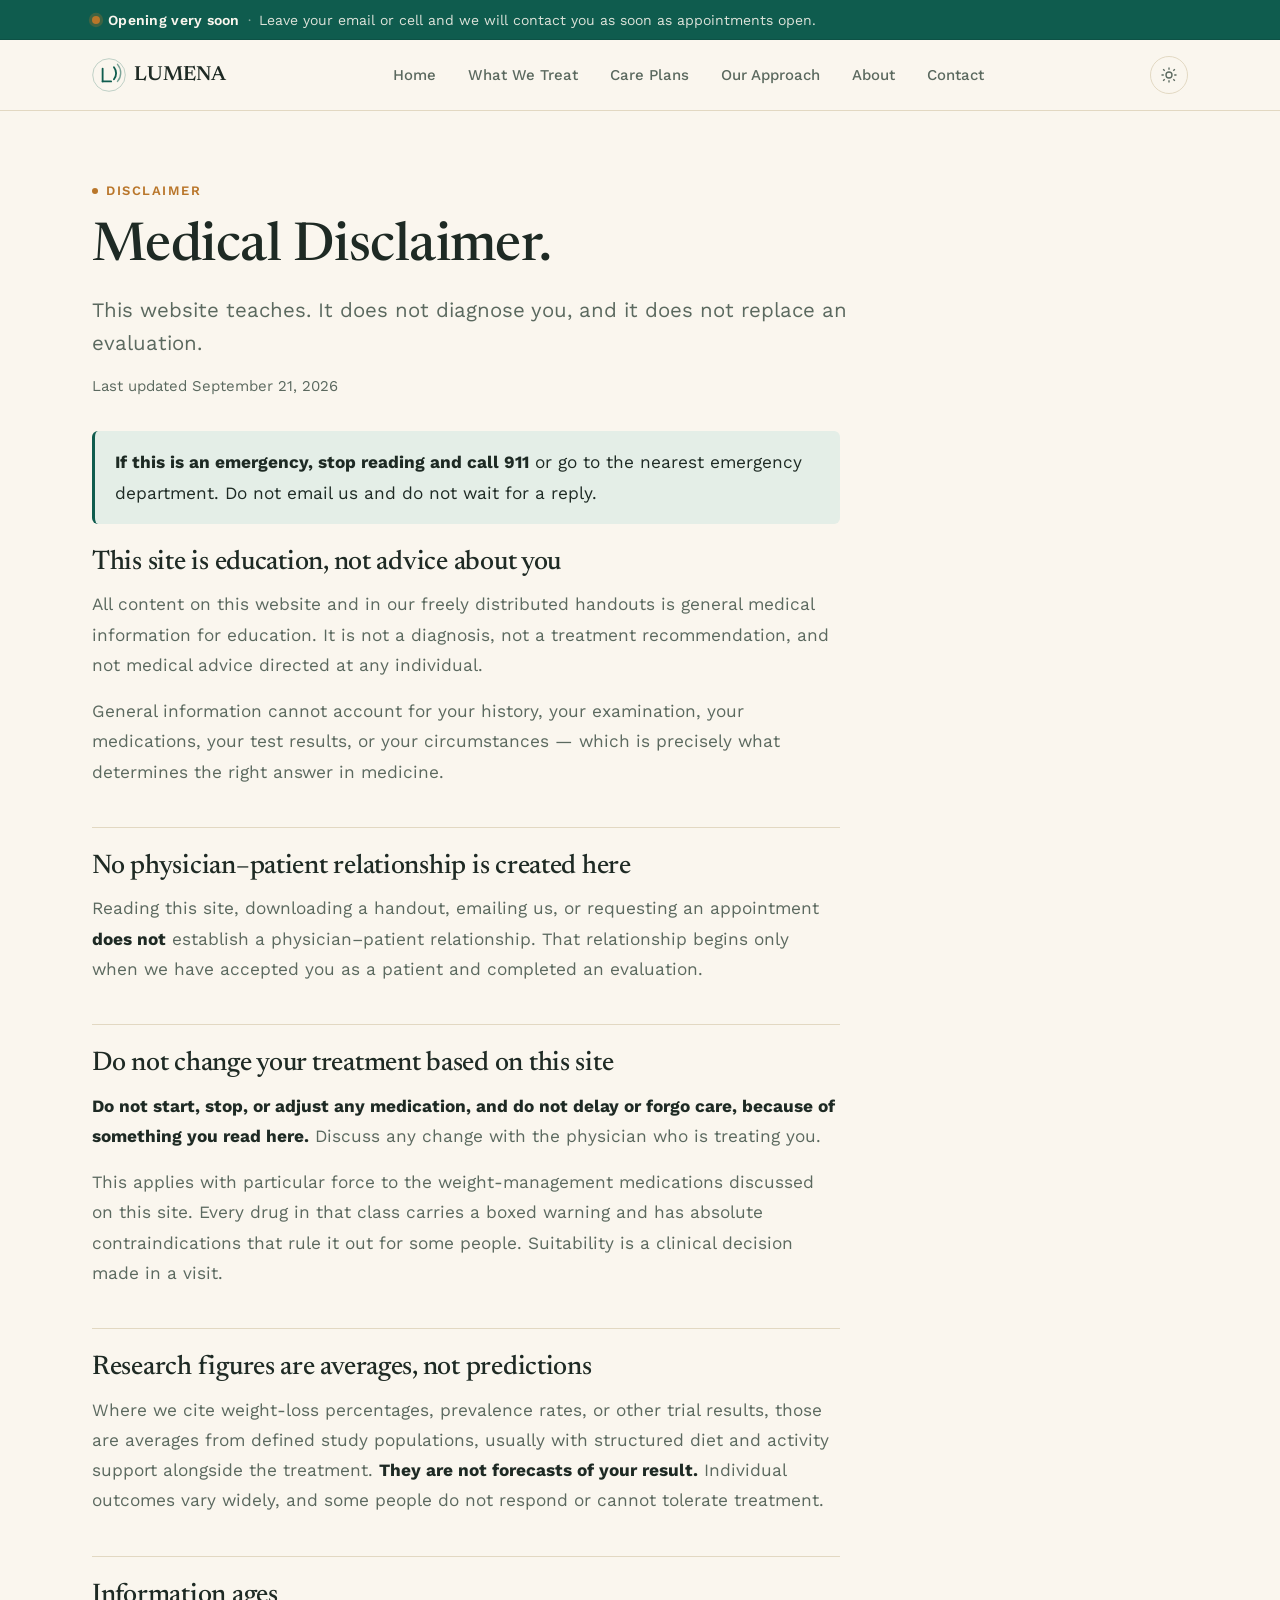
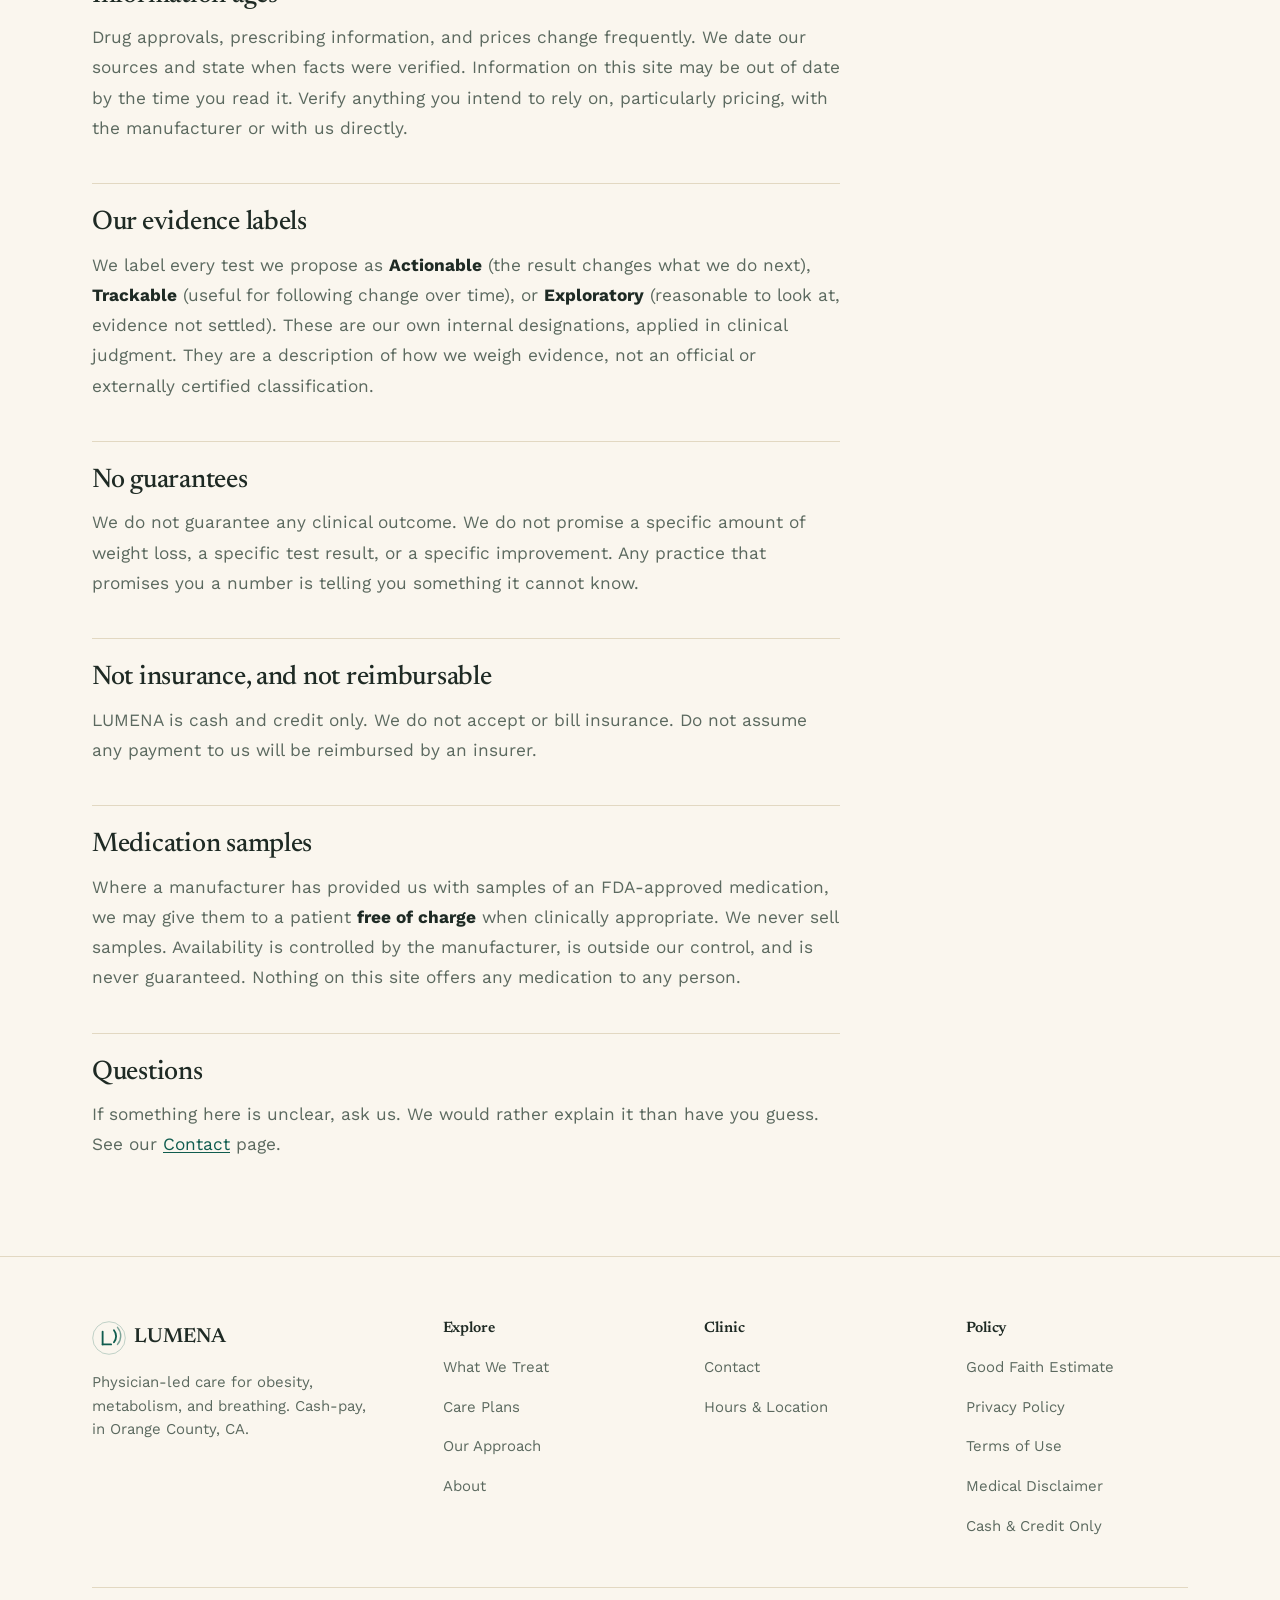
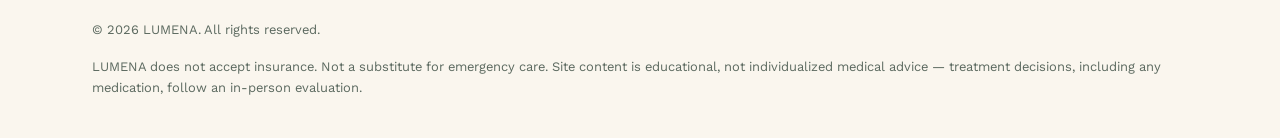
<file: disclaimer.html>
<!DOCTYPE html>
<html lang="en">
<head>
<meta charset="UTF-8">
<meta name="viewport" content="width=device-width, initial-scale=1.0">
<title>Medical Disclaimer — LUMENA</title>
<meta name="description" content="LUMENA website content is general medical education and not individualized medical advice.">
<link rel="icon" href="data:image/svg+xml,%3Csvg xmlns='http://www.w3.org/2000/svg' viewBox='0 0 48 48'%3E%3Crect width='48' height='48' rx='10' fill='%230F5C4E'/%3E%3Cpath d='M15 33V15' stroke='%23FAF6EE' stroke-width='3' stroke-linecap='round'/%3E%3Cpath d='M15 33H27' stroke='%23FAF6EE' stroke-width='3' stroke-linecap='round'/%3E%3Cpath d='M31 13c4 5 4 12 0 17' stroke='%23FAF6EE' stroke-width='3' stroke-linecap='round'/%3E%3Cpath d='M36 9c6 7 6 17 0 24' stroke='%23FAF6EE' stroke-width='2.4' stroke-linecap='round' opacity='.6'/%3E%3C/svg%3E">
<link rel="canonical" href="https://www.lumenahealthclinic.com/disclaimer.html">
<link rel="preconnect" href="https://fonts.googleapis.com">
<link rel="preconnect" href="https://fonts.gstatic.com" crossorigin>
<link rel="stylesheet" href="./base.css">
<link rel="stylesheet" href="./style.css">
</head>
<body>
<a href="#main" class="skip-link">Skip to content</a>

<div class="status-bar" role="status">
  <div class="container status-bar-inner">
    <span class="status-dot" aria-hidden="true"></span>
    <strong>Opening very soon</strong>
    <span class="status-sep" aria-hidden="true">&middot;</span>
    <span>Leave your email or cell and we will contact you as soon as appointments open.</span>
  </div>
</div>

<header class="site-header">
  <div class="container nav">
    <a href="./index.html" class="brand" aria-label="LUMENA home">
      <svg viewBox="0 0 48 48" fill="none" aria-hidden="true"><circle cx="24" cy="24" r="23" stroke="currentColor" stroke-width="1.4" opacity="0.25"/><path d="M15 33V15" stroke="currentColor" stroke-width="2.6" stroke-linecap="round"/><path d="M15 33H27" stroke="currentColor" stroke-width="2.6" stroke-linecap="round"/><path d="M31 13c4 5 4 12 0 17" stroke="currentColor" stroke-width="2.6" stroke-linecap="round"/><path d="M36 9c6 7 6 17 0 24" stroke="currentColor" stroke-width="2" stroke-linecap="round" opacity="0.55"/></svg>
      LUMENA
    </a>
    <nav class="nav-links" aria-label="Primary">
      <a href="./index.html">Home</a>
      <a href="./programs.html">What We Treat</a>
      <a href="./services.html">Care Plans</a>
      <a href="./approach.html">Our Approach</a>
      <a href="./about.html">About</a>
      <a href="./contact.html">Contact</a>
    </nav>
    <div class="nav-right">
      <button class="theme-toggle" aria-label="Toggle dark mode">
        <svg class="icon-sun" viewBox="0 0 24 24" fill="none" stroke="currentColor" stroke-width="1.8"><circle cx="12" cy="12" r="4"/><path d="M12 2v3M12 19v3M4.2 4.2l2.1 2.1M17.7 17.7l2.1 2.1M2 12h3M19 12h3M4.2 19.8l2.1-2.1M17.7 6.3l2.1-2.1"/></svg>
        <svg class="icon-moon" viewBox="0 0 24 24" fill="none" stroke="currentColor" stroke-width="1.8"><path d="M21 12.5A8.5 8.5 0 1 1 11.5 3a7 7 0 0 0 9.5 9.5Z"/></svg>
      </button>
      <button class="nav-toggle" aria-label="Toggle menu">
        <svg viewBox="0 0 24 24" fill="none" stroke="currentColor" stroke-width="1.8"><path d="M3 6h18M3 12h18M3 18h18"/></svg>
      </button>
    </div>
  </div>
</header>

<main id="main">

  <section class="page-banner" style="padding-block: var(--space-16) var(--space-8);">
    <div class="container">
      <span class="eyebrow">Disclaimer</span>
      <h1 class="mt-4" style="font-size: var(--text-3xl);">Medical Disclaimer.</h1>
      <p class="lede mt-4">This website teaches. It does not diagnose you, and it does not replace an evaluation.</p>
      <p class="mt-4" style="font-size: var(--text-sm); color: var(--text-muted);">Last updated September 21, 2026</p>
    </div>
  </section>

  <section class="section legal-page-section">
    <div class="container">
      <div class="legal-body">

        <p class="callout"><strong>If this is an emergency, stop reading and call 911</strong> or go to the nearest emergency department. Do not email us and do not wait for a reply.</p>

        <h2>This site is education, not advice about you</h2>
        <p>All content on this website and in our freely distributed handouts is general medical information for education. It is not a diagnosis, not a treatment recommendation, and not medical advice directed at any individual.</p>
        <p>General information cannot account for your history, your examination, your medications, your test results, or your circumstances — which is precisely what determines the right answer in medicine.</p>

        <h2>No physician–patient relationship is created here</h2>
        <p>Reading this site, downloading a handout, emailing us, or requesting an appointment <strong>does not</strong> establish a physician–patient relationship. That relationship begins only when we have accepted you as a patient and completed an evaluation.</p>

        <h2>Do not change your treatment based on this site</h2>
        <p><strong>Do not start, stop, or adjust any medication, and do not delay or forgo care, because of something you read here.</strong> Discuss any change with the physician who is treating you.</p>
        <p>This applies with particular force to the weight-management medications discussed on this site. Every drug in that class carries a boxed warning and has absolute contraindications that rule it out for some people. Suitability is a clinical decision made in a visit.</p>

        <h2>Research figures are averages, not predictions</h2>
        <p>Where we cite weight-loss percentages, prevalence rates, or other trial results, those are averages from defined study populations, usually with structured diet and activity support alongside the treatment. <strong>They are not forecasts of your result.</strong> Individual outcomes vary widely, and some people do not respond or cannot tolerate treatment.</p>

        <h2>Information ages</h2>
        <p>Drug approvals, prescribing information, and prices change frequently. We date our sources and state when facts were verified. Information on this site may be out of date by the time you read it. Verify anything you intend to rely on, particularly pricing, with the manufacturer or with us directly.</p>

        <h2>Our evidence labels</h2>
        <p>We label every test we propose as <strong>Actionable</strong> (the result changes what we do next), <strong>Trackable</strong> (useful for following change over time), or <strong>Exploratory</strong> (reasonable to look at, evidence not settled). These are our own internal designations, applied in clinical judgment. They are a description of how we weigh evidence, not an official or externally certified classification.</p>

        <h2>No guarantees</h2>
        <p>We do not guarantee any clinical outcome. We do not promise a specific amount of weight loss, a specific test result, or a specific improvement. Any practice that promises you a number is telling you something it cannot know.</p>

        <h2>Not insurance, and not reimbursable</h2>
        <p>LUMENA is cash and credit only. We do not accept or bill insurance. Do not assume any payment to us will be reimbursed by an insurer.</p>

        <h2>Medication samples</h2>
        <p>Where a manufacturer has provided us with samples of an FDA-approved medication, we may give them to a patient <strong>free of charge</strong> when clinically appropriate. We never sell samples. Availability is controlled by the manufacturer, is outside our control, and is never guaranteed. Nothing on this site offers any medication to any person.</p>

        <h2>Questions</h2>
        <p>If something here is unclear, ask us. We would rather explain it than have you guess. See our <a href="./contact.html">Contact</a> page.</p>

      </div>
    </div>
  </section>

</main>

<footer class="site-footer">
  <div class="container">
    <div class="footer-grid">
      <div class="footer-brand">
        <a href="./index.html" class="brand" aria-label="LUMENA home">
          <svg viewBox="0 0 48 48" fill="none" aria-hidden="true"><circle cx="24" cy="24" r="23" stroke="currentColor" stroke-width="1.4" opacity="0.25"/><path d="M15 33V15" stroke="currentColor" stroke-width="2.6" stroke-linecap="round"/><path d="M15 33H27" stroke="currentColor" stroke-width="2.6" stroke-linecap="round"/><path d="M31 13c4 5 4 12 0 17" stroke="currentColor" stroke-width="2.6" stroke-linecap="round"/><path d="M36 9c6 7 6 17 0 24" stroke="currentColor" stroke-width="2" stroke-linecap="round" opacity="0.55"/></svg>
          LUMENA
        </a>
        <p>Physician-led care for obesity, metabolism, and breathing. Cash-pay, in Orange County, CA.</p>
      </div>
      <div class="footer-col">
        <h4>Explore</h4>
        <ul>
            <li><a href="./programs.html">What We Treat</a></li>
        <li><a href="./services.html">Care Plans</a></li>
          <li><a href="./approach.html">Our Approach</a></li>
          <li><a href="./about.html">About</a></li>
        </ul>
      </div>
      <div class="footer-col">
        <h4>Clinic</h4>
        <ul>
          <li><a href="./contact.html">Contact</a></li>
          <li><a href="./contact.html#hours">Hours &amp; Location</a></li>
        </ul>
      </div>
      <div class="footer-col">
        <h4>Policy</h4>
        <ul>
          <li><a href="./services.html#gfe">Good Faith Estimate</a></li>
          <li><a href="./privacy.html">Privacy Policy</a></li>
          <li><a href="./terms.html">Terms of Use</a></li>
          <li><a href="./disclaimer.html">Medical Disclaimer</a></li>
          <li><span style="font-size: var(--text-sm); color: var(--text-muted);">Cash &amp; Credit Only</span></li>
        </ul>
      </div>
    </div>
    <div class="footer-bottom">
      <span>© <span data-year>2026</span> LUMENA. All rights reserved.</span>
      <span>LUMENA does not accept insurance. Not a substitute for emergency care. Site content is educational, not individualized medical advice — treatment decisions, including any medication, follow an in-person evaluation.</span>
    </div>
  </div>
</footer>
<script src="./app.js"></script>
</body>
</html>
</file>
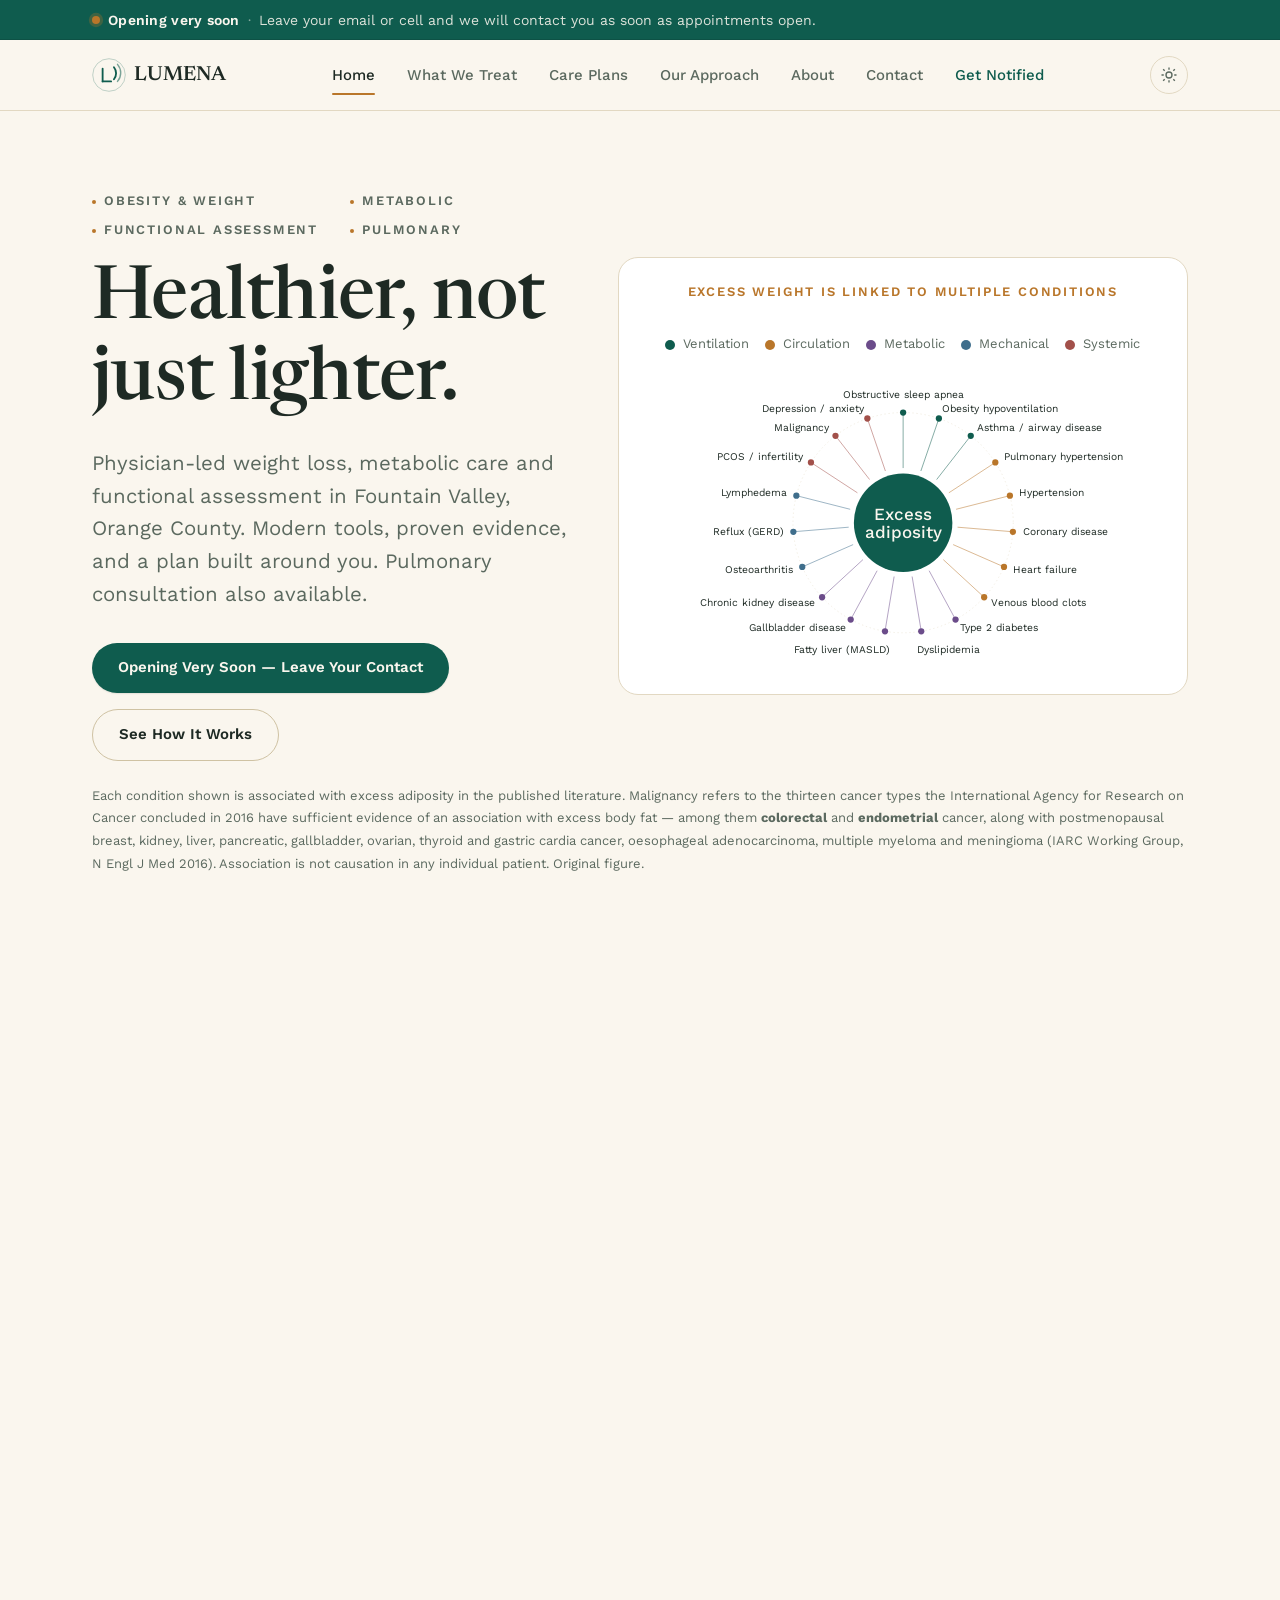
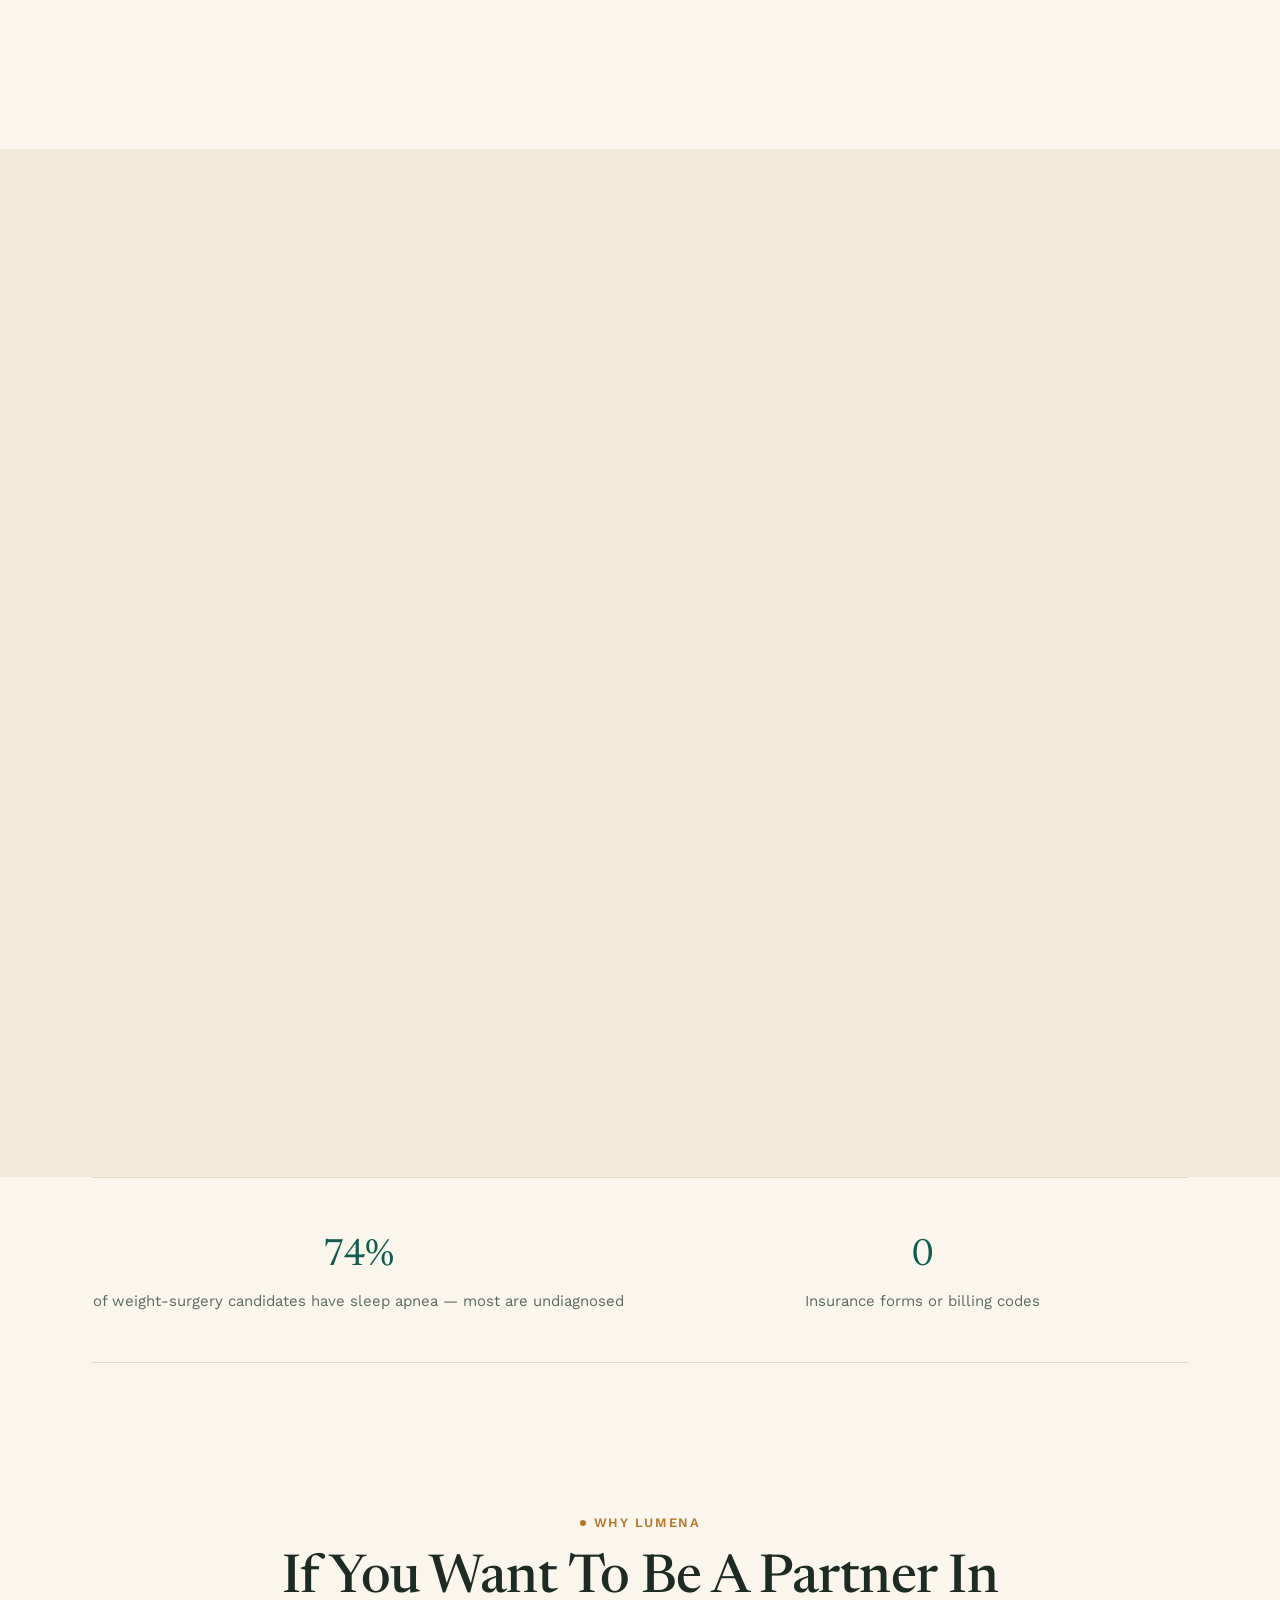
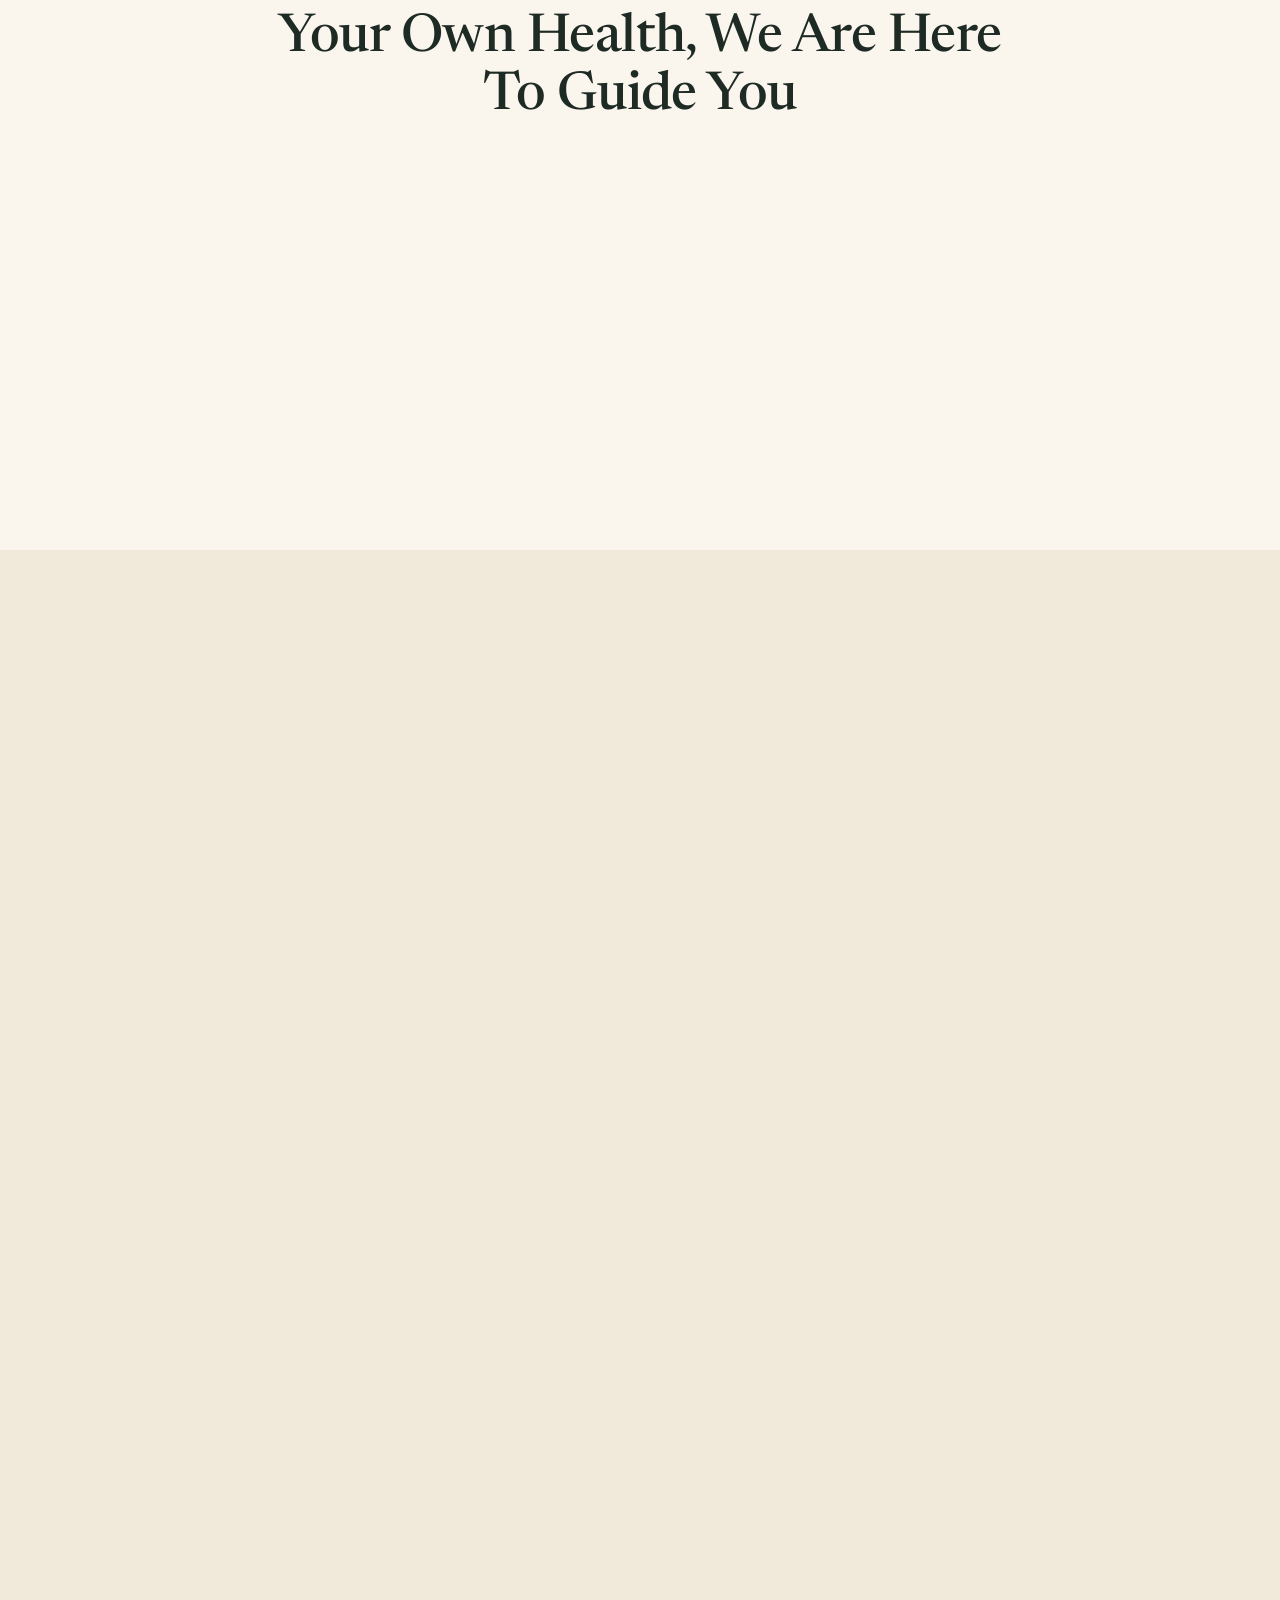
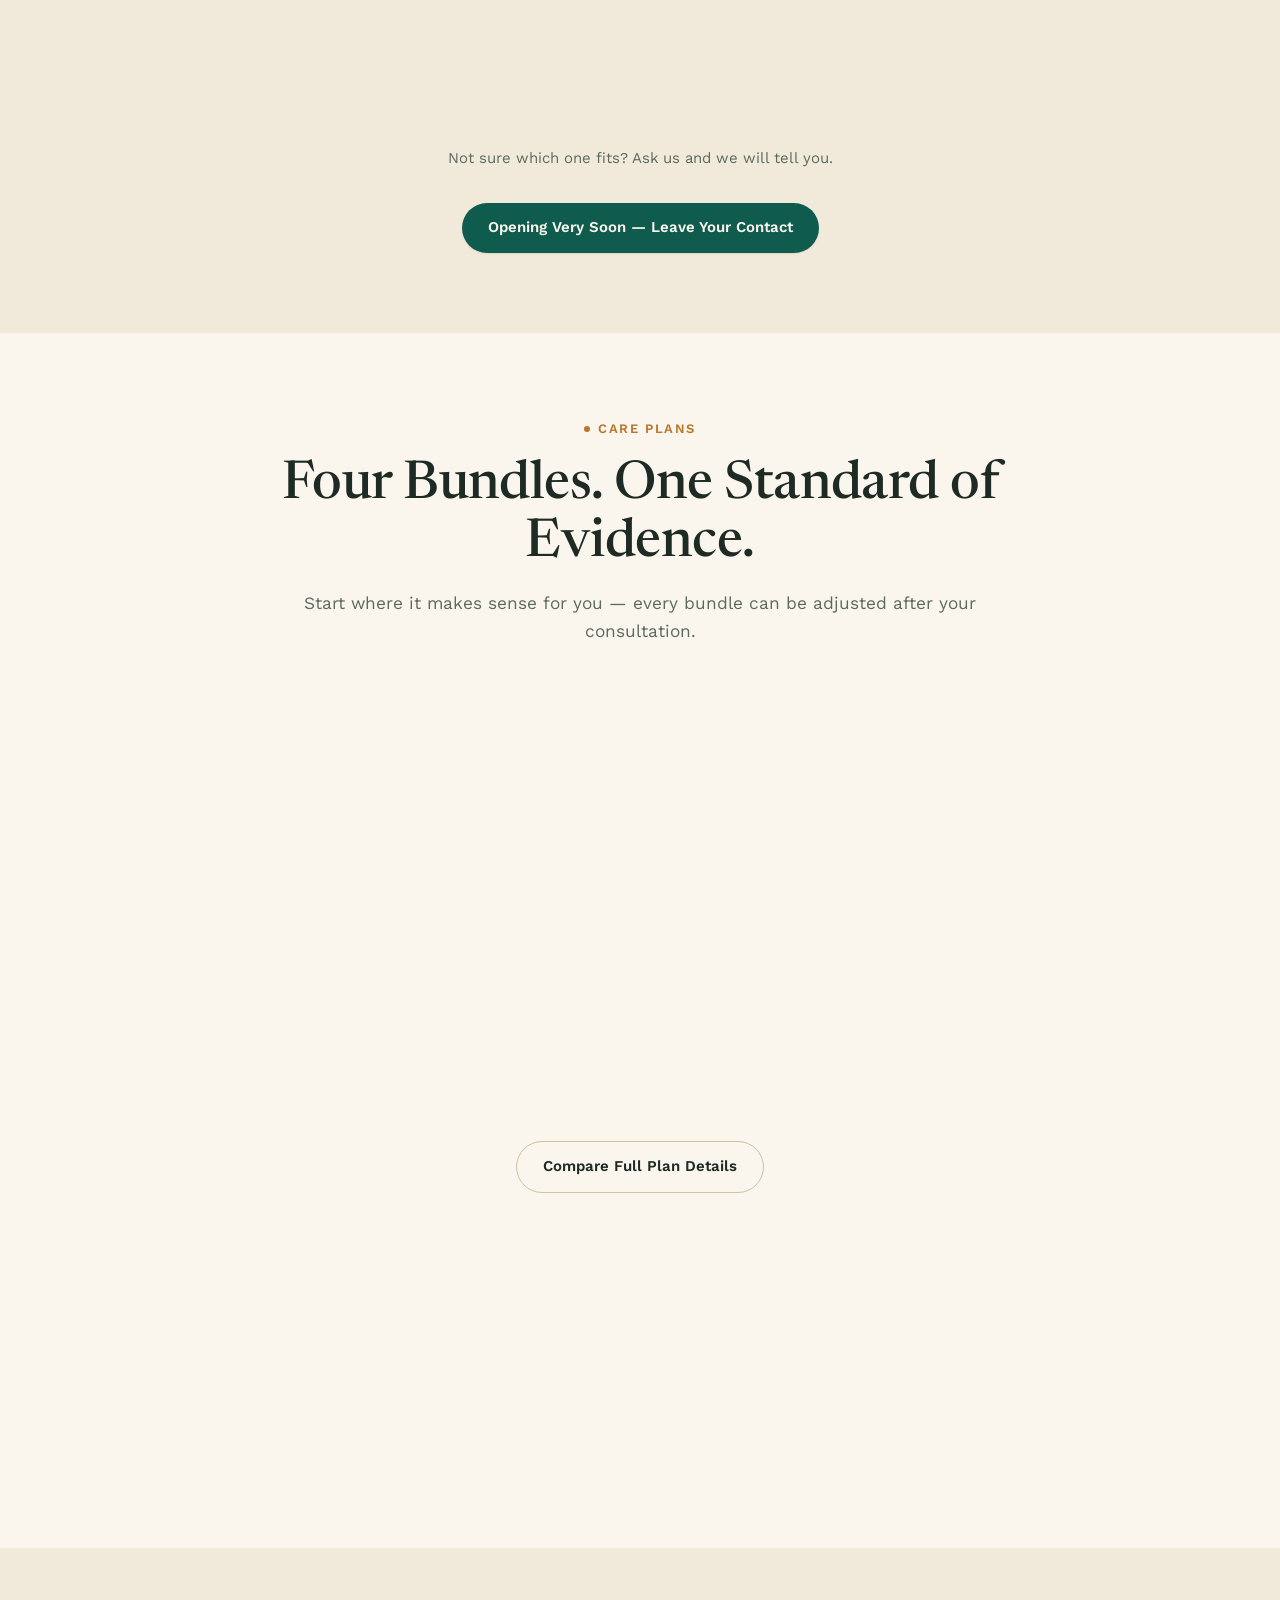
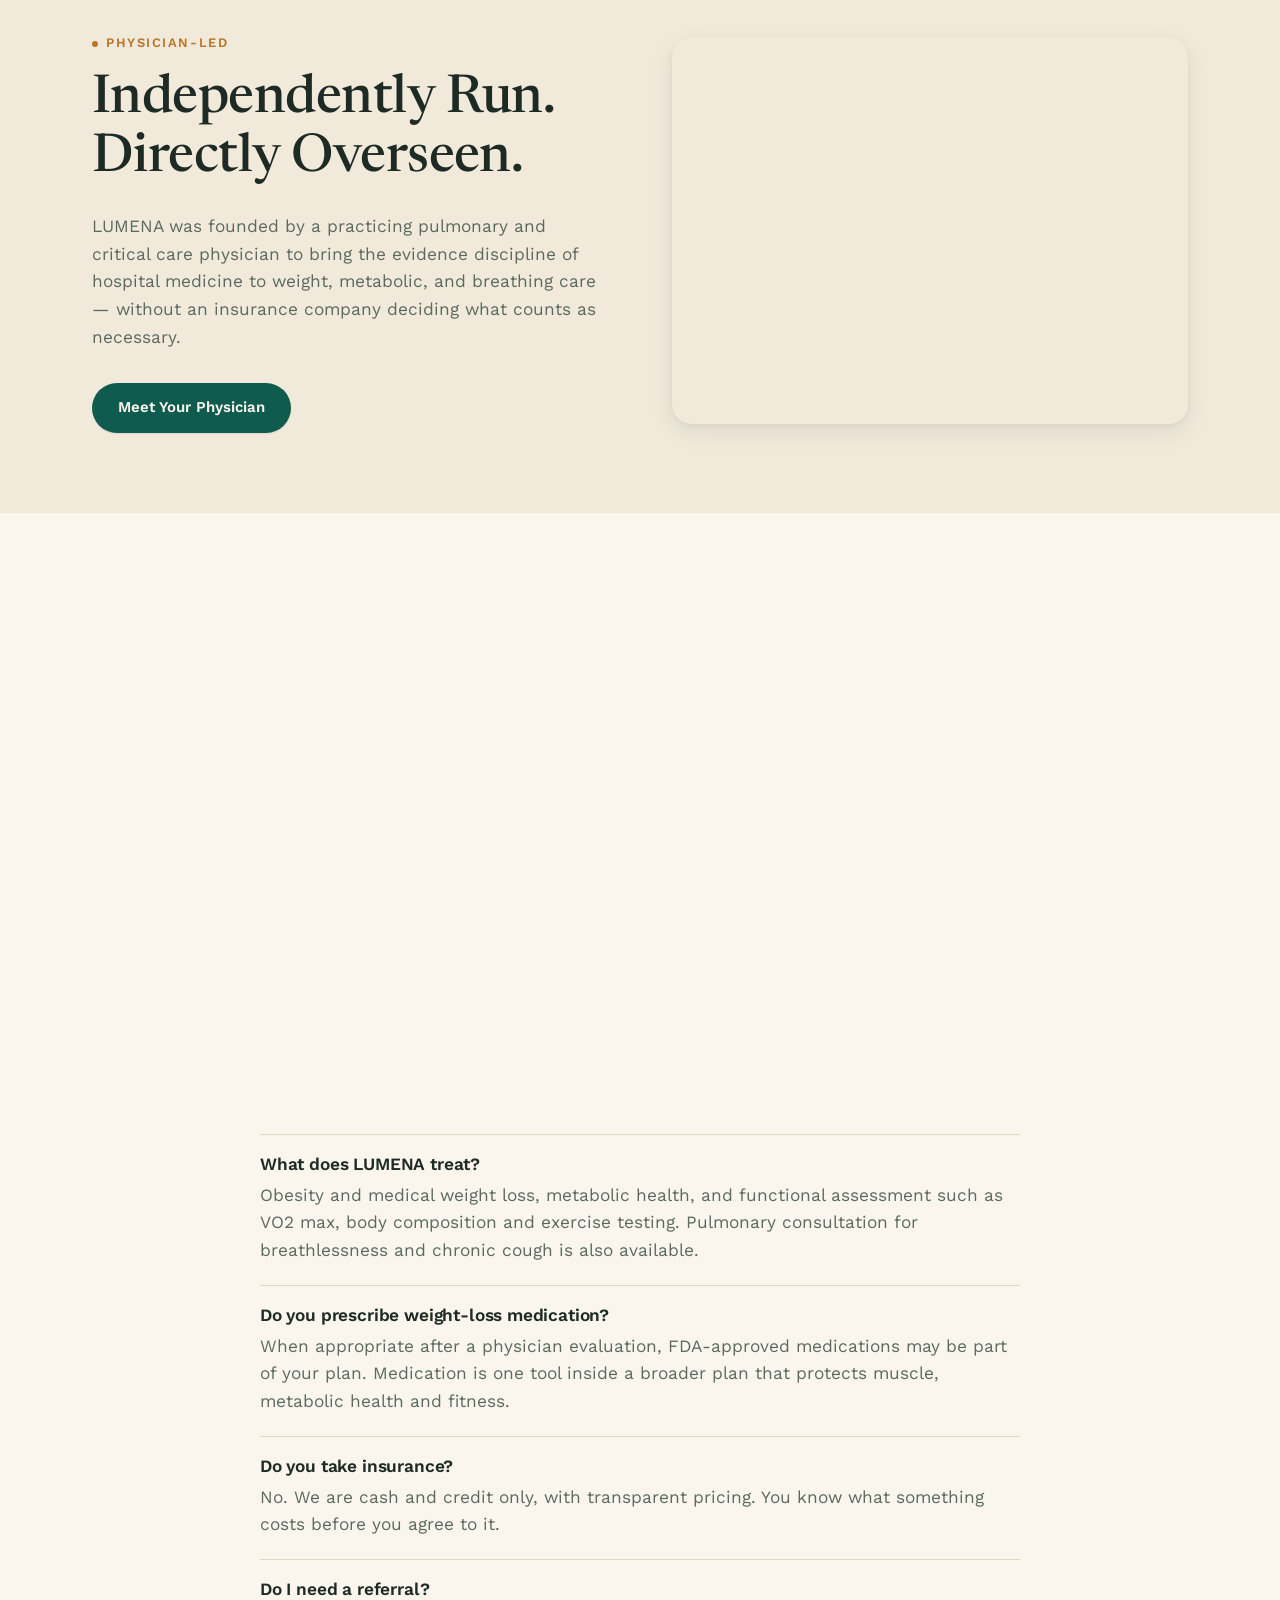
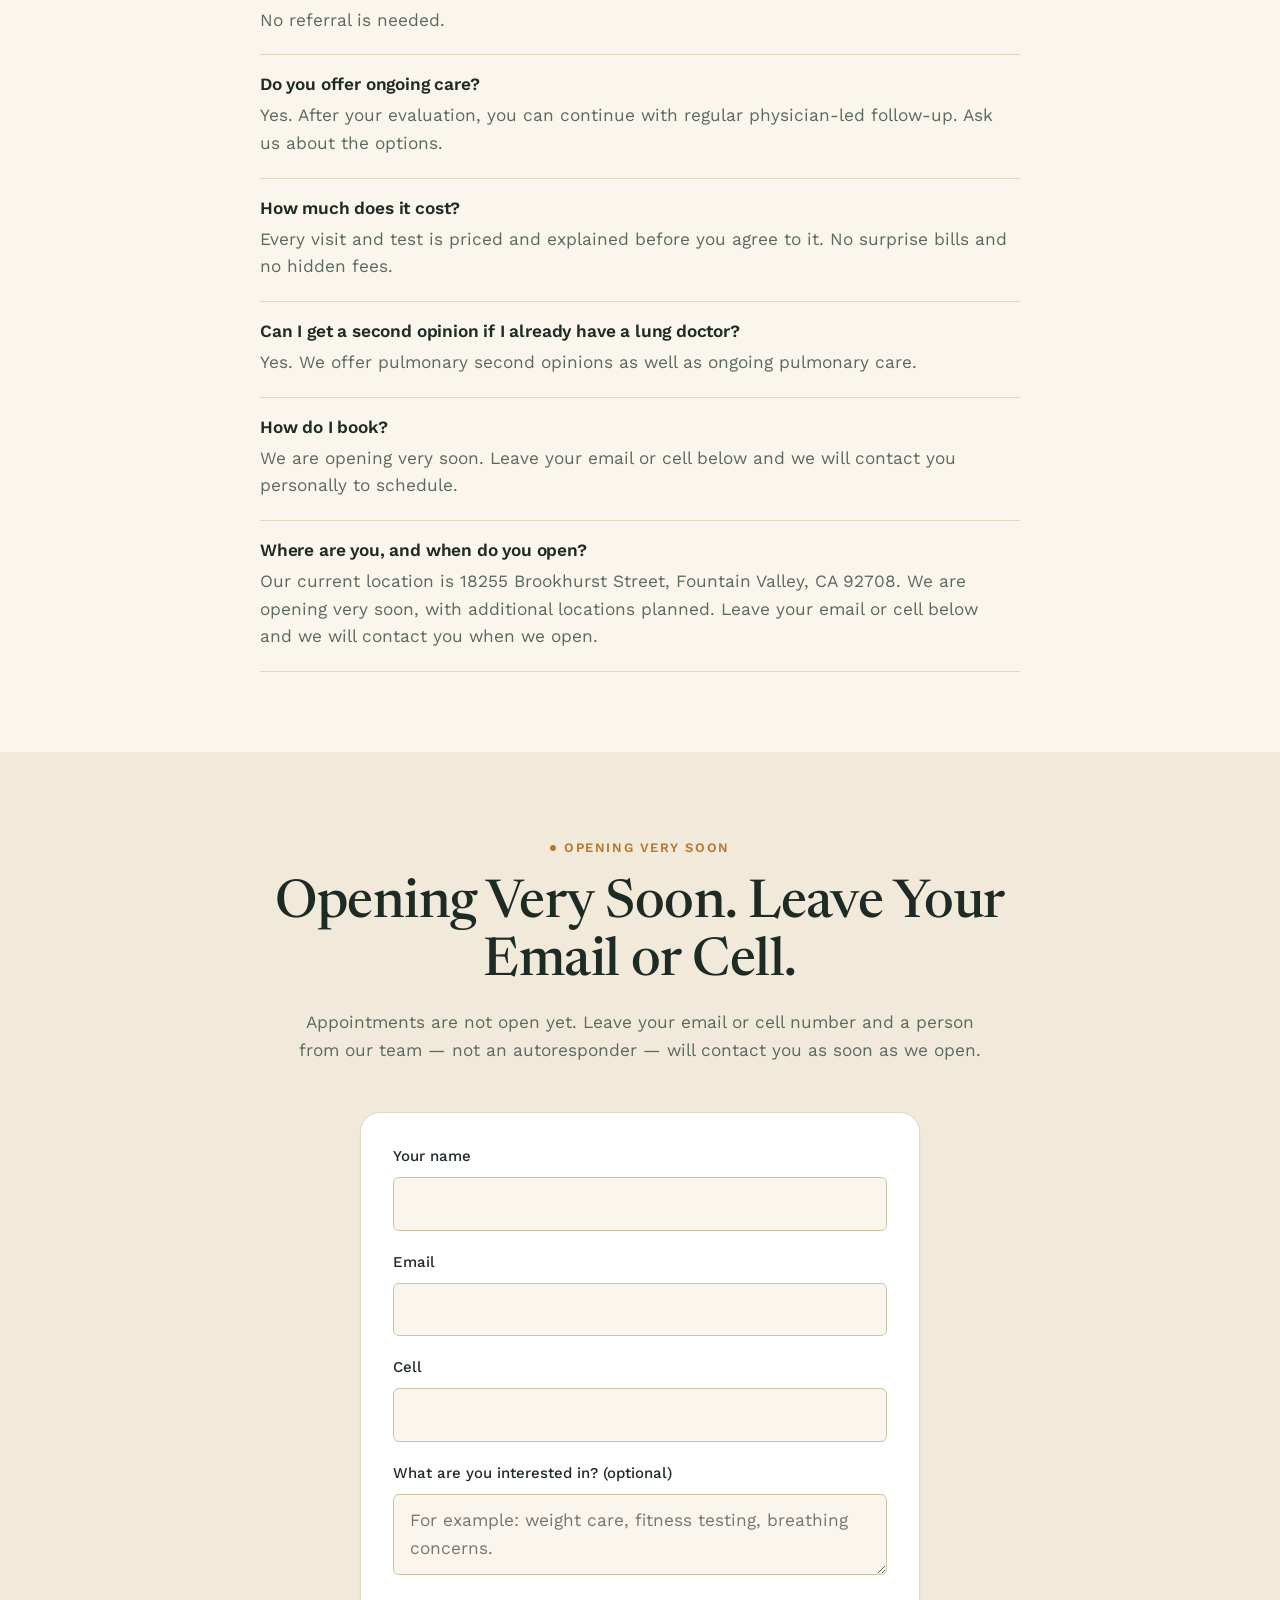
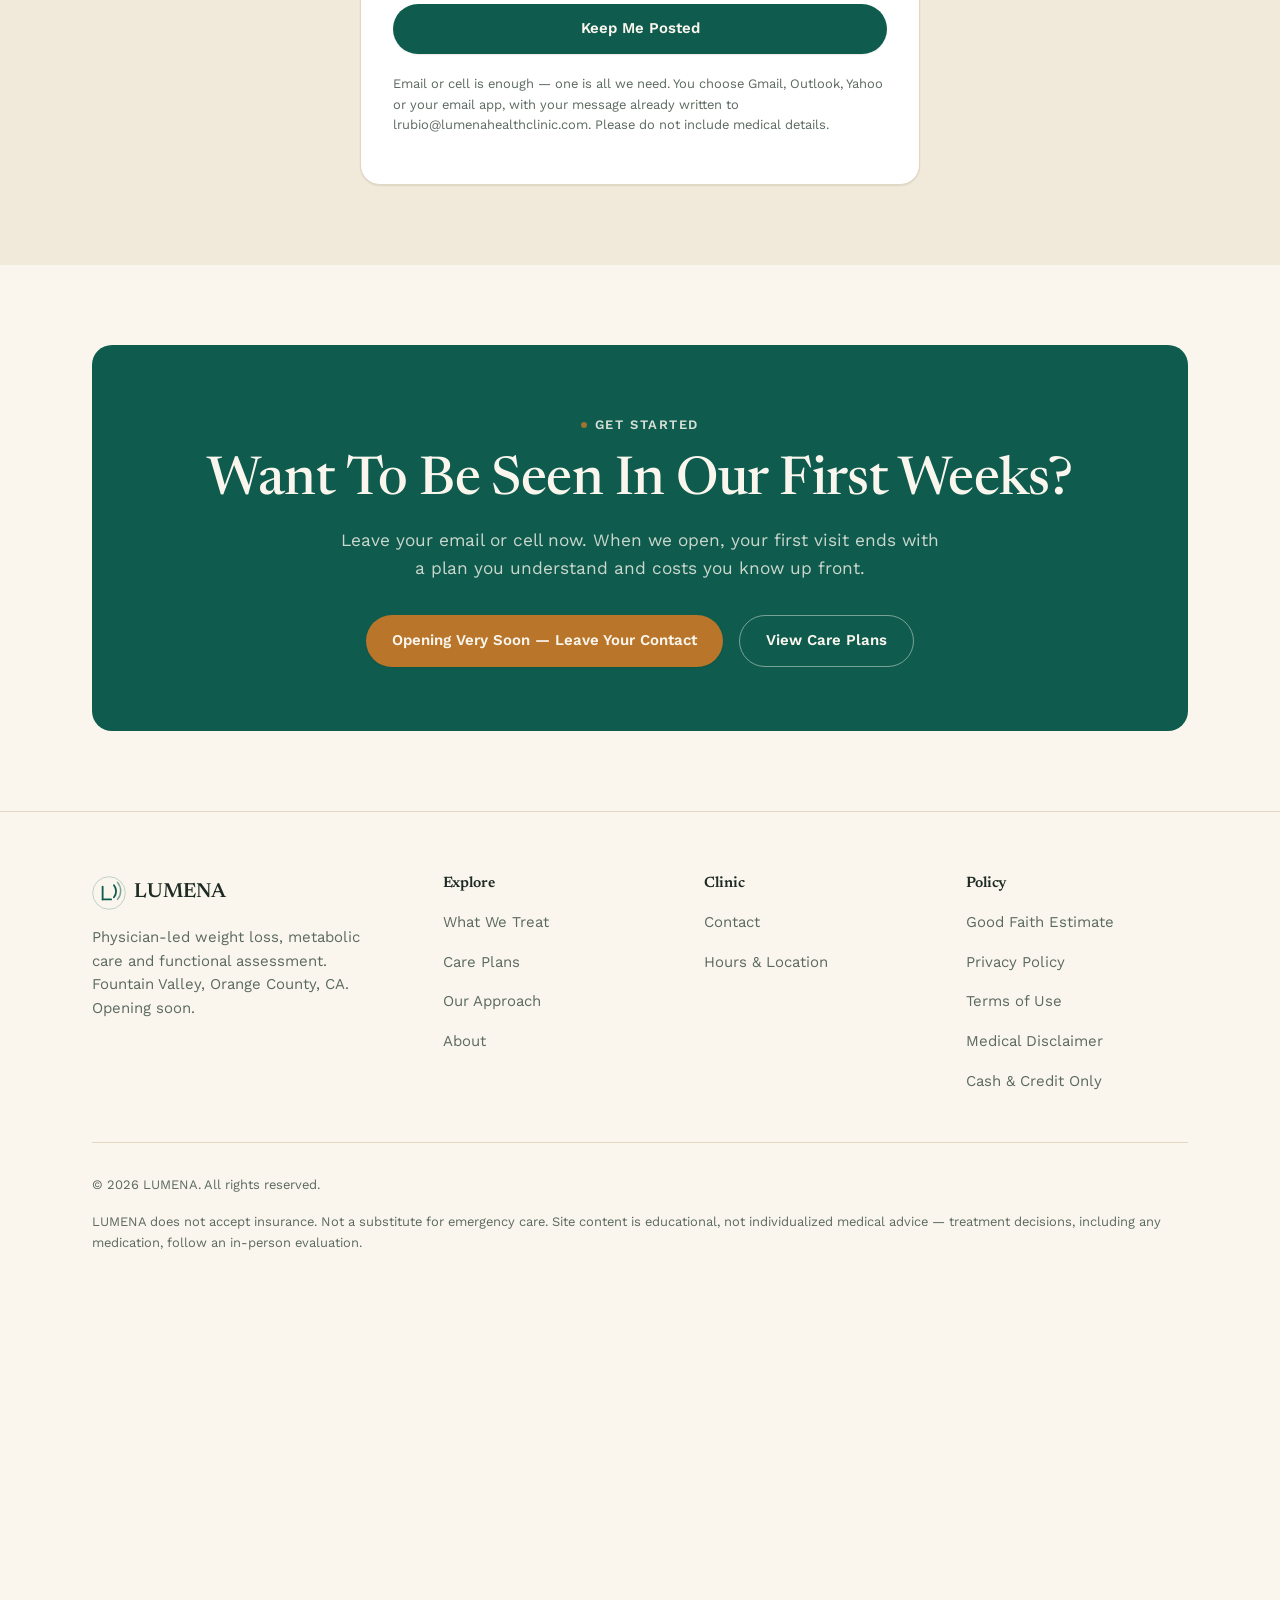
<file: leads.html>
<!DOCTYPE html><html lang="en"><head><meta charset="UTF-8"><meta name="robots" content="noindex, nofollow"><meta http-equiv="refresh" content="0; url=/"><title>LUMENA</title></head><body><a href="/">LUMENA</a></body></html>
</file>
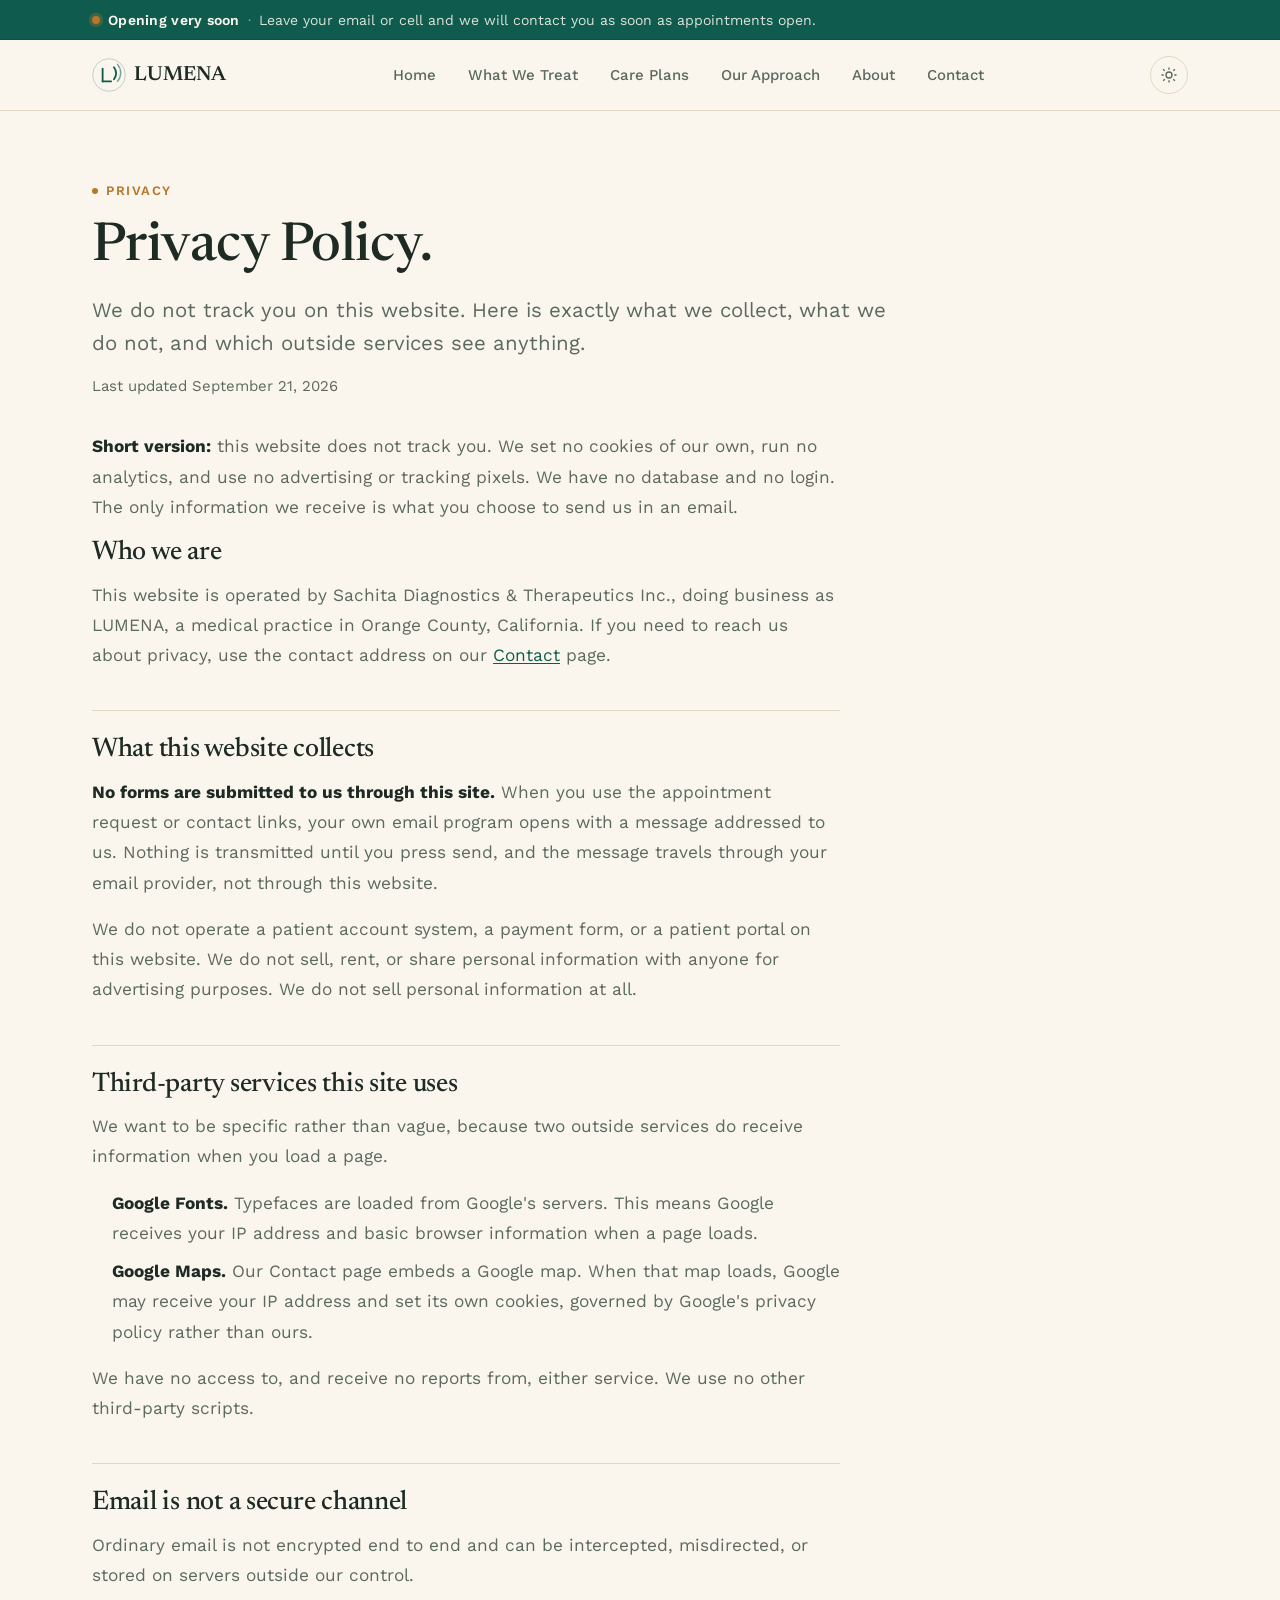
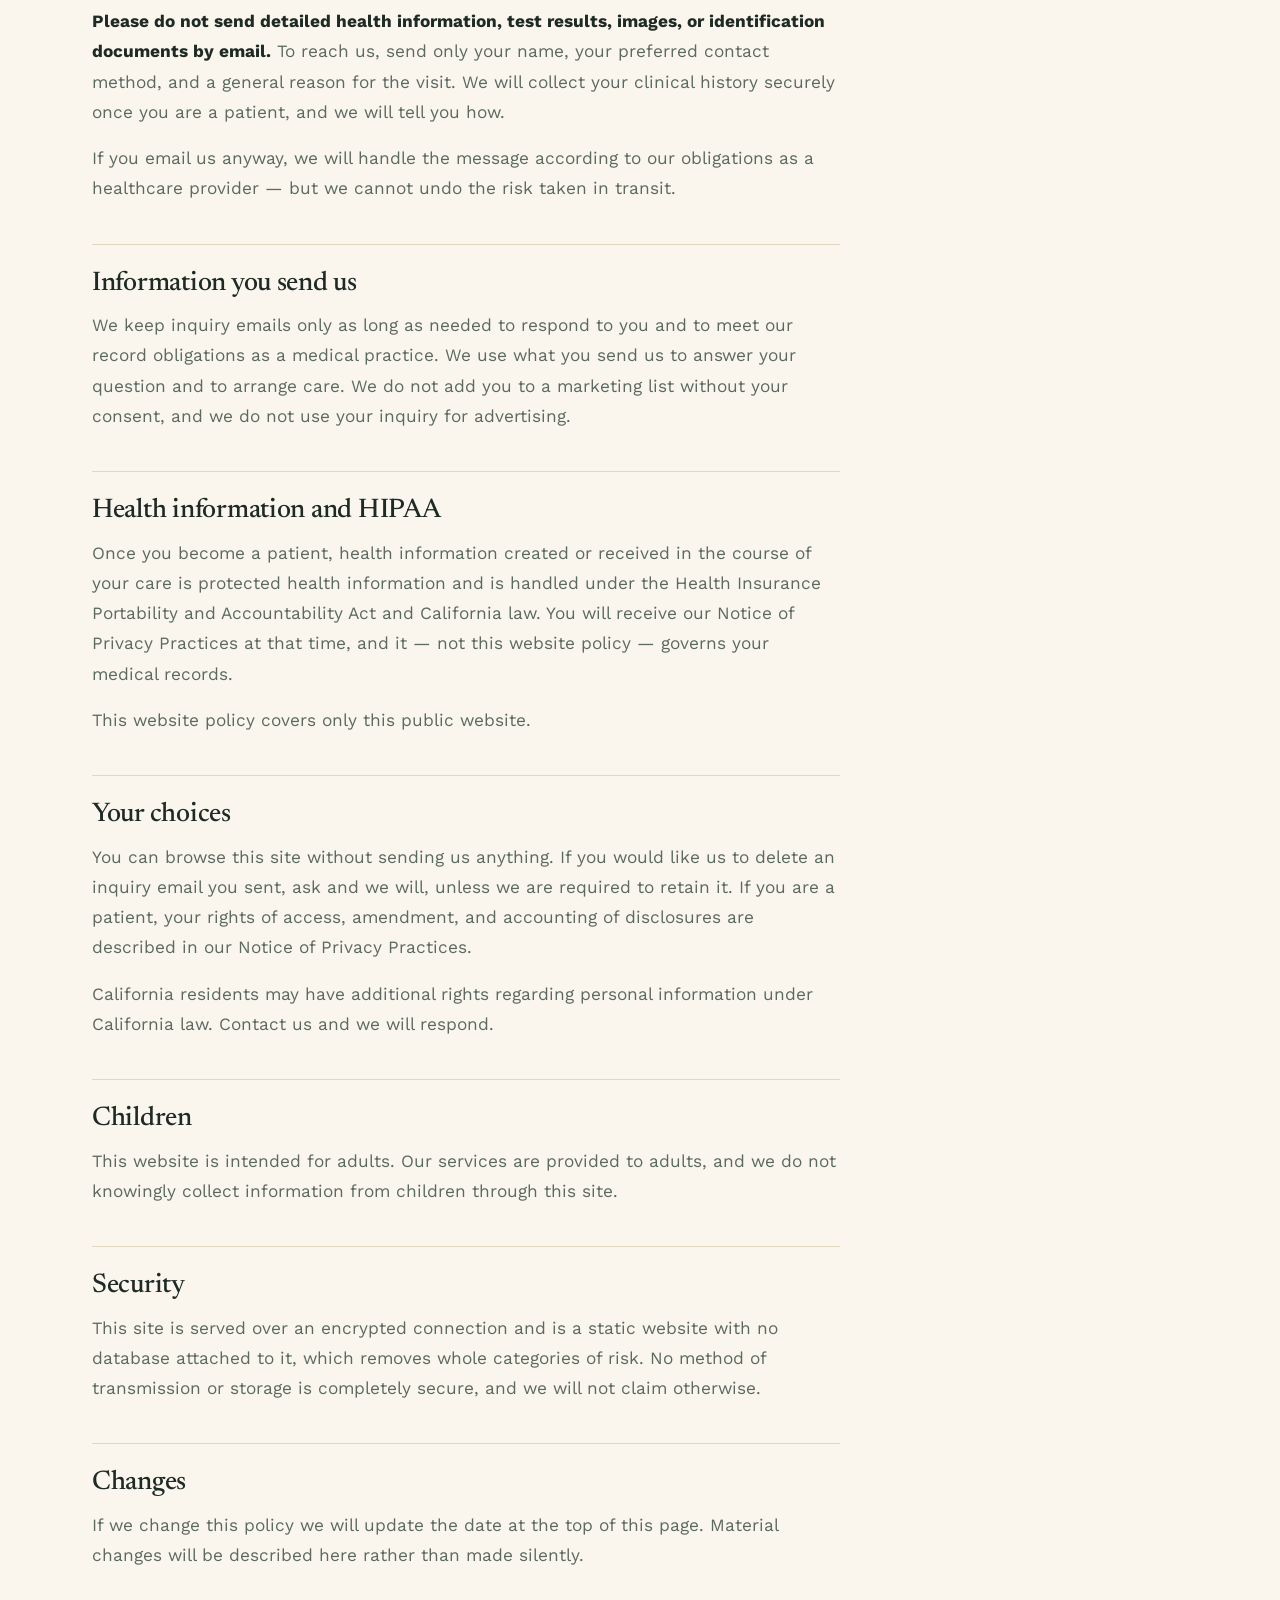
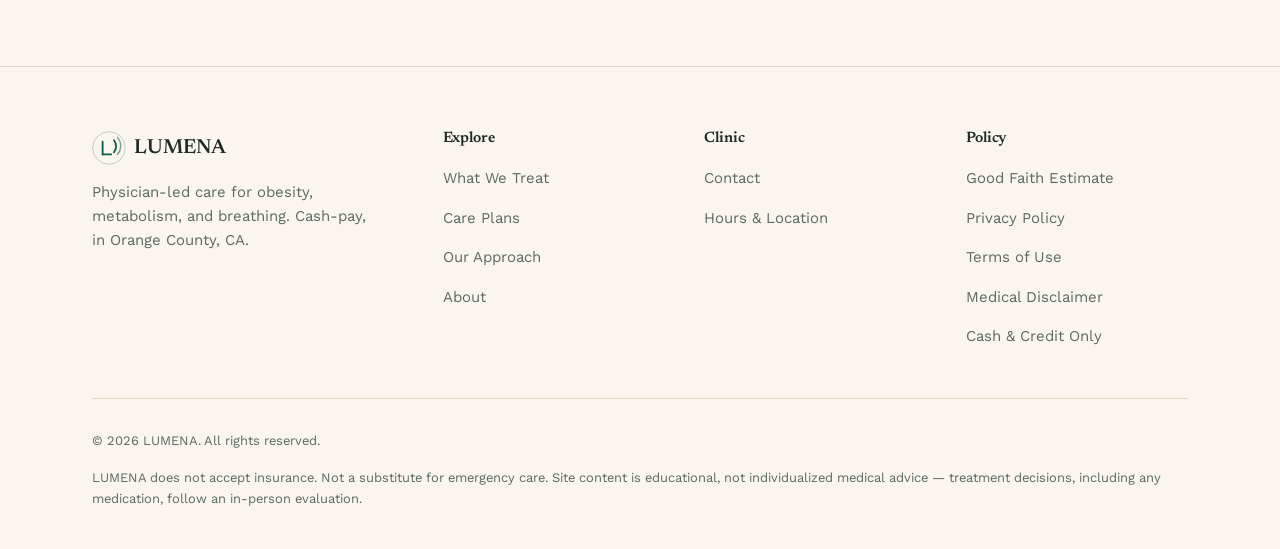
<file: privacy.html>
<!DOCTYPE html>
<html lang="en">
<head>
<meta charset="UTF-8">
<meta name="viewport" content="width=device-width, initial-scale=1.0">
<title>Privacy Policy — LUMENA</title>
<meta name="description" content="How LUMENA handles information on this website. No tracking, no analytics, no cookies of our own.">
<link rel="icon" href="data:image/svg+xml,%3Csvg xmlns='http://www.w3.org/2000/svg' viewBox='0 0 48 48'%3E%3Crect width='48' height='48' rx='10' fill='%230F5C4E'/%3E%3Cpath d='M15 33V15' stroke='%23FAF6EE' stroke-width='3' stroke-linecap='round'/%3E%3Cpath d='M15 33H27' stroke='%23FAF6EE' stroke-width='3' stroke-linecap='round'/%3E%3Cpath d='M31 13c4 5 4 12 0 17' stroke='%23FAF6EE' stroke-width='3' stroke-linecap='round'/%3E%3Cpath d='M36 9c6 7 6 17 0 24' stroke='%23FAF6EE' stroke-width='2.4' stroke-linecap='round' opacity='.6'/%3E%3C/svg%3E">
<link rel="canonical" href="https://www.lumenahealthclinic.com/privacy.html">
<link rel="preconnect" href="https://fonts.googleapis.com">
<link rel="preconnect" href="https://fonts.gstatic.com" crossorigin>
<link rel="stylesheet" href="./base.css">
<link rel="stylesheet" href="./style.css">
</head>
<body>
<a href="#main" class="skip-link">Skip to content</a>

<div class="status-bar" role="status">
  <div class="container status-bar-inner">
    <span class="status-dot" aria-hidden="true"></span>
    <strong>Opening very soon</strong>
    <span class="status-sep" aria-hidden="true">&middot;</span>
    <span>Leave your email or cell and we will contact you as soon as appointments open.</span>
  </div>
</div>

<header class="site-header">
  <div class="container nav">
    <a href="./index.html" class="brand" aria-label="LUMENA home">
      <svg viewBox="0 0 48 48" fill="none" aria-hidden="true"><circle cx="24" cy="24" r="23" stroke="currentColor" stroke-width="1.4" opacity="0.25"/><path d="M15 33V15" stroke="currentColor" stroke-width="2.6" stroke-linecap="round"/><path d="M15 33H27" stroke="currentColor" stroke-width="2.6" stroke-linecap="round"/><path d="M31 13c4 5 4 12 0 17" stroke="currentColor" stroke-width="2.6" stroke-linecap="round"/><path d="M36 9c6 7 6 17 0 24" stroke="currentColor" stroke-width="2" stroke-linecap="round" opacity="0.55"/></svg>
      LUMENA
    </a>
    <nav class="nav-links" aria-label="Primary">
      <a href="./index.html">Home</a>
      <a href="./programs.html">What We Treat</a>
      <a href="./services.html">Care Plans</a>
      <a href="./approach.html">Our Approach</a>
      <a href="./about.html">About</a>
      <a href="./contact.html">Contact</a>
    </nav>
    <div class="nav-right">
      <button class="theme-toggle" aria-label="Toggle dark mode">
        <svg class="icon-sun" viewBox="0 0 24 24" fill="none" stroke="currentColor" stroke-width="1.8"><circle cx="12" cy="12" r="4"/><path d="M12 2v3M12 19v3M4.2 4.2l2.1 2.1M17.7 17.7l2.1 2.1M2 12h3M19 12h3M4.2 19.8l2.1-2.1M17.7 6.3l2.1-2.1"/></svg>
        <svg class="icon-moon" viewBox="0 0 24 24" fill="none" stroke="currentColor" stroke-width="1.8"><path d="M21 12.5A8.5 8.5 0 1 1 11.5 3a7 7 0 0 0 9.5 9.5Z"/></svg>
      </button>
      <button class="nav-toggle" aria-label="Toggle menu">
        <svg viewBox="0 0 24 24" fill="none" stroke="currentColor" stroke-width="1.8"><path d="M3 6h18M3 12h18M3 18h18"/></svg>
      </button>
    </div>
  </div>
</header>

<main id="main">

  <section class="page-banner" style="padding-block: var(--space-16) var(--space-8);">
    <div class="container">
      <span class="eyebrow">Privacy</span>
      <h1 class="mt-4" style="font-size: var(--text-3xl);">Privacy Policy.</h1>
      <p class="lede mt-4">We do not track you on this website. Here is exactly what we collect, what we do not, and which outside services see anything.</p>
      <p class="mt-4" style="font-size: var(--text-sm); color: var(--text-muted);">Last updated September 21, 2026</p>
    </div>
  </section>

  <section class="section legal-page-section">
    <div class="container">
      <div class="legal-body">

        <p><strong>Short version:</strong> this website does not track you. We set no cookies of our own, run no analytics, and use no advertising or tracking pixels. We have no database and no login. The only information we receive is what you choose to send us in an email.</p>

        <h2>Who we are</h2>
        <p>This website is operated by Sachita Diagnostics &amp; Therapeutics Inc., doing business as LUMENA, a medical practice in Orange County, California. If you need to reach us about privacy, use the contact address on our <a href="./contact.html">Contact</a> page.</p>

        <h2>What this website collects</h2>
        <p><strong>No forms are submitted to us through this site.</strong> When you use the appointment request or contact links, your own email program opens with a message addressed to us. Nothing is transmitted until you press send, and the message travels through your email provider, not through this website.</p>
        <p>We do not operate a patient account system, a payment form, or a patient portal on this website. We do not sell, rent, or share personal information with anyone for advertising purposes. We do not sell personal information at all.</p>

        <h2>Third-party services this site uses</h2>
        <p>We want to be specific rather than vague, because two outside services do receive information when you load a page.</p>
        <ul>
          <li><strong>Google Fonts.</strong> Typefaces are loaded from Google's servers. This means Google receives your IP address and basic browser information when a page loads.</li>
          <li><strong>Google Maps.</strong> Our Contact page embeds a Google map. When that map loads, Google may receive your IP address and set its own cookies, governed by Google's privacy policy rather than ours.</li>
        </ul>
        <p>We have no access to, and receive no reports from, either service. We use no other third-party scripts.</p>

        <h2>Email is not a secure channel</h2>
        <p>Ordinary email is not encrypted end to end and can be intercepted, misdirected, or stored on servers outside our control.</p>
        <p><strong>Please do not send detailed health information, test results, images, or identification documents by email.</strong> To reach us, send only your name, your preferred contact method, and a general reason for the visit. We will collect your clinical history securely once you are a patient, and we will tell you how.</p>
        <p>If you email us anyway, we will handle the message according to our obligations as a healthcare provider — but we cannot undo the risk taken in transit.</p>

        <h2>Information you send us</h2>
        <p>We keep inquiry emails only as long as needed to respond to you and to meet our record obligations as a medical practice. We use what you send us to answer your question and to arrange care. We do not add you to a marketing list without your consent, and we do not use your inquiry for advertising.</p>

        <h2>Health information and HIPAA</h2>
        <p>Once you become a patient, health information created or received in the course of your care is protected health information and is handled under the Health Insurance Portability and Accountability Act and California law. You will receive our Notice of Privacy Practices at that time, and it — not this website policy — governs your medical records.</p>
        <p>This website policy covers only this public website.</p>

        <h2>Your choices</h2>
        <p>You can browse this site without sending us anything. If you would like us to delete an inquiry email you sent, ask and we will, unless we are required to retain it. If you are a patient, your rights of access, amendment, and accounting of disclosures are described in our Notice of Privacy Practices.</p>
        <p>California residents may have additional rights regarding personal information under California law. Contact us and we will respond.</p>

        <h2>Children</h2>
        <p>This website is intended for adults. Our services are provided to adults, and we do not knowingly collect information from children through this site.</p>

        <h2>Security</h2>
        <p>This site is served over an encrypted connection and is a static website with no database attached to it, which removes whole categories of risk. No method of transmission or storage is completely secure, and we will not claim otherwise.</p>

        <h2>Changes</h2>
        <p>If we change this policy we will update the date at the top of this page. Material changes will be described here rather than made silently.</p>

      </div>
    </div>
  </section>

</main>

<footer class="site-footer">
  <div class="container">
    <div class="footer-grid">
      <div class="footer-brand">
        <a href="./index.html" class="brand" aria-label="LUMENA home">
          <svg viewBox="0 0 48 48" fill="none" aria-hidden="true"><circle cx="24" cy="24" r="23" stroke="currentColor" stroke-width="1.4" opacity="0.25"/><path d="M15 33V15" stroke="currentColor" stroke-width="2.6" stroke-linecap="round"/><path d="M15 33H27" stroke="currentColor" stroke-width="2.6" stroke-linecap="round"/><path d="M31 13c4 5 4 12 0 17" stroke="currentColor" stroke-width="2.6" stroke-linecap="round"/><path d="M36 9c6 7 6 17 0 24" stroke="currentColor" stroke-width="2" stroke-linecap="round" opacity="0.55"/></svg>
          LUMENA
        </a>
        <p>Physician-led care for obesity, metabolism, and breathing. Cash-pay, in Orange County, CA.</p>
      </div>
      <div class="footer-col">
        <h4>Explore</h4>
        <ul>
            <li><a href="./programs.html">What We Treat</a></li>
        <li><a href="./services.html">Care Plans</a></li>
          <li><a href="./approach.html">Our Approach</a></li>
          <li><a href="./about.html">About</a></li>
        </ul>
      </div>
      <div class="footer-col">
        <h4>Clinic</h4>
        <ul>
          <li><a href="./contact.html">Contact</a></li>
          <li><a href="./contact.html#hours">Hours &amp; Location</a></li>
        </ul>
      </div>
      <div class="footer-col">
        <h4>Policy</h4>
        <ul>
          <li><a href="./services.html#gfe">Good Faith Estimate</a></li>
          <li><a href="./privacy.html">Privacy Policy</a></li>
          <li><a href="./terms.html">Terms of Use</a></li>
          <li><a href="./disclaimer.html">Medical Disclaimer</a></li>
          <li><span style="font-size: var(--text-sm); color: var(--text-muted);">Cash &amp; Credit Only</span></li>
        </ul>
      </div>
    </div>
    <div class="footer-bottom">
      <span>© <span data-year>2026</span> LUMENA. All rights reserved.</span>
      <span>LUMENA does not accept insurance. Not a substitute for emergency care. Site content is educational, not individualized medical advice — treatment decisions, including any medication, follow an in-person evaluation.</span>
    </div>
  </div>
</footer>
<script src="./app.js"></script>
</body>
</html>
</file>
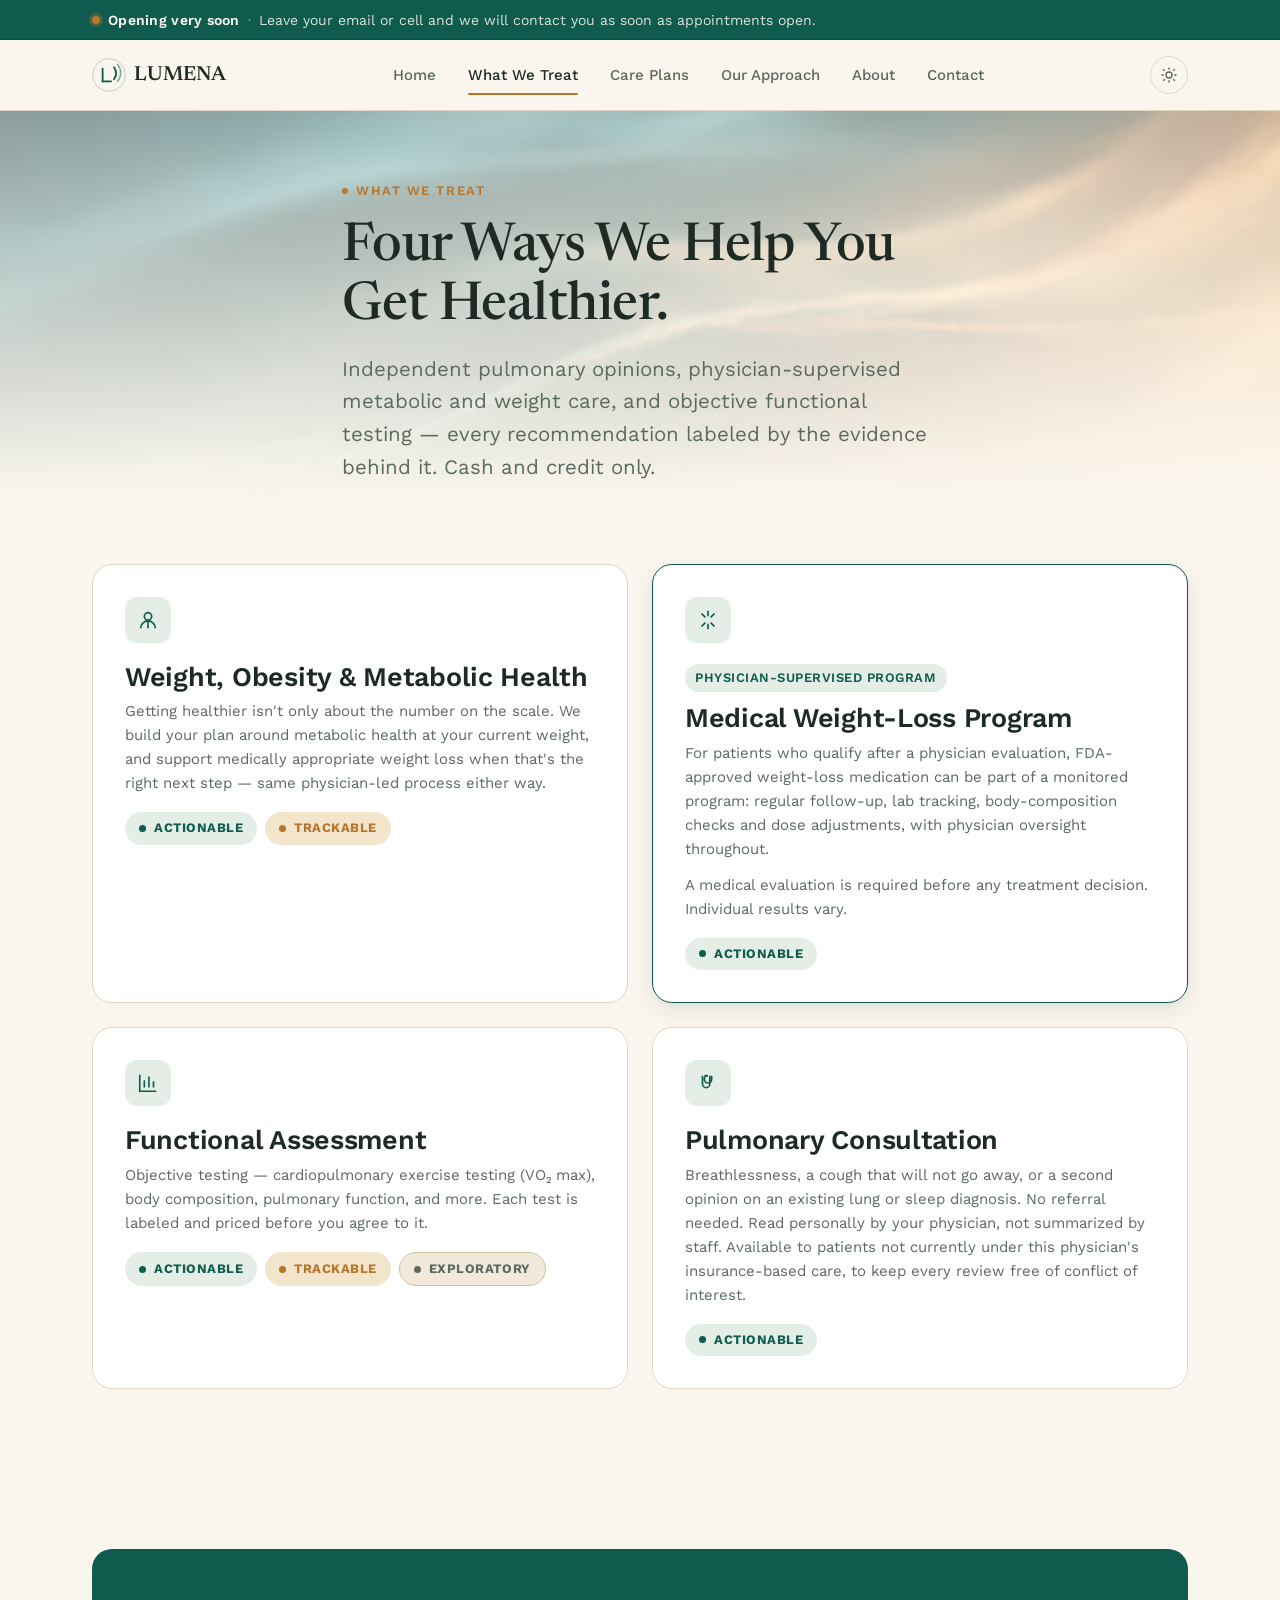
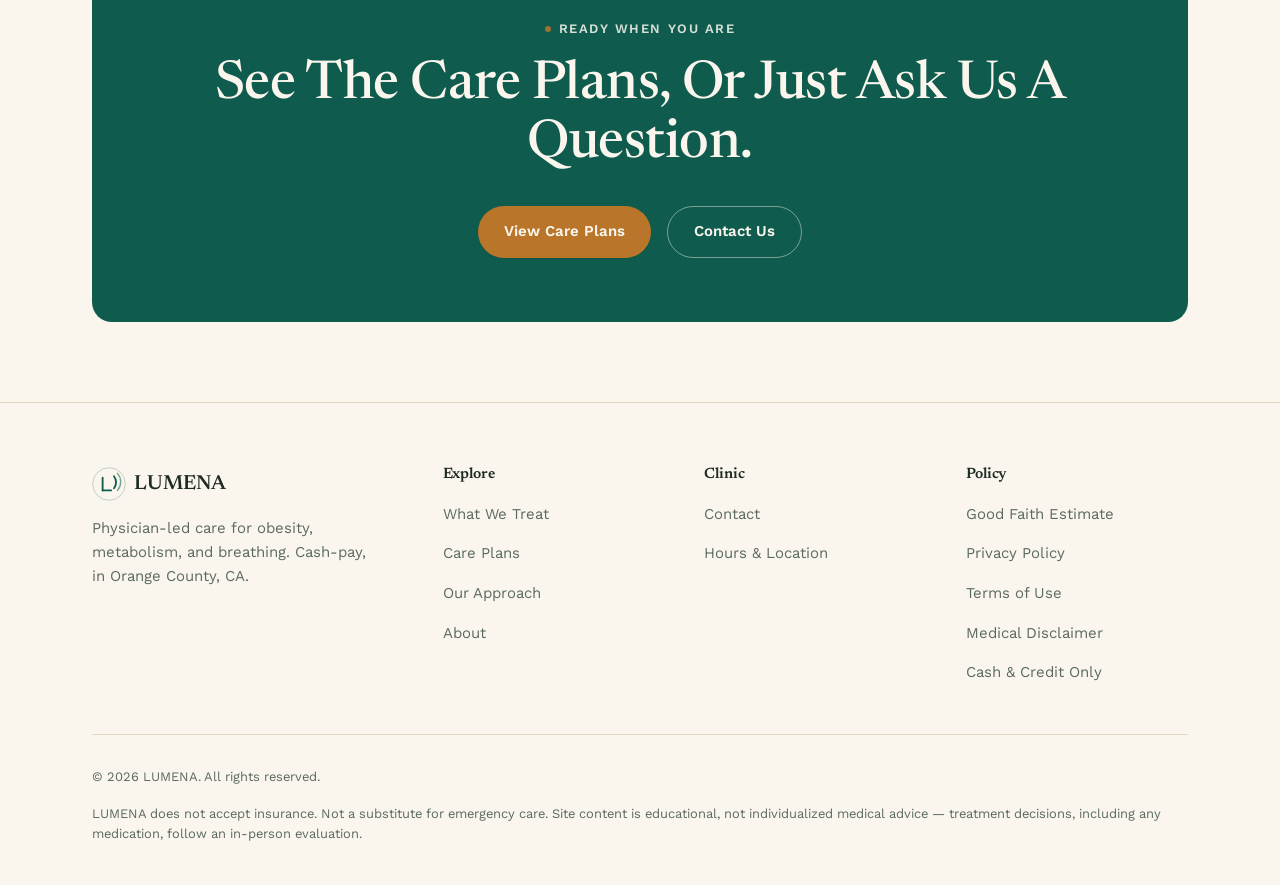
<file: programs.html>
<!DOCTYPE html>
<html lang="en">
<head>
<meta charset="UTF-8">
<meta name="viewport" content="width=device-width, initial-scale=1.0">
<title>What We Treat — LUMENA</title>
<meta name="description" content="Obesity and weight management, metabolic health, a physician-supervised medical weight-loss program, and functional assessment — plus direct-access pulmonary care. Cash and credit only.">
<link rel="icon" href="data:image/svg+xml,%3Csvg xmlns='http://www.w3.org/2000/svg' viewBox='0 0 48 48'%3E%3Crect width='48' height='48' rx='10' fill='%230F5C4E'/%3E%3Cpath d='M15 33V15' stroke='%23FAF6EE' stroke-width='3' stroke-linecap='round'/%3E%3Cpath d='M15 33H27' stroke='%23FAF6EE' stroke-width='3' stroke-linecap='round'/%3E%3Cpath d='M31 13c4 5 4 12 0 17' stroke='%23FAF6EE' stroke-width='3' stroke-linecap='round'/%3E%3Cpath d='M36 9c6 7 6 17 0 24' stroke='%23FAF6EE' stroke-width='2.4' stroke-linecap='round' opacity='.6'/%3E%3C/svg%3E">
<link rel="canonical" href="https://www.lumenahealthclinic.com/programs.html">
<link rel="preconnect" href="https://fonts.googleapis.com">
<link rel="preconnect" href="https://fonts.gstatic.com" crossorigin>
<link rel="stylesheet" href="./base.css">
<link rel="stylesheet" href="./style.css">
</head>
<body>
<a href="#main" class="skip-link">Skip to content</a>

<div class="status-bar" role="status">
  <div class="container status-bar-inner">
    <span class="status-dot" aria-hidden="true"></span>
    <strong>Opening very soon</strong>
    <span class="status-sep" aria-hidden="true">&middot;</span>
    <span>Leave your email or cell and we will contact you as soon as appointments open.</span>
  </div>
</div>

<header class="site-header">
  <div class="container nav">
    <a href="./index.html" class="brand" aria-label="LUMENA home">
      <svg viewBox="0 0 48 48" fill="none" aria-hidden="true"><circle cx="24" cy="24" r="23" stroke="currentColor" stroke-width="1.4" opacity="0.25"/><path d="M15 33V15" stroke="currentColor" stroke-width="2.6" stroke-linecap="round"/><path d="M15 33H27" stroke="currentColor" stroke-width="2.6" stroke-linecap="round"/><path d="M31 13c4 5 4 12 0 17" stroke="currentColor" stroke-width="2.6" stroke-linecap="round"/><path d="M36 9c6 7 6 17 0 24" stroke="currentColor" stroke-width="2" stroke-linecap="round" opacity="0.55"/></svg>
      LUMENA
    </a>
    <nav class="nav-links" aria-label="Primary">
      <a href="./index.html">Home</a>
      <a href="./programs.html" aria-current="page">What We Treat</a>
      <a href="./services.html">Care Plans</a>
      <a href="./approach.html">Our Approach</a>
      <a href="./about.html">About</a>
      <a href="./contact.html">Contact</a>
    </nav>
    <div class="nav-right">
      <button class="theme-toggle" aria-label="Toggle dark mode">
        <svg class="icon-sun" viewBox="0 0 24 24" fill="none" stroke="currentColor" stroke-width="1.8"><circle cx="12" cy="12" r="4"/><path d="M12 2v3M12 19v3M4.2 4.2l2.1 2.1M17.7 17.7l2.1 2.1M2 12h3M19 12h3M4.2 19.8l2.1-2.1M17.7 6.3l2.1-2.1"/></svg>
        <svg class="icon-moon" viewBox="0 0 24 24" fill="none" stroke="currentColor" stroke-width="1.8"><path d="M21 12.5A8.5 8.5 0 1 1 11.5 3a7 7 0 0 0 9.5 9.5Z"/></svg>
      </button>
      <button class="nav-toggle" aria-label="Toggle menu">
        <svg viewBox="0 0 24 24" fill="none" stroke="currentColor" stroke-width="1.8"><path d="M3 6h18M3 12h18M3 18h18"/></svg>
      </button>
    </div>
  </div>
</header>

<main id="main">

  <section class="page-banner">
    <div class="page-banner-bg"><img src="./assets/services-banner.webp" alt="" aria-hidden="true"></div>
    <div class="container page-banner-content">
      <span class="eyebrow">What We Treat</span>
      <h1 class="mt-4" style="font-size: var(--text-3xl);">Four Ways We Help You Get Healthier.</h1>
      <p class="lede mt-4">Independent pulmonary opinions, physician-supervised metabolic and weight care, and objective functional testing — every recommendation labeled by the evidence behind it. Cash and credit only.</p>
    </div>
  </section>

  <section style="padding-top: var(--space-8);">
    <div class="container">
      <div class="pillars-grid">
        <div class="info-card reveal">
          <div class="icon-wrap"><svg viewBox="0 0 24 24" fill="none" stroke="currentColor" stroke-width="1.8"><path d="M4 21c0-4.4 3.6-8 8-8s8 3.6 8 8"/><circle cx="12" cy="8" r="4"/><path d="M12 12v9"/></svg></div>
          <h3>Weight, Obesity &amp; Metabolic Health</h3>
          <p>Getting healthier isn't only about the number on the scale. We build your plan around metabolic health at your current weight, and support medically appropriate weight loss when that's the right next step — same physician-led process either way.</p>
          <div class="plan-tiers mt-4"><span class="tier-badge tier-actionable">Actionable</span><span class="tier-badge tier-trackable">Trackable</span></div>
        </div>

        <div class="info-card reveal featured-card">
          <div class="icon-wrap"><svg viewBox="0 0 24 24" fill="none" stroke="currentColor" stroke-width="1.8"><path d="M12 2v6M12 16v6M4.9 4.9l4.2 4.2M14.9 14.9l4.2 4.2M4.9 19.1l4.2-4.2M14.9 9.1l4.2-4.2"/></svg></div>
          <span class="program-badge">Physician-Supervised Program</span>
          <h3>Medical Weight-Loss Program</h3>
          <p>For patients who qualify after a physician evaluation, FDA-approved weight-loss medication can be part of a monitored program: regular follow-up, lab tracking, body-composition checks and dose adjustments, with physician oversight throughout.</p>
          <p class="program-fineprint">A medical evaluation is required before any treatment decision. Individual results vary.</p>
          <div class="plan-tiers mt-4"><span class="tier-badge tier-actionable">Actionable</span></div>
        </div>

        <div class="info-card reveal">
          <div class="icon-wrap"><svg viewBox="0 0 24 24" fill="none" stroke="currentColor" stroke-width="1.8"><path d="M3 3v18h18M8 17V9M13 17V5M18 17v-7"/></svg></div>
          <h3>Functional Assessment</h3>
          <p>Objective testing — cardiopulmonary exercise testing (VO&#8322; max), body composition, pulmonary function, and more. Each test is labeled and priced before you agree to it.</p>
          <div class="plan-tiers mt-4"><span class="tier-badge tier-actionable">Actionable</span><span class="tier-badge tier-trackable">Trackable</span><span class="tier-badge tier-exploratory">Exploratory</span></div>
        </div>

        <div class="info-card reveal">
          <div class="icon-wrap"><svg viewBox="0 0 24 24" fill="none" stroke="currentColor" stroke-width="1.8"><path d="M6 4v9a4 4 0 0 0 4 4h0a4 4 0 0 0 4-4V4M8 4h4M16 4v4a4 4 0 1 1-4-4"/></svg></div>
          <h3>Pulmonary Consultation</h3>
          <p>Breathlessness, a cough that will not go away, or a second opinion on an existing lung or sleep diagnosis. No referral needed. Read personally by your physician, not summarized by staff. Available to patients not currently under this physician's insurance-based care, to keep every review free of conflict of interest.</p>
          <div class="plan-tiers mt-4"><span class="tier-badge tier-actionable">Actionable</span></div>
        </div>
      </div>
    </div>
  </section>


  <section>
    <div class="container">
      <div class="cta-band">
        <span class="eyebrow" style="color: var(--on-primary); opacity:0.85;">Ready When You Are</span>
        <h2 class="mt-4">See The Care Plans, Or Just Ask Us A Question.</h2>
        <div class="hero-actions">
          <a href="./services.html" class="btn btn-accent">View Care Plans</a>
          <a href="./contact.html" class="btn btn-ghost">Contact Us</a>
        </div>
      </div>
    </div>
  </section>

</main>

<footer class="site-footer">
  <div class="container">
    <div class="footer-grid">
      <div class="footer-brand">
        <a href="./index.html" class="brand" aria-label="LUMENA home">
          <svg viewBox="0 0 48 48" fill="none" aria-hidden="true"><circle cx="24" cy="24" r="23" stroke="currentColor" stroke-width="1.4" opacity="0.25"/><path d="M15 33V15" stroke="currentColor" stroke-width="2.6" stroke-linecap="round"/><path d="M15 33H27" stroke="currentColor" stroke-width="2.6" stroke-linecap="round"/><path d="M31 13c4 5 4 12 0 17" stroke="currentColor" stroke-width="2.6" stroke-linecap="round"/><path d="M36 9c6 7 6 17 0 24" stroke="currentColor" stroke-width="2" stroke-linecap="round" opacity="0.55"/></svg>
          LUMENA
        </a>
        <p>Physician-led care for obesity, metabolism, and breathing. Cash-pay, in Orange County, CA.</p>
      </div>
      <div class="footer-col">
        <h4>Explore</h4>
        <ul>
          <li><a href="./programs.html" aria-current="page">What We Treat</a></li>
          <li><a href="./services.html">Care Plans</a></li>
          <li><a href="./approach.html">Our Approach</a></li>
          <li><a href="./about.html">About</a></li>
        </ul>
      </div>
      <div class="footer-col">
        <h4>Clinic</h4>
        <ul>
          <li><a href="./contact.html">Contact</a></li>
          <li><a href="./contact.html#hours">Hours &amp; Location</a></li>
        </ul>
      </div>
      <div class="footer-col">
        <h4>Policy</h4>
        <ul>
          <li><a href="./services.html#gfe">Good Faith Estimate</a></li>
          <li><a href="./privacy.html">Privacy Policy</a></li>
          <li><a href="./terms.html">Terms of Use</a></li>
          <li><a href="./disclaimer.html">Medical Disclaimer</a></li>
          <li><span style="font-size: var(--text-sm); color: var(--text-muted);">Cash &amp; Credit Only</span></li>
        </ul>
      </div>
    </div>
    <div class="footer-bottom">
      <span>© <span data-year>2026</span> LUMENA. All rights reserved.</span>
      <span>LUMENA does not accept insurance. Not a substitute for emergency care. Site content is educational, not individualized medical advice — treatment decisions, including any medication, follow an in-person evaluation.</span>
    </div>
  </div>
</footer>

<script src="./app.js"></script>
</body>
</html>
</file>
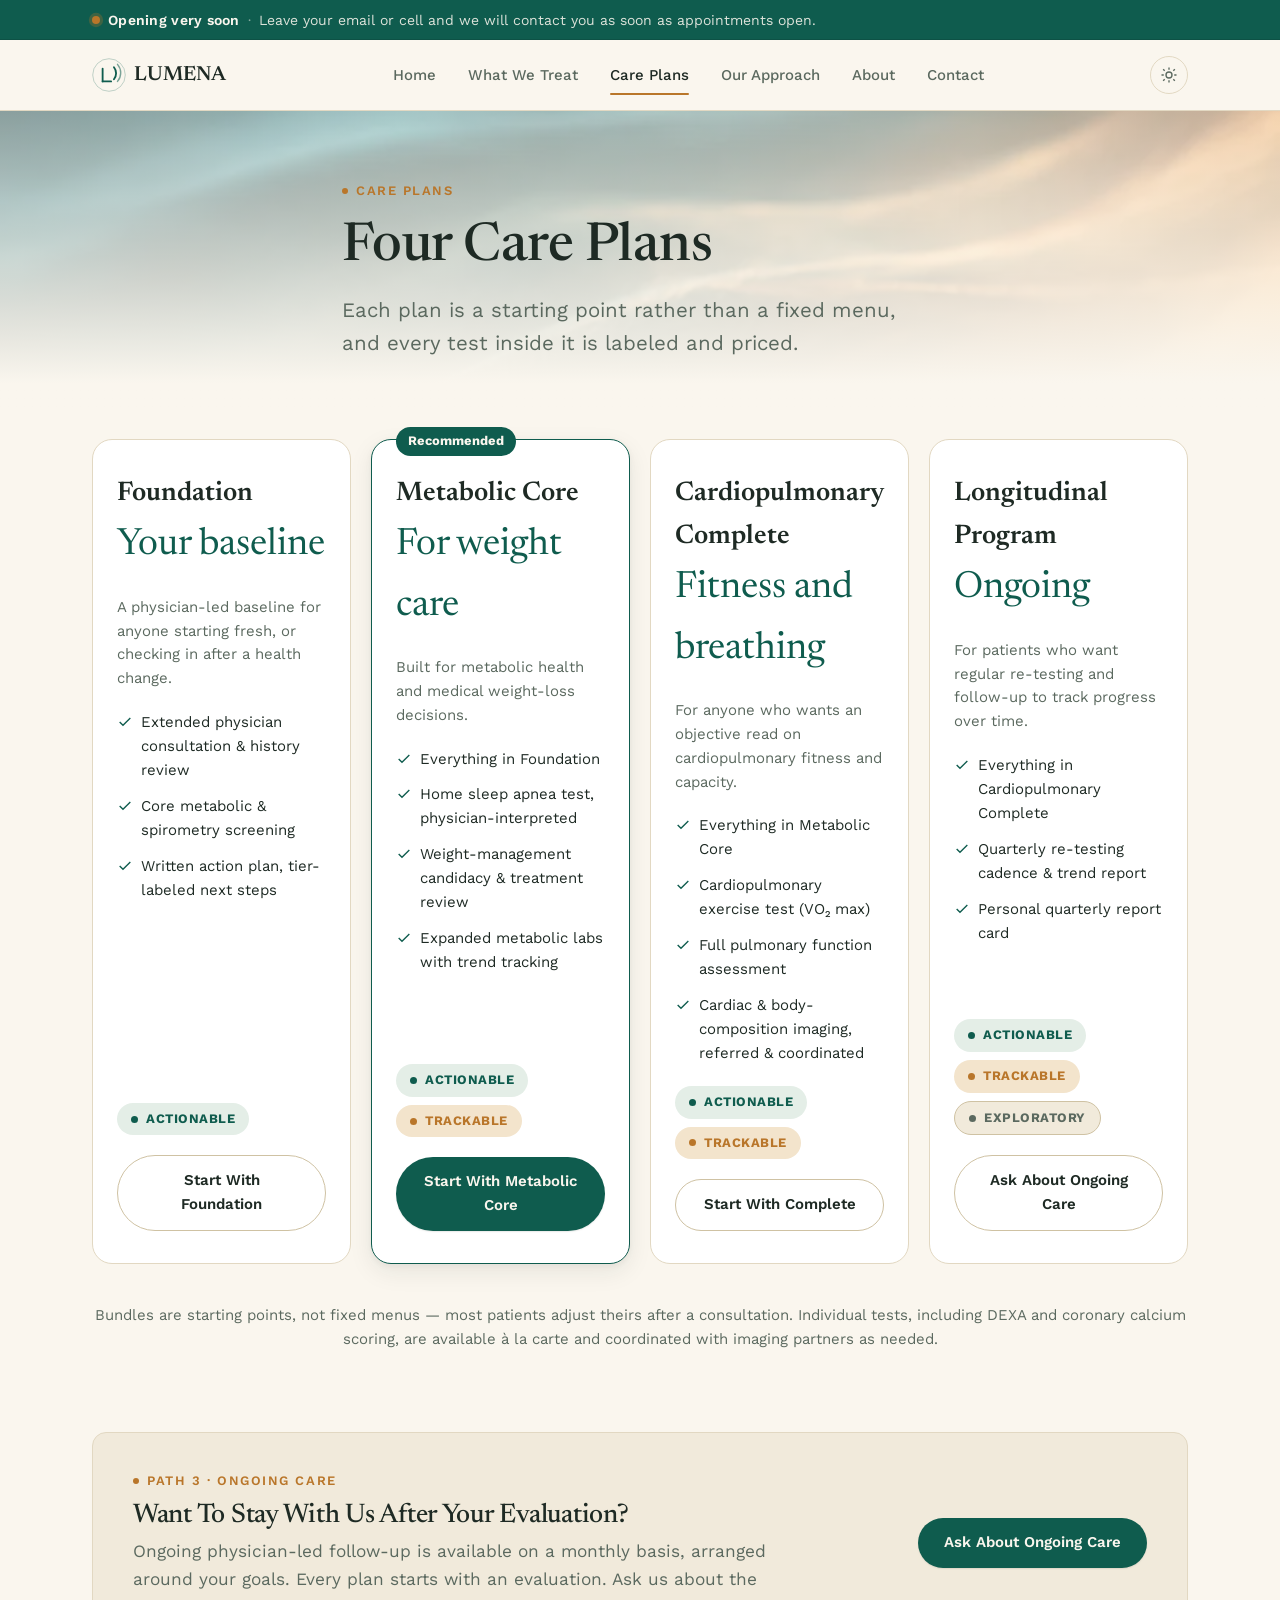
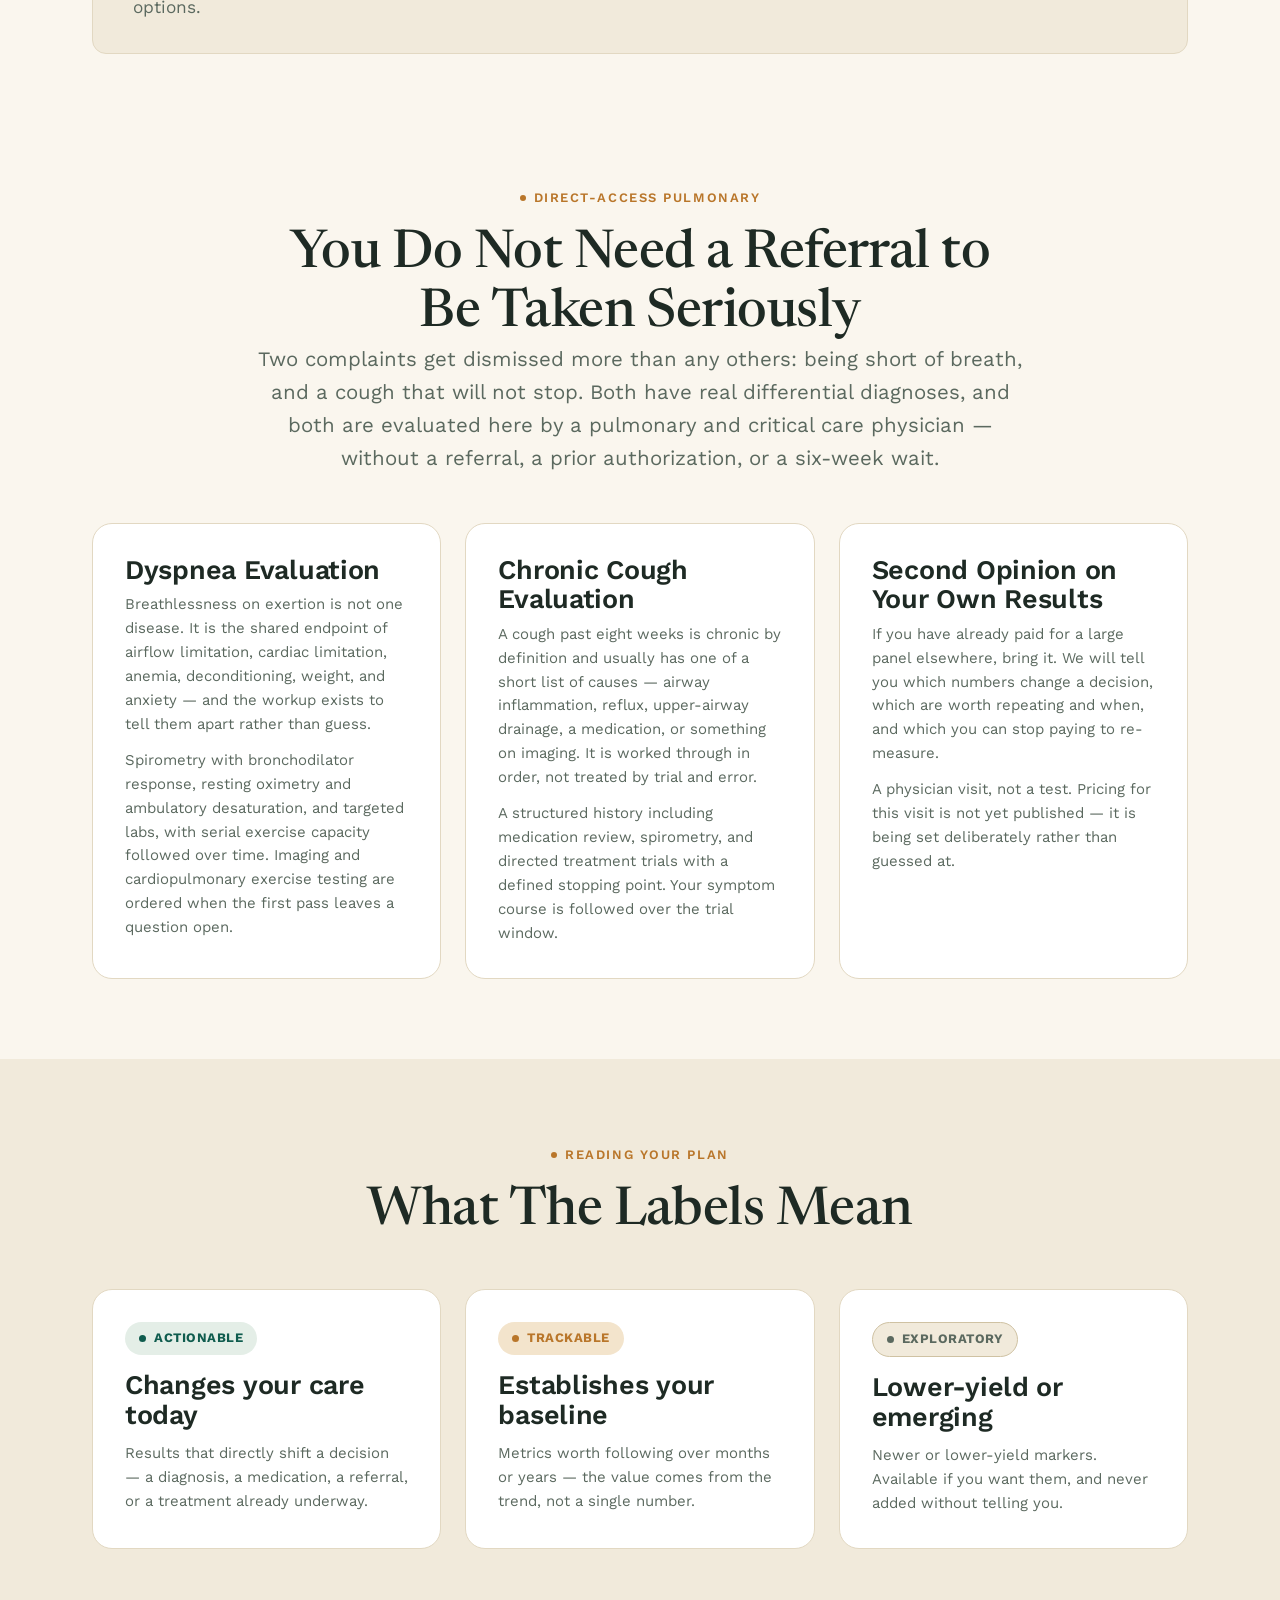
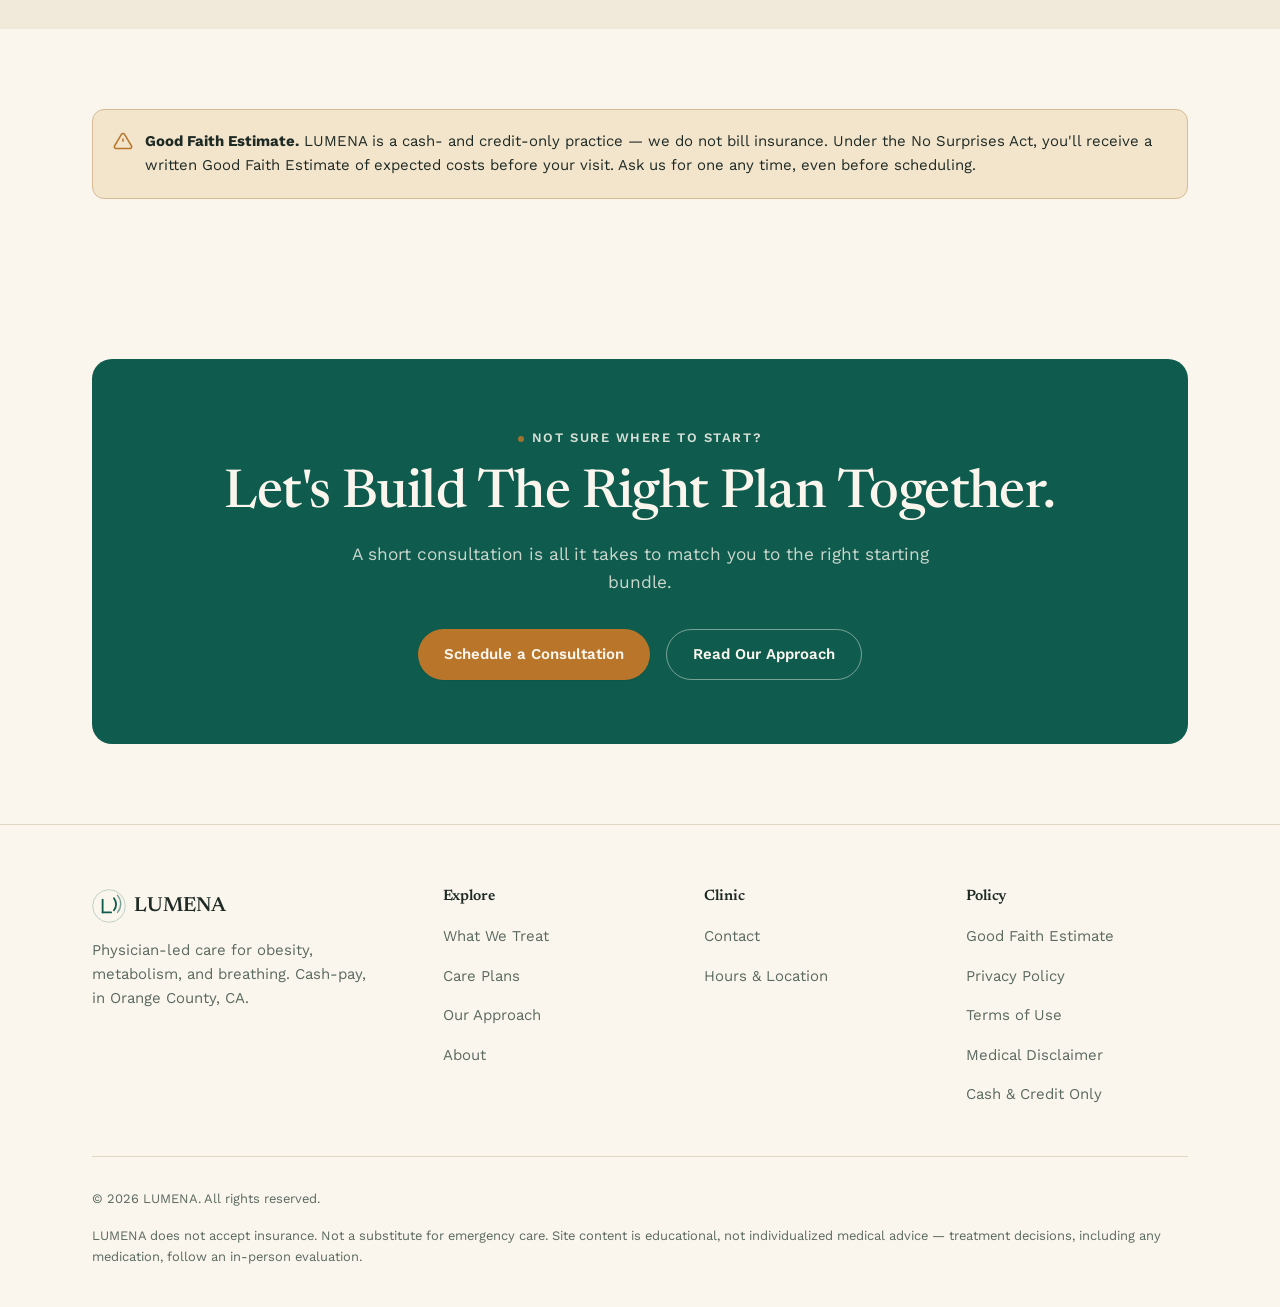
<file: services.html>
<!DOCTYPE html>
<html lang="en">
<head>
<meta charset="UTF-8">
<meta name="viewport" content="width=device-width, initial-scale=1.0">
<title>Care Plans — LUMENA</title>
<meta name="description" content="Four LUMENA care bundles, from Foundation to the Longitudinal Program, plus ongoing care. Cash or credit only, with transparent pricing.">
<link rel="icon" href="data:image/svg+xml,%3Csvg xmlns='http://www.w3.org/2000/svg' viewBox='0 0 48 48'%3E%3Crect width='48' height='48' rx='10' fill='%230F5C4E'/%3E%3Cpath d='M15 33V15' stroke='%23FAF6EE' stroke-width='3' stroke-linecap='round'/%3E%3Cpath d='M15 33H27' stroke='%23FAF6EE' stroke-width='3' stroke-linecap='round'/%3E%3Cpath d='M31 13c4 5 4 12 0 17' stroke='%23FAF6EE' stroke-width='3' stroke-linecap='round'/%3E%3Cpath d='M36 9c6 7 6 17 0 24' stroke='%23FAF6EE' stroke-width='2.4' stroke-linecap='round' opacity='.6'/%3E%3C/svg%3E">
<link rel="canonical" href="https://www.lumenahealthclinic.com/services.html">
<link rel="preconnect" href="https://fonts.googleapis.com">
<link rel="preconnect" href="https://fonts.gstatic.com" crossorigin>
<link rel="stylesheet" href="./base.css">
<link rel="stylesheet" href="./style.css">
</head>
<body>
<a href="#main" class="skip-link">Skip to content</a>

<div class="status-bar" role="status">
  <div class="container status-bar-inner">
    <span class="status-dot" aria-hidden="true"></span>
    <strong>Opening very soon</strong>
    <span class="status-sep" aria-hidden="true">&middot;</span>
    <span>Leave your email or cell and we will contact you as soon as appointments open.</span>
  </div>
</div>

<header class="site-header">
  <div class="container nav">
    <a href="./index.html" class="brand" aria-label="LUMENA home">
      <svg viewBox="0 0 48 48" fill="none" aria-hidden="true"><circle cx="24" cy="24" r="23" stroke="currentColor" stroke-width="1.4" opacity="0.25"/><path d="M15 33V15" stroke="currentColor" stroke-width="2.6" stroke-linecap="round"/><path d="M15 33H27" stroke="currentColor" stroke-width="2.6" stroke-linecap="round"/><path d="M31 13c4 5 4 12 0 17" stroke="currentColor" stroke-width="2.6" stroke-linecap="round"/><path d="M36 9c6 7 6 17 0 24" stroke="currentColor" stroke-width="2" stroke-linecap="round" opacity="0.55"/></svg>
      LUMENA
    </a>
    <nav class="nav-links" aria-label="Primary">
      <a href="./index.html">Home</a>
      <a href="./programs.html">What We Treat</a>
      <a href="./services.html" aria-current="page">Care Plans</a>
      <a href="./approach.html">Our Approach</a>
      <a href="./about.html">About</a>
      <a href="./contact.html">Contact</a>
    </nav>
    <div class="nav-right">
      <button class="theme-toggle" aria-label="Toggle dark mode">
        <svg class="icon-sun" viewBox="0 0 24 24" fill="none" stroke="currentColor" stroke-width="1.8"><circle cx="12" cy="12" r="4"/><path d="M12 2v3M12 19v3M4.2 4.2l2.1 2.1M17.7 17.7l2.1 2.1M2 12h3M19 12h3M4.2 19.8l2.1-2.1M17.7 6.3l2.1-2.1"/></svg>
        <svg class="icon-moon" viewBox="0 0 24 24" fill="none" stroke="currentColor" stroke-width="1.8"><path d="M21 12.5A8.5 8.5 0 1 1 11.5 3a7 7 0 0 0 9.5 9.5Z"/></svg>
      </button>
      <button class="nav-toggle" aria-label="Toggle menu">
        <svg viewBox="0 0 24 24" fill="none" stroke="currentColor" stroke-width="1.8"><path d="M3 6h18M3 12h18M3 18h18"/></svg>
      </button>
    </div>
  </div>
</header>

<main id="main">

  <section class="page-banner">
    <div class="page-banner-bg"><img src="./assets/services-banner.webp" alt="" aria-hidden="true"></div>
    <div class="container page-banner-content">
      <span class="eyebrow">Care Plans</span>
      <h1 class="mt-4" style="font-size: var(--text-3xl);">Four Care Plans</h1>
      <p class="lede mt-4">Each plan is a starting point rather than a fixed menu, and every test inside it is labeled and priced.</p>
    </div>
  </section>

  <section style="padding-top: var(--space-8);">
    <div class="container">
      <div class="plans-grid">

        <div class="plan-card reveal">
          <div>
            <div class="plan-name">Foundation</div>
            <div class="plan-price">Your baseline</div>
          </div>
          <p class="plan-desc">A physician-led baseline for anyone starting fresh, or checking in after a health change.</p>
          <ul class="plan-list">
            <li><svg viewBox="0 0 24 24" fill="none" stroke="currentColor" stroke-width="2"><path d="M20 6L9 17l-5-5"/></svg>Extended physician consultation &amp; history review</li>
            <li><svg viewBox="0 0 24 24" fill="none" stroke="currentColor" stroke-width="2"><path d="M20 6L9 17l-5-5"/></svg>Core metabolic &amp; spirometry screening</li>
            <li><svg viewBox="0 0 24 24" fill="none" stroke="currentColor" stroke-width="2"><path d="M20 6L9 17l-5-5"/></svg>Written action plan, tier-labeled next steps</li>
          </ul>
          <div class="plan-tiers"><span class="tier-badge tier-actionable">Actionable</span></div>
          <a href="./contact.html" class="btn btn-ghost btn-block">Start With Foundation</a>
        </div>

        <div class="plan-card featured reveal">
          <div>
            <div class="plan-name">Metabolic Core</div>
            <div class="plan-price">For weight care</div>
          </div>
          <p class="plan-desc">Built for metabolic health and medical weight-loss decisions.</p>
          <ul class="plan-list">
            <li><svg viewBox="0 0 24 24" fill="none" stroke="currentColor" stroke-width="2"><path d="M20 6L9 17l-5-5"/></svg>Everything in Foundation</li>
            <li><svg viewBox="0 0 24 24" fill="none" stroke="currentColor" stroke-width="2"><path d="M20 6L9 17l-5-5"/></svg>Home sleep apnea test, physician-interpreted</li>
            <li><svg viewBox="0 0 24 24" fill="none" stroke="currentColor" stroke-width="2"><path d="M20 6L9 17l-5-5"/></svg>Weight-management candidacy &amp; treatment review</li>
            <li><svg viewBox="0 0 24 24" fill="none" stroke="currentColor" stroke-width="2"><path d="M20 6L9 17l-5-5"/></svg>Expanded metabolic labs with trend tracking</li>
          </ul>
          <div class="plan-tiers"><span class="tier-badge tier-actionable">Actionable</span><span class="tier-badge tier-trackable">Trackable</span></div>
          <a href="./contact.html" class="btn btn-primary btn-block">Start With Metabolic Core</a>
        </div>

        <div class="plan-card reveal">
          <div>
            <div class="plan-name">Cardiopulmonary Complete</div>
            <div class="plan-price">Fitness and breathing</div>
          </div>
          <p class="plan-desc">For anyone who wants an objective read on cardiopulmonary fitness and capacity.</p>
          <ul class="plan-list">
            <li><svg viewBox="0 0 24 24" fill="none" stroke="currentColor" stroke-width="2"><path d="M20 6L9 17l-5-5"/></svg>Everything in Metabolic Core</li>
            <li><svg viewBox="0 0 24 24" fill="none" stroke="currentColor" stroke-width="2"><path d="M20 6L9 17l-5-5"/></svg>Cardiopulmonary exercise test (VO₂ max)</li>
            <li><svg viewBox="0 0 24 24" fill="none" stroke="currentColor" stroke-width="2"><path d="M20 6L9 17l-5-5"/></svg>Full pulmonary function assessment</li>
            <li><svg viewBox="0 0 24 24" fill="none" stroke="currentColor" stroke-width="2"><path d="M20 6L9 17l-5-5"/></svg>Cardiac &amp; body-composition imaging, referred &amp; coordinated</li>
          </ul>
          <div class="plan-tiers"><span class="tier-badge tier-actionable">Actionable</span><span class="tier-badge tier-trackable">Trackable</span></div>
          <a href="./contact.html" class="btn btn-ghost btn-block">Start With Complete</a>
        </div>

        <div class="plan-card reveal">
          <div>
            <div class="plan-name">Longitudinal Program</div>
            <div class="plan-price">Ongoing</div>
          </div>
          <p class="plan-desc">For patients who want regular re-testing and follow-up to track progress over time.</p>
          <ul class="plan-list">
            <li><svg viewBox="0 0 24 24" fill="none" stroke="currentColor" stroke-width="2"><path d="M20 6L9 17l-5-5"/></svg>Everything in Cardiopulmonary Complete</li>
            <li><svg viewBox="0 0 24 24" fill="none" stroke="currentColor" stroke-width="2"><path d="M20 6L9 17l-5-5"/></svg>Quarterly re-testing cadence &amp; trend report</li>
            <li><svg viewBox="0 0 24 24" fill="none" stroke="currentColor" stroke-width="2"><path d="M20 6L9 17l-5-5"/></svg>Personal quarterly report card</li>
          </ul>
          <div class="plan-tiers"><span class="tier-badge tier-actionable">Actionable</span><span class="tier-badge tier-trackable">Trackable</span><span class="tier-badge tier-exploratory">Exploratory</span></div>
          <a href="./contact.html" class="btn btn-ghost btn-block">Ask About Ongoing Care</a>
        </div>

      </div>

      <p class="text-center mt-10" style="font-size: var(--text-sm); color: var(--text-muted);">Bundles are starting points, not fixed menus — most patients adjust theirs after a consultation. Individual tests, including DEXA and coronary calcium scoring, are available à la carte and coordinated with imaging partners as needed.</p>
    </div>
  </section>

  <section style="padding-block: 0 var(--space-12);">
    <div class="container">
      <div class="loc-band">
        <div>
          <p class="eyebrow">Path 3 · Ongoing care</p>
          <h2>Want To Stay With Us After Your Evaluation?</h2>
          <p>Ongoing physician-led follow-up is available on a monthly basis, arranged around your goals. Every plan starts with an evaluation. Ask us about the options.</p>
        </div>
        <a href="./contact.html" class="btn btn-primary">Ask About Ongoing Care</a>
      </div>
    </div>
  </section>

  <!-- DIRECT-ACCESS PULMONARY -->
  <section>
    <div class="container">
      <div class="section-head center">
        <span class="eyebrow">Direct-access pulmonary</span>
        <h2>You Do Not Need a Referral to Be Taken Seriously</h2>
        <p class="lede">Two complaints get dismissed more than any others: being short of breath, and a cough that will not stop. Both have real differential diagnoses, and both are evaluated here by a pulmonary and critical care physician — without a referral, a prior authorization, or a six-week wait.</p>
      </div>
      <div class="card-grid">
        <div class="info-card reveal">
          <h3>Dyspnea Evaluation</h3>
          <p>Breathlessness on exertion is not one disease. It is the shared endpoint of airflow limitation, cardiac limitation, anemia, deconditioning, weight, and anxiety — and the workup exists to tell them apart rather than guess.</p>
          <p class="dx-inline-tier">Spirometry with bronchodilator response, resting oximetry and ambulatory desaturation, and targeted labs, with serial exercise capacity followed over time. Imaging and cardiopulmonary exercise testing are ordered when the first pass leaves a question open.</p>
        </div>
        <div class="info-card reveal">
          <h3>Chronic Cough Evaluation</h3>
          <p>A cough past eight weeks is chronic by definition and usually has one of a short list of causes — airway inflammation, reflux, upper-airway drainage, a medication, or something on imaging. It is worked through in order, not treated by trial and error.</p>
          <p class="dx-inline-tier">A structured history including medication review, spirometry, and directed treatment trials with a defined stopping point. Your symptom course is followed over the trial window.</p>
        </div>
        <div class="info-card reveal">
          <h3>Second Opinion on Your Own Results</h3>
          <p>If you have already paid for a large panel elsewhere, bring it. We will tell you which numbers change a decision, which are worth repeating and when, and which you can stop paying to re-measure.</p>
          <p class="dx-inline-tier">A physician visit, not a test. Pricing for this visit is not yet published — it is being set deliberately rather than guessed at.</p>
        </div>
      </div>
    </div>
  </section>

  <!-- EVIDENCE TIER RECAP -->
  <section style="background: var(--surface-2);">
    <div class="container">
      <div class="section-head center">
        <span class="eyebrow">Reading Your Plan</span>
        <h2>What The Labels Mean</h2>
      </div>
      <div class="tier-grid">
        <div class="tier-card reveal">
          <span class="tier-badge tier-actionable">Actionable</span>
          <h3>Changes your care today</h3>
          <p>Results that directly shift a decision — a diagnosis, a medication, a referral, or a treatment already underway.</p>
        </div>
        <div class="tier-card reveal">
          <span class="tier-badge tier-trackable">Trackable</span>
          <h3>Establishes your baseline</h3>
          <p>Metrics worth following over months or years — the value comes from the trend, not a single number.</p>
        </div>
        <div class="tier-card reveal">
          <span class="tier-badge tier-exploratory">Exploratory</span>
          <h3>Lower-yield or emerging</h3>
          <p>Newer or lower-yield markers. Available if you want them, and never added without telling you.</p>
        </div>
      </div>
    </div>
  </section>

  <section id="gfe">
    <div class="container">
      <div class="notice">
        <svg viewBox="0 0 24 24" fill="none" stroke="currentColor" stroke-width="1.8"><path d="M12 9v4M12 17h.01M10.29 3.86 1.82 18a2 2 0 0 0 1.71 3h16.94a2 2 0 0 0 1.71-3L13.71 3.86a2 2 0 0 0-3.42 0Z"/></svg>
        <div>
          <strong>Good Faith Estimate.</strong> LUMENA is a cash- and credit-only practice — we do not bill insurance. Under the No Surprises Act, you'll receive a written Good Faith Estimate of expected costs before your visit. Ask us for one any time, even before scheduling.
        </div>
      </div>
    </div>
  </section>

  <section>
    <div class="container">
      <div class="cta-band">
        <span class="eyebrow" style="color: var(--on-primary); opacity:0.85;">Not Sure Where To Start?</span>
        <h2 class="mt-4">Let's Build The Right Plan Together.</h2>
        <p class="mt-4">A short consultation is all it takes to match you to the right starting bundle.</p>
        <div class="hero-actions">
          <a href="./contact.html" class="btn btn-accent">Schedule a Consultation</a>
          <a href="./approach.html" class="btn btn-ghost">Read Our Approach</a>
        </div>
      </div>
    </div>
  </section>

</main>

<footer class="site-footer">
  <div class="container">
    <div class="footer-grid">
      <div class="footer-brand">
        <a href="./index.html" class="brand" aria-label="LUMENA home">
          <svg viewBox="0 0 48 48" fill="none" aria-hidden="true"><circle cx="24" cy="24" r="23" stroke="currentColor" stroke-width="1.4" opacity="0.25"/><path d="M15 33V15" stroke="currentColor" stroke-width="2.6" stroke-linecap="round"/><path d="M15 33H27" stroke="currentColor" stroke-width="2.6" stroke-linecap="round"/><path d="M31 13c4 5 4 12 0 17" stroke="currentColor" stroke-width="2.6" stroke-linecap="round"/><path d="M36 9c6 7 6 17 0 24" stroke="currentColor" stroke-width="2" stroke-linecap="round" opacity="0.55"/></svg>
          LUMENA
        </a>
        <p>Physician-led care for obesity, metabolism, and breathing. Cash-pay, in Orange County, CA.</p>
      </div>
      <div class="footer-col">
        <h4>Explore</h4>
        <ul>
            <li><a href="./programs.html">What We Treat</a></li>
        <li><a href="./services.html">Care Plans</a></li>
          <li><a href="./approach.html">Our Approach</a></li>
          <li><a href="./about.html">About</a></li>
        </ul>
      </div>
      <div class="footer-col">
        <h4>Clinic</h4>
        <ul>
          <li><a href="./contact.html">Contact</a></li>
          <li><a href="./contact.html#hours">Hours &amp; Location</a></li>
        </ul>
      </div>
      <div class="footer-col">
        <h4>Policy</h4>
        <ul>
          <li><a href="./services.html#gfe">Good Faith Estimate</a></li>
          <li><a href="./privacy.html">Privacy Policy</a></li>
          <li><a href="./terms.html">Terms of Use</a></li>
          <li><a href="./disclaimer.html">Medical Disclaimer</a></li>
          <li><span style="font-size: var(--text-sm); color: var(--text-muted);">Cash &amp; Credit Only</span></li>
        </ul>
      </div>
    </div>
    <div class="footer-bottom">
      <span>© <span data-year>2026</span> LUMENA. All rights reserved.</span>
      <span>LUMENA does not accept insurance. Not a substitute for emergency care. Site content is educational, not individualized medical advice — treatment decisions, including any medication, follow an in-person evaluation.</span>
    </div>
  </div>
</footer>

<script src="./app.js"></script>
</body>
</html>
</file>
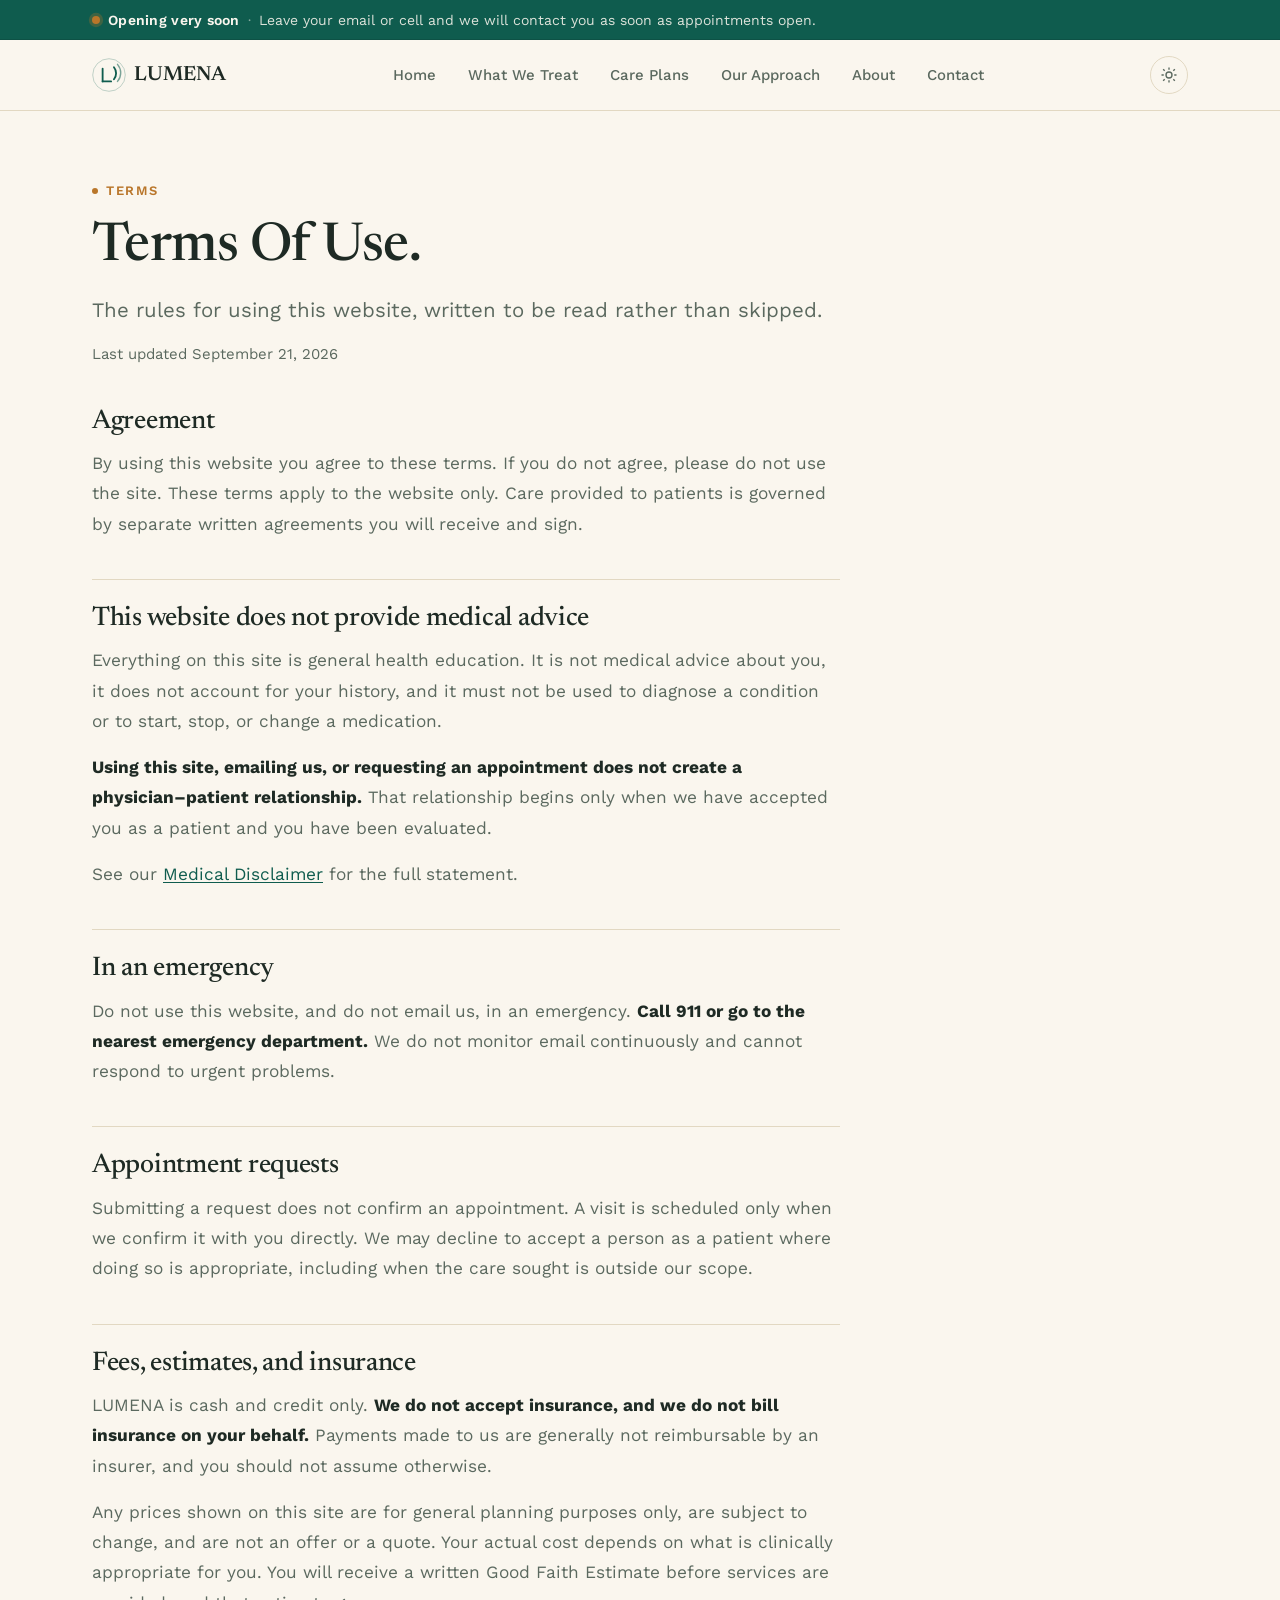
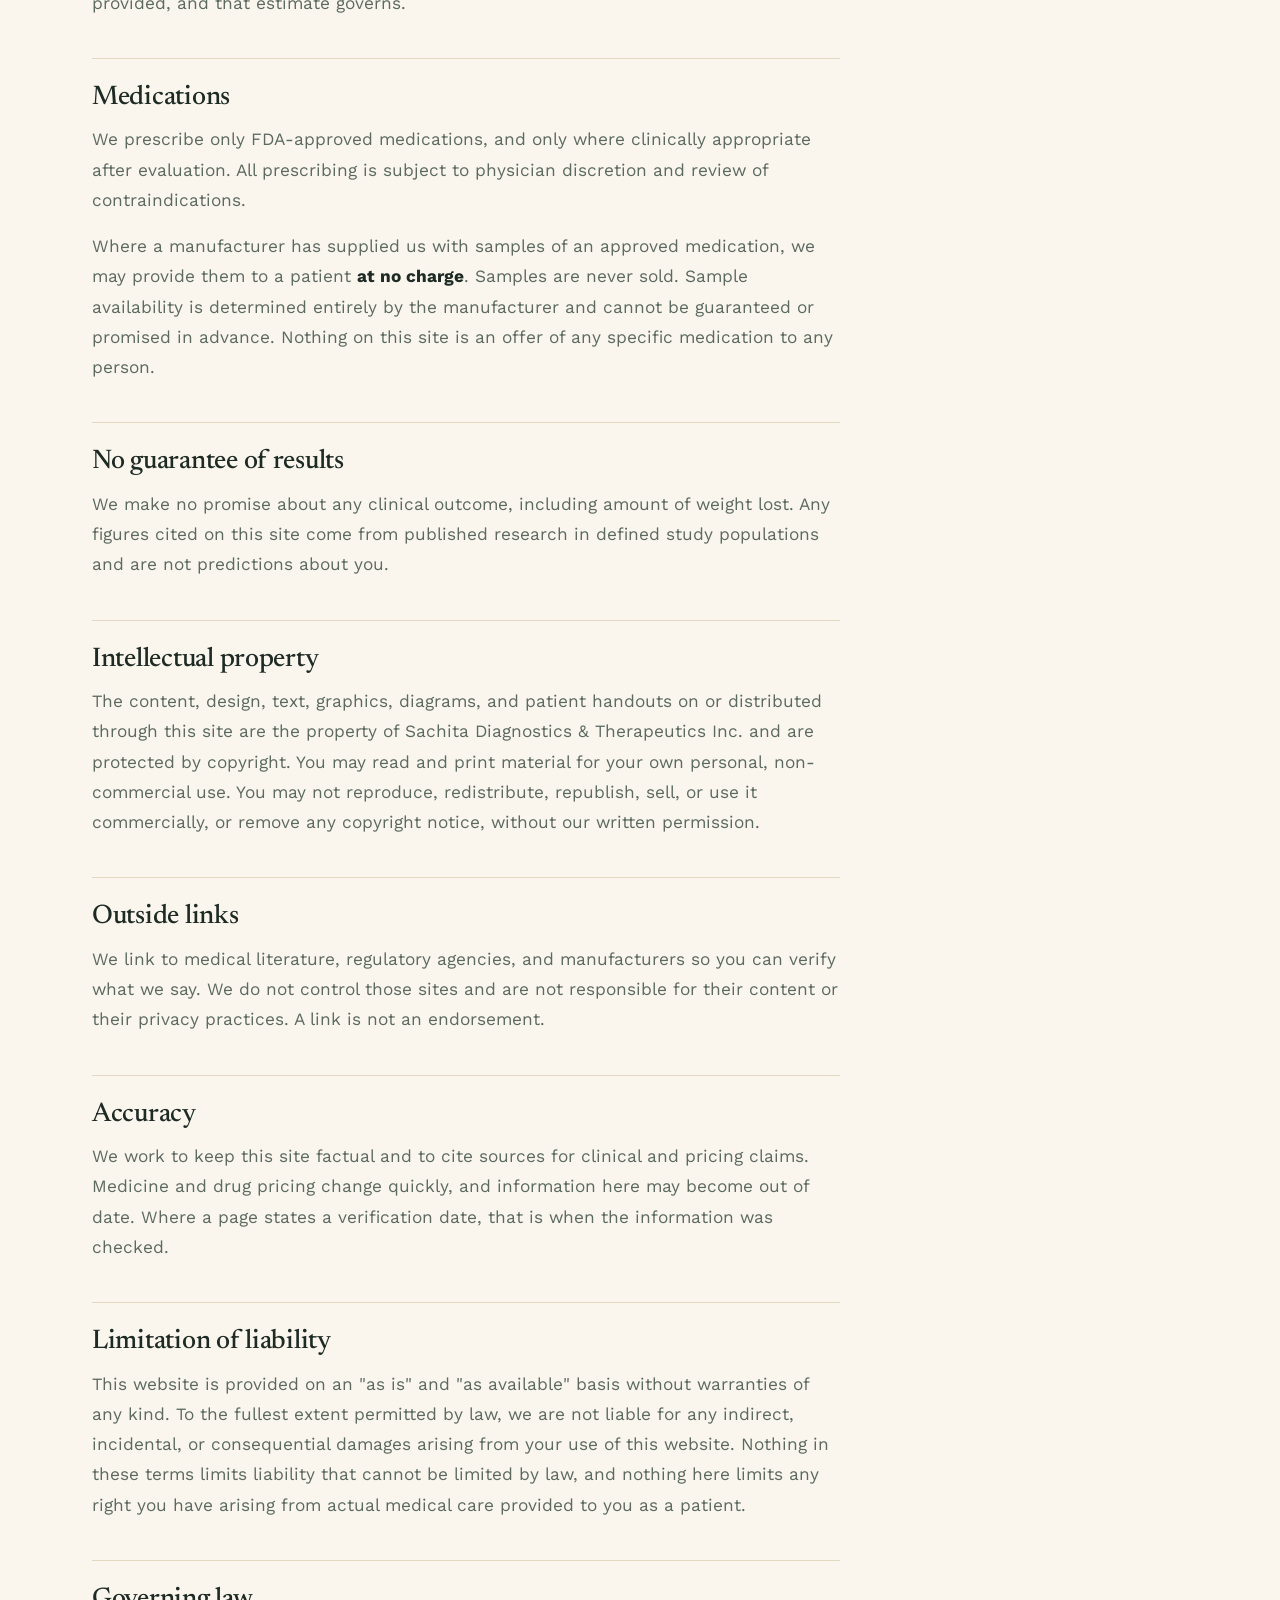
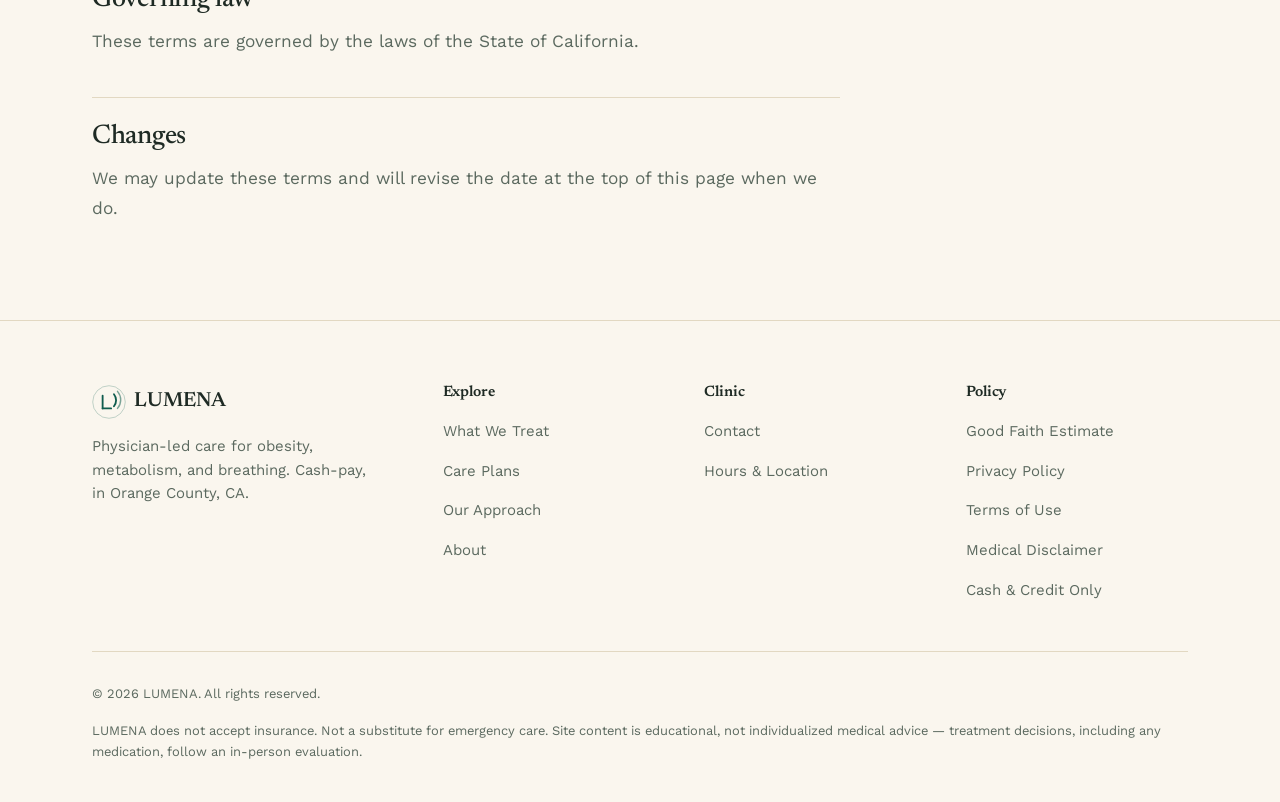
<file: terms.html>
<!DOCTYPE html>
<html lang="en">
<head>
<meta charset="UTF-8">
<meta name="viewport" content="width=device-width, initial-scale=1.0">
<title>Terms of Use — LUMENA</title>
<meta name="description" content="Terms governing use of the LUMENA website, including fees, medications, and intellectual property.">
<link rel="icon" href="data:image/svg+xml,%3Csvg xmlns='http://www.w3.org/2000/svg' viewBox='0 0 48 48'%3E%3Crect width='48' height='48' rx='10' fill='%230F5C4E'/%3E%3Cpath d='M15 33V15' stroke='%23FAF6EE' stroke-width='3' stroke-linecap='round'/%3E%3Cpath d='M15 33H27' stroke='%23FAF6EE' stroke-width='3' stroke-linecap='round'/%3E%3Cpath d='M31 13c4 5 4 12 0 17' stroke='%23FAF6EE' stroke-width='3' stroke-linecap='round'/%3E%3Cpath d='M36 9c6 7 6 17 0 24' stroke='%23FAF6EE' stroke-width='2.4' stroke-linecap='round' opacity='.6'/%3E%3C/svg%3E">
<link rel="canonical" href="https://www.lumenahealthclinic.com/terms.html">
<link rel="preconnect" href="https://fonts.googleapis.com">
<link rel="preconnect" href="https://fonts.gstatic.com" crossorigin>
<link rel="stylesheet" href="./base.css">
<link rel="stylesheet" href="./style.css">
</head>
<body>
<a href="#main" class="skip-link">Skip to content</a>

<div class="status-bar" role="status">
  <div class="container status-bar-inner">
    <span class="status-dot" aria-hidden="true"></span>
    <strong>Opening very soon</strong>
    <span class="status-sep" aria-hidden="true">&middot;</span>
    <span>Leave your email or cell and we will contact you as soon as appointments open.</span>
  </div>
</div>

<header class="site-header">
  <div class="container nav">
    <a href="./index.html" class="brand" aria-label="LUMENA home">
      <svg viewBox="0 0 48 48" fill="none" aria-hidden="true"><circle cx="24" cy="24" r="23" stroke="currentColor" stroke-width="1.4" opacity="0.25"/><path d="M15 33V15" stroke="currentColor" stroke-width="2.6" stroke-linecap="round"/><path d="M15 33H27" stroke="currentColor" stroke-width="2.6" stroke-linecap="round"/><path d="M31 13c4 5 4 12 0 17" stroke="currentColor" stroke-width="2.6" stroke-linecap="round"/><path d="M36 9c6 7 6 17 0 24" stroke="currentColor" stroke-width="2" stroke-linecap="round" opacity="0.55"/></svg>
      LUMENA
    </a>
    <nav class="nav-links" aria-label="Primary">
      <a href="./index.html">Home</a>
      <a href="./programs.html">What We Treat</a>
      <a href="./services.html">Care Plans</a>
      <a href="./approach.html">Our Approach</a>
      <a href="./about.html">About</a>
      <a href="./contact.html">Contact</a>
    </nav>
    <div class="nav-right">
      <button class="theme-toggle" aria-label="Toggle dark mode">
        <svg class="icon-sun" viewBox="0 0 24 24" fill="none" stroke="currentColor" stroke-width="1.8"><circle cx="12" cy="12" r="4"/><path d="M12 2v3M12 19v3M4.2 4.2l2.1 2.1M17.7 17.7l2.1 2.1M2 12h3M19 12h3M4.2 19.8l2.1-2.1M17.7 6.3l2.1-2.1"/></svg>
        <svg class="icon-moon" viewBox="0 0 24 24" fill="none" stroke="currentColor" stroke-width="1.8"><path d="M21 12.5A8.5 8.5 0 1 1 11.5 3a7 7 0 0 0 9.5 9.5Z"/></svg>
      </button>
      <button class="nav-toggle" aria-label="Toggle menu">
        <svg viewBox="0 0 24 24" fill="none" stroke="currentColor" stroke-width="1.8"><path d="M3 6h18M3 12h18M3 18h18"/></svg>
      </button>
    </div>
  </div>
</header>

<main id="main">

  <section class="page-banner" style="padding-block: var(--space-16) var(--space-8);">
    <div class="container">
      <span class="eyebrow">Terms</span>
      <h1 class="mt-4" style="font-size: var(--text-3xl);">Terms Of Use.</h1>
      <p class="lede mt-4">The rules for using this website, written to be read rather than skipped.</p>
      <p class="mt-4" style="font-size: var(--text-sm); color: var(--text-muted);">Last updated September 21, 2026</p>
    </div>
  </section>

  <section class="section legal-page-section">
    <div class="container">
      <div class="legal-body">

        <h2>Agreement</h2>
        <p>By using this website you agree to these terms. If you do not agree, please do not use the site. These terms apply to the website only. Care provided to patients is governed by separate written agreements you will receive and sign.</p>

        <h2>This website does not provide medical advice</h2>
        <p>Everything on this site is general health education. It is not medical advice about you, it does not account for your history, and it must not be used to diagnose a condition or to start, stop, or change a medication.</p>
        <p><strong>Using this site, emailing us, or requesting an appointment does not create a physician–patient relationship.</strong> That relationship begins only when we have accepted you as a patient and you have been evaluated.</p>
        <p>See our <a href="./disclaimer.html">Medical Disclaimer</a> for the full statement.</p>

        <h2>In an emergency</h2>
        <p>Do not use this website, and do not email us, in an emergency. <strong>Call 911 or go to the nearest emergency department.</strong> We do not monitor email continuously and cannot respond to urgent problems.</p>

        <h2>Appointment requests</h2>
        <p>Submitting a request does not confirm an appointment. A visit is scheduled only when we confirm it with you directly. We may decline to accept a person as a patient where doing so is appropriate, including when the care sought is outside our scope.</p>

        <h2>Fees, estimates, and insurance</h2>
        <p>LUMENA is cash and credit only. <strong>We do not accept insurance, and we do not bill insurance on your behalf.</strong> Payments made to us are generally not reimbursable by an insurer, and you should not assume otherwise.</p>
        <p>Any prices shown on this site are for general planning purposes only, are subject to change, and are not an offer or a quote. Your actual cost depends on what is clinically appropriate for you. You will receive a written Good Faith Estimate before services are provided, and that estimate governs.</p>

        <h2>Medications</h2>
        <p>We prescribe only FDA-approved medications, and only where clinically appropriate after evaluation. All prescribing is subject to physician discretion and review of contraindications.</p>
        <p>Where a manufacturer has supplied us with samples of an approved medication, we may provide them to a patient <strong>at no charge</strong>. Samples are never sold. Sample availability is determined entirely by the manufacturer and cannot be guaranteed or promised in advance. Nothing on this site is an offer of any specific medication to any person.</p>

        <h2>No guarantee of results</h2>
        <p>We make no promise about any clinical outcome, including amount of weight lost. Any figures cited on this site come from published research in defined study populations and are not predictions about you.</p>

        <h2>Intellectual property</h2>
        <p>The content, design, text, graphics, diagrams, and patient handouts on or distributed through this site are the property of Sachita Diagnostics &amp; Therapeutics Inc. and are protected by copyright. You may read and print material for your own personal, non-commercial use. You may not reproduce, redistribute, republish, sell, or use it commercially, or remove any copyright notice, without our written permission.</p>

        <h2>Outside links</h2>
        <p>We link to medical literature, regulatory agencies, and manufacturers so you can verify what we say. We do not control those sites and are not responsible for their content or their privacy practices. A link is not an endorsement.</p>

        <h2>Accuracy</h2>
        <p>We work to keep this site factual and to cite sources for clinical and pricing claims. Medicine and drug pricing change quickly, and information here may become out of date. Where a page states a verification date, that is when the information was checked.</p>

        <h2>Limitation of liability</h2>
        <p>This website is provided on an "as is" and "as available" basis without warranties of any kind. To the fullest extent permitted by law, we are not liable for any indirect, incidental, or consequential damages arising from your use of this website. Nothing in these terms limits liability that cannot be limited by law, and nothing here limits any right you have arising from actual medical care provided to you as a patient.</p>

        <h2>Governing law</h2>
        <p>These terms are governed by the laws of the State of California.</p>

        <h2>Changes</h2>
        <p>We may update these terms and will revise the date at the top of this page when we do.</p>

      </div>
    </div>
  </section>

</main>

<footer class="site-footer">
  <div class="container">
    <div class="footer-grid">
      <div class="footer-brand">
        <a href="./index.html" class="brand" aria-label="LUMENA home">
          <svg viewBox="0 0 48 48" fill="none" aria-hidden="true"><circle cx="24" cy="24" r="23" stroke="currentColor" stroke-width="1.4" opacity="0.25"/><path d="M15 33V15" stroke="currentColor" stroke-width="2.6" stroke-linecap="round"/><path d="M15 33H27" stroke="currentColor" stroke-width="2.6" stroke-linecap="round"/><path d="M31 13c4 5 4 12 0 17" stroke="currentColor" stroke-width="2.6" stroke-linecap="round"/><path d="M36 9c6 7 6 17 0 24" stroke="currentColor" stroke-width="2" stroke-linecap="round" opacity="0.55"/></svg>
          LUMENA
        </a>
        <p>Physician-led care for obesity, metabolism, and breathing. Cash-pay, in Orange County, CA.</p>
      </div>
      <div class="footer-col">
        <h4>Explore</h4>
        <ul>
            <li><a href="./programs.html">What We Treat</a></li>
        <li><a href="./services.html">Care Plans</a></li>
          <li><a href="./approach.html">Our Approach</a></li>
          <li><a href="./about.html">About</a></li>
        </ul>
      </div>
      <div class="footer-col">
        <h4>Clinic</h4>
        <ul>
          <li><a href="./contact.html">Contact</a></li>
          <li><a href="./contact.html#hours">Hours &amp; Location</a></li>
        </ul>
      </div>
      <div class="footer-col">
        <h4>Policy</h4>
        <ul>
          <li><a href="./services.html#gfe">Good Faith Estimate</a></li>
          <li><a href="./privacy.html">Privacy Policy</a></li>
          <li><a href="./terms.html">Terms of Use</a></li>
          <li><a href="./disclaimer.html">Medical Disclaimer</a></li>
          <li><span style="font-size: var(--text-sm); color: var(--text-muted);">Cash &amp; Credit Only</span></li>
        </ul>
      </div>
    </div>
    <div class="footer-bottom">
      <span>© <span data-year>2026</span> LUMENA. All rights reserved.</span>
      <span>LUMENA does not accept insurance. Not a substitute for emergency care. Site content is educational, not individualized medical advice — treatment decisions, including any medication, follow an in-person evaluation.</span>
    </div>
  </div>
</footer>
<script src="./app.js"></script>
</body>
</html>
</file>
<file: base.css>
/* ===== Base Reset & Foundations ===== */
*, *::before, *::after { box-sizing: border-box; margin: 0; padding: 0; }
html { -webkit-text-size-adjust: 100%; scroll-behavior: smooth; }
body { min-height: 100vh; text-rendering: optimizeLegibility; -webkit-font-smoothing: antialiased; }
img, picture, video, svg { display: block; max-width: 100%; }
img { height: auto; }
a { color: inherit; text-decoration: none; }
button { font: inherit; color: inherit; background: none; border: none; cursor: pointer; }
ul, ol { list-style: none; }
input, textarea { font: inherit; color: inherit; }
:focus-visible { outline: 2px solid var(--primary); outline-offset: 3px; border-radius: 4px; }
.visually-hidden {
  position: absolute; width: 1px; height: 1px; padding: 0; margin: -1px;
  overflow: hidden; clip: rect(0,0,0,0); white-space: nowrap; border: 0;
}
.skip-link {
  position: absolute; left: -9999px; top: 0; z-index: 200;
  background: var(--primary); color: var(--on-primary); padding: 10px 18px; border-radius: 0 0 8px 0;
}
.skip-link:focus { left: 0; }
@media (prefers-reduced-motion: reduce) {
  *, *::before, *::after { animation-duration: 0.01ms !important; animation-iteration-count: 1 !important; transition-duration: 0.01ms !important; scroll-behavior: auto !important; }
}
</file>
<file: style.css>
/* ===================================================================
   LUMENA — Design Tokens & Components
   =================================================================== */

@import url('https://fonts.googleapis.com/css2?family=Newsreader:ital,opsz,wght@0,6..72,300..700;1,6..72,300..700&family=Work+Sans:wght@400;500;600;700&display=swap');

:root {
  /* ---- Type ---- */
  --font-display: 'Newsreader', 'Iowan Old Style', Georgia, serif;
  --font-body: 'Work Sans', -apple-system, BlinkMacSystemFont, sans-serif;

  --text-xs: clamp(0.76rem, 0.73rem + 0.1vw, 0.82rem);
  --text-sm: clamp(0.87rem, 0.84rem + 0.12vw, 0.94rem);
  --text-base: clamp(1rem, 0.96rem + 0.15vw, 1.08rem);
  --text-lg: clamp(1.15rem, 1.08rem + 0.25vw, 1.3rem);
  --text-xl: clamp(1.4rem, 1.28rem + 0.5vw, 1.7rem);
  --text-2xl: clamp(1.8rem, 1.55rem + 1vw, 2.4rem);
  --text-3xl: clamp(2.3rem, 1.9rem + 1.8vw, 3.4rem);
  --text-hero: clamp(2.8rem, 2.2rem + 3vw, 4.6rem);

  --leading-tight: 1.1;
  --leading-snug: 1.3;
  --leading-normal: 1.6;
  --leading-relaxed: 1.75;

  /* ---- Spacing (4px base) ---- */
  --space-1: 4px;  --space-2: 8px;  --space-3: 12px; --space-4: 16px;
  --space-5: 20px; --space-6: 24px; --space-8: 32px; --space-10: 40px;
  --space-12: 48px; --space-16: 64px; --space-20: 80px; --space-24: 96px;
  --space-32: 128px;

  --radius-sm: 6px; --radius-md: 12px; --radius-lg: 20px; --radius-full: 999px;

  --container-w: 1160px;

  --ease: cubic-bezier(0.16, 1, 0.3, 1);

  /* ---- Color — Light (default) ---- */
  --bg: #FAF6EE;
  --surface: #FFFFFF;
  --surface-2: #F1EADB;
  --text: #1E2A24;
  --text-muted: #5B695F;
  --border: #E2D8C2;
  --border-strong: #CFC2A3;

  --primary: #0F5C4E;
  --primary-hover: #0B4A3F;
  --primary-tint: #E4EEE7;
  --on-primary: #FAF6EE;

  --accent: #B9762A;
  --accent-hover: #9F6520;
  --accent-tint: #F3E4CC;
  --on-accent: #FAF6EE;

  /* obesity-complications group colors */
  --g1: #0F5C4E; --g2: #B9762A; --g3: #6B4C8A; --g4: #3F6E8C; --g5: #A2504A;

  --shadow-sm: 0 1px 2px rgba(30, 42, 36, 0.06), 0 1px 1px rgba(30, 42, 36, 0.04);
  --shadow-md: 0 8px 24px rgba(30, 42, 36, 0.08), 0 2px 6px rgba(30, 42, 36, 0.05);
  --shadow-lg: 0 24px 48px rgba(30, 42, 36, 0.14), 0 4px 12px rgba(30, 42, 36, 0.06);
}

[data-theme="dark"] {
  --bg: #10160F;
  --surface: #161F1A;
  --surface-2: #1C271F;
  --text: #ECE7DA;
  --text-muted: #A6B0A4;
  --border: #2A362D;
  --border-strong: #3B4A3D;

  --primary: #62B39B;
  --primary-hover: #7FC5AF;
  --primary-tint: #1B2B25;
  --on-primary: #0E1712;

  --accent: #E3A15E;
  --accent-hover: #EDB47A;
  --accent-tint: #2C2318;
  --on-accent: #1B1207;
  --g1: #62B39B; --g2: #E3A15E; --g3: #B79BD6; --g4: #7FAFD0; --g5: #E08A80;

  --shadow-sm: 0 1px 2px rgba(0, 0, 0, 0.3);
  --shadow-md: 0 8px 24px rgba(0, 0, 0, 0.35);
  --shadow-lg: 0 24px 48px rgba(0, 0, 0, 0.45);
}

body {
  background: var(--bg);
  color: var(--text);
  font-family: var(--font-body);
  font-size: var(--text-base);
  line-height: var(--leading-normal);
  transition: background 0.3s var(--ease), color 0.3s var(--ease);
}

.container {
  width: 100%;
  max-width: var(--container-w);
  margin-inline: auto;
  padding-inline: var(--space-6);
}

@media (min-width: 900px) {
  .container { padding-inline: var(--space-8); }
}

section { padding-block: var(--space-20); }
@media (max-width: 700px) { section { padding-block: var(--space-12); } }

h1, h2, h3, h4 { font-family: var(--font-display); line-height: var(--leading-tight); font-weight: 500; letter-spacing: -0.01em; }
h1 { font-size: var(--text-hero); font-weight: 500; }
h2 { font-size: var(--text-3xl); }
h3 { font-size: var(--text-xl); font-weight: 600; font-family: var(--font-body); }
p { color: var(--text-muted); }
.lede { font-size: var(--text-lg); color: var(--text-muted); max-width: 62ch; }
.eyebrow {
  font-family: var(--font-body); font-size: var(--text-xs); font-weight: 600;
  letter-spacing: 0.12em; text-transform: uppercase; color: var(--accent);
  display: inline-flex; align-items: center; gap: var(--space-2);
}
.eyebrow::before { content: ""; width: 6px; height: 6px; border-radius: 50%; background: var(--accent); }
.prose { max-width: 70ch; }
.prose p + p { margin-top: var(--space-4); }

/* ---- Buttons ---- */
.btn {
  display: inline-flex; align-items: center; justify-content: center; gap: var(--space-2);
  font-weight: 600; font-size: var(--text-sm); padding: 13px 26px; border-radius: var(--radius-full);
  transition: transform 0.2s var(--ease), background 0.2s var(--ease), box-shadow 0.2s var(--ease), border-color 0.2s var(--ease);
  white-space: nowrap;
}
.btn:active { transform: scale(0.97); }
.btn-primary { background: var(--primary); color: var(--on-primary); box-shadow: var(--shadow-sm); }
.btn-primary:hover { background: var(--primary-hover); box-shadow: var(--shadow-md); }
.btn-ghost { background: transparent; color: var(--text); border: 1.5px solid var(--border-strong); }
.btn-ghost:hover { border-color: var(--primary); color: var(--primary); }
.btn-accent { background: var(--accent); color: var(--on-accent); box-shadow: var(--shadow-sm); }
.btn-accent:hover { background: var(--accent-hover); box-shadow: var(--shadow-md); }
.btn-block { width: 100%; }

/* ---- Header / Nav ---- */
.site-header {
  position: sticky; top: 0; z-index: 100; background: color-mix(in srgb, var(--bg) 97%, transparent);
  border-bottom: 1px solid var(--border);
}
.nav {
  display: flex; align-items: center; justify-content: space-between;
  padding-block: var(--space-4);
}
.brand { display: flex; align-items: center; gap: var(--space-2); font-family: var(--font-display); font-size: var(--text-lg); font-weight: 600; color: var(--text); }
.brand svg { width: 34px; height: 34px; color: var(--primary); }
.nav-links { display: flex; align-items: center; gap: var(--space-8); }
.nav-links a { font-size: var(--text-sm); font-weight: 500; color: var(--text-muted); transition: color 0.2s var(--ease); position: relative; }
.nav-links a:hover, .nav-links a[aria-current="page"] { color: var(--text); }
.nav-links a[aria-current="page"]::after { content: ""; position: absolute; left: 0; right: 0; bottom: -8px; height: 2px; background: var(--accent); border-radius: 2px; }
.nav-right { display: flex; align-items: center; gap: var(--space-4); }
.theme-toggle {
  width: 38px; height: 38px; border-radius: 50%; border: 1px solid var(--border);
  display: flex; align-items: center; justify-content: center; color: var(--text-muted);
  transition: border-color 0.2s var(--ease), color 0.2s var(--ease);
}
.theme-toggle:hover { border-color: var(--primary); color: var(--primary); }
.theme-toggle svg { width: 18px; height: 18px; }
.theme-toggle .icon-moon { display: none; }
[data-theme="dark"] .theme-toggle .icon-sun { display: none; }
[data-theme="dark"] .theme-toggle .icon-moon { display: block; }

.nav-toggle { display: none; width: 40px; height: 40px; border-radius: 50%; border: 1px solid var(--border); align-items: center; justify-content: center; }
.nav-toggle svg { width: 20px; height: 20px; }

@media (max-width: 860px) {
  .nav-links {
    position: fixed; inset: 64px 0 0 0; background: var(--bg); flex-direction: column;
    justify-content: flex-start; padding: var(--space-8) var(--space-6); gap: var(--space-6);
    transform: translateY(-8px); opacity: 0; pointer-events: none; transition: opacity 0.25s var(--ease), transform 0.25s var(--ease);
    border-top: 1px solid var(--border);
  }
  .nav-links a { font-size: var(--text-xl); }
  body.menu-open .nav-links { opacity: 1; pointer-events: auto; transform: translateY(0); }
  .nav-toggle { display: flex; }
}

/* ---- Hero ---- */
.hero { padding-block: var(--space-20) var(--space-16); overflow: hidden; }
.hero-grid { display: grid; grid-template-columns: 1.1fr 0.9fr; gap: var(--space-16); align-items: center; }
.hero h1 { margin-block: var(--space-5) var(--space-6); }
.hero-actions { display: flex; gap: var(--space-4); flex-wrap: wrap; margin-top: var(--space-8); }
.hero-visual { position: relative; border-radius: var(--radius-lg); overflow: hidden; box-shadow: var(--shadow-lg); aspect-ratio: 4/5; }
.hero-visual img { width: 100%; height: 100%; object-fit: cover; object-position: 60% 40%; }
.hero-note { display: flex; align-items: center; gap: var(--space-3); margin-top: var(--space-10); padding-top: var(--space-8); border-top: 1px solid var(--border); color: var(--text-muted); font-size: var(--text-sm); }
.hero-note strong { color: var(--text); }
@media (max-width: 900px) {
  .hero-grid { grid-template-columns: 1fr; gap: var(--space-10); }
  .hero-visual { order: -1; aspect-ratio: 16/10; }
}

/* ---- Banner (sub-page hero) ---- */
.page-banner { position: relative; padding-block: var(--space-16) var(--space-12); overflow: hidden; }
.page-banner-bg { position: absolute; inset: 0; z-index: -1; }
.page-banner-bg img { width: 100%; height: 100%; object-fit: cover; object-position: 50% 30%; }
.page-banner-bg::after { content: ""; position: absolute; inset: 0; background: linear-gradient(180deg, color-mix(in srgb, var(--bg) 55%, transparent) 0%, var(--bg) 92%); }
.page-banner-content { position: relative; max-width: 60ch; }

/* ---- Sections ---- */
.section-head { max-width: 70ch; margin-bottom: var(--space-12); }
.section-head h2 { margin-top: var(--space-4); }
.section-head.center { margin-inline: auto; text-align: center; }

/* ---- Evidence Tier badges ---- */
.tier-badge {
  display: inline-flex; align-items: center; gap: var(--space-2); font-size: var(--text-xs); font-weight: 700;
  letter-spacing: 0.04em; text-transform: uppercase; padding: 6px 14px; border-radius: var(--radius-full);
}
.tier-badge::before { content: ""; width: 7px; height: 7px; border-radius: 50%; }
.tier-actionable { background: var(--primary-tint); color: var(--primary); }
.tier-actionable::before { background: var(--primary); }
.tier-trackable { background: var(--accent-tint); color: var(--accent); }
.tier-trackable::before { background: var(--accent); }
.tier-exploratory { background: var(--surface-2); color: var(--text-muted); border: 1px solid var(--border-strong); }
.tier-exploratory::before { background: var(--text-muted); }

.tier-grid { display: grid; grid-template-columns: repeat(3, 1fr); gap: var(--space-6); }
.tier-card { background: var(--surface); border: 1px solid var(--border); border-radius: var(--radius-lg); padding: var(--space-8); }
.tier-card h3 { margin-top: var(--space-4); margin-bottom: var(--space-3); }
.tier-card p { font-size: var(--text-sm); }
@media (max-width: 860px) { .tier-grid { grid-template-columns: 1fr; } }

/* ---- Pricing / bundle cards ---- */
.plans-grid { display: grid; grid-template-columns: repeat(4, 1fr); gap: var(--space-5); align-items: stretch; }
.plan-card {
  background: var(--surface); border: 1px solid var(--border); border-radius: var(--radius-lg);
  padding: var(--space-8) var(--space-6); display: flex; flex-direction: column; gap: var(--space-5);
  transition: transform 0.25s var(--ease), box-shadow 0.25s var(--ease), border-color 0.25s var(--ease);
}
.plan-card:hover { transform: translateY(-4px); box-shadow: var(--shadow-md); border-color: var(--border-strong); }
.plan-card.featured { border-color: var(--primary); box-shadow: var(--shadow-md); position: relative; }
.plan-card.featured::before {
  content: "Recommended"; position: absolute; top: -13px; left: var(--space-6); background: var(--primary);
  color: var(--on-primary); font-size: var(--text-xs); font-weight: 700; padding: 4px 12px; border-radius: var(--radius-full);
}
.plan-name { font-family: var(--font-display); font-size: var(--text-xl); font-weight: 600; }
.plan-price { font-family: var(--font-display); font-size: var(--text-2xl); color: var(--primary); }
.plan-price span { font-family: var(--font-body); font-size: var(--text-sm); color: var(--text-muted); font-weight: 500; }
.plan-desc { font-size: var(--text-sm); }
.plan-list { display: flex; flex-direction: column; gap: var(--space-3); flex: 1; }
.plan-list li { display: flex; gap: var(--space-2); align-items: flex-start; font-size: var(--text-sm); color: var(--text); }
.plan-list li svg { width: 16px; height: 16px; flex-shrink: 0; margin-top: 3px; color: var(--primary); }
.plan-tiers { display: flex; gap: var(--space-2); flex-wrap: wrap; }
@media (max-width: 1000px) { .plans-grid { grid-template-columns: repeat(2, 1fr); } }
@media (max-width: 620px) { .plans-grid { grid-template-columns: 1fr; } }

/* ---- Feature / info cards ---- */
.card-grid { display: grid; grid-template-columns: repeat(3, 1fr); gap: var(--space-6); }
.info-card { background: var(--surface); border: 1px solid var(--border); border-radius: var(--radius-lg); padding: var(--space-8); }
.info-card .icon-wrap { width: 46px; height: 46px; border-radius: var(--radius-md); background: var(--primary-tint); color: var(--primary); display: flex; align-items: center; justify-content: center; margin-bottom: var(--space-5); }
.info-card .icon-wrap svg { width: 22px; height: 22px; }
.info-card h3 { margin-bottom: var(--space-2); }
.info-card p { font-size: var(--text-sm); }
@media (max-width: 860px) { .card-grid { grid-template-columns: 1fr; } }

/* ---- Split / media-text sections ---- */
.split { display: grid; grid-template-columns: 1fr 1fr; gap: var(--space-16); align-items: center; }
.split-media { border-radius: var(--radius-lg); overflow: hidden; box-shadow: var(--shadow-md); aspect-ratio: 4/3; }
.split-media img { width: 100%; height: 100%; object-fit: cover; }
.split.reverse .split-media { order: 2; }
@media (max-width: 900px) { .split, .split.reverse .split-media { grid-template-columns: 1fr; order: unset; } }

/* ---- Stats strip ---- */
.stat-strip { display: grid; grid-template-columns: repeat(3, 1fr); gap: var(--space-8); padding-block: var(--space-12); border-top: 1px solid var(--border); border-bottom: 1px solid var(--border); }
.stat { text-align: center; }
.stat-num { font-family: var(--font-display); font-size: var(--text-2xl); color: var(--primary); }
.stat-label { font-size: var(--text-sm); color: var(--text-muted); margin-top: var(--space-1); }
@media (max-width: 700px) { .stat-strip { grid-template-columns: 1fr; gap: var(--space-6); } }

/* ---- CTA band ---- */
.cta-band { background: var(--primary); color: var(--on-primary); border-radius: var(--radius-lg); padding: var(--space-16); text-align: center; }
.cta-band h2 { color: var(--on-primary); }
.cta-band p { color: color-mix(in srgb, var(--on-primary) 80%, transparent); max-width: 55ch; margin-inline: auto; }
.cta-band .hero-actions { justify-content: center; margin-top: var(--space-8); }
.cta-band .btn-ghost { border-color: color-mix(in srgb, var(--on-primary) 45%, transparent); color: var(--on-primary); }
.cta-band .btn-ghost:hover { border-color: var(--on-primary); }

/* ---- Timeline / process ---- */
.process-list { display: flex; flex-direction: column; }
.process-item { display: grid; grid-template-columns: 60px 1fr; gap: var(--space-6); padding-block: var(--space-6); border-top: 1px solid var(--border); }
.process-item:first-child { border-top: none; }
.process-num { font-family: var(--font-display); font-size: var(--text-xl); color: var(--border-strong); }
.process-item h3 { margin-bottom: var(--space-2); }
.process-item p { font-size: var(--text-sm); }

/* ---- Contact page ---- */
.contact-grid { display: grid; grid-template-columns: 1fr 1fr; gap: var(--space-16); }
.contact-card { background: var(--surface); border: 1px solid var(--border); border-radius: var(--radius-lg); padding: var(--space-8); }
.contact-row { display: flex; gap: var(--space-4); align-items: flex-start; padding-block: var(--space-4); border-top: 1px solid var(--border); }
.contact-row:first-child { border-top: none; padding-top: 0; }
.contact-row .icon-wrap { width: 40px; height: 40px; border-radius: var(--radius-md); background: var(--primary-tint); color: var(--primary); display: flex; align-items: center; justify-content: center; flex-shrink: 0; }
.contact-row .icon-wrap svg { width: 18px; height: 18px; }
.contact-row h4 { font-family: var(--font-body); font-weight: 600; font-size: var(--text-base); margin-bottom: 2px; }
.contact-row p, .contact-row a { font-size: var(--text-sm); }
.contact-row a { color: var(--primary); font-weight: 500; }
.contact-row a:hover { text-decoration: underline; }
.map-frame { border-radius: var(--radius-lg); overflow: hidden; border: 1px solid var(--border); height: 100%; min-height: 320px; }
.map-frame iframe { width: 100%; height: 100%; border: 0; display: block; min-height: 320px; }
@media (max-width: 900px) { .contact-grid { grid-template-columns: 1fr; gap: var(--space-10); } }

.notice {
  display: flex; gap: var(--space-3); background: var(--accent-tint); border: 1px solid color-mix(in srgb, var(--accent) 30%, var(--border));
  border-radius: var(--radius-md); padding: var(--space-5); font-size: var(--text-sm); color: var(--text);
}
.notice svg { width: 20px; height: 20px; color: var(--accent); flex-shrink: 0; margin-top: 1px; }

/* ---- Footer ---- */
.site-footer { border-top: 1px solid var(--border); padding-block: var(--space-16) var(--space-10); }
.footer-grid { display: grid; grid-template-columns: 1.4fr 1fr 1fr 1fr; gap: var(--space-10); margin-bottom: var(--space-12); }
.footer-brand p { font-size: var(--text-sm); margin-top: var(--space-4); max-width: 32ch; }
.footer-col h4 { font-size: var(--text-sm); font-weight: 600; margin-bottom: var(--space-4); color: var(--text); }
.footer-col ul { display: flex; flex-direction: column; gap: var(--space-3); }
.footer-col a { font-size: var(--text-sm); color: var(--text-muted); transition: color 0.2s var(--ease); }
.footer-col a:hover { color: var(--primary); }
.footer-bottom { display: flex; justify-content: space-between; flex-wrap: wrap; gap: var(--space-4); padding-top: var(--space-8); border-top: 1px solid var(--border); font-size: var(--text-xs); color: var(--text-muted); }
@media (max-width: 860px) { .footer-grid { grid-template-columns: 1fr 1fr; } }
@media (max-width: 560px) { .footer-grid { grid-template-columns: 1fr; } }

/* ---- Utility ---- */
.mt-2 { margin-top: var(--space-2); } .mt-4 { margin-top: var(--space-4); } .mt-6 { margin-top: var(--space-6); }
.mt-8 { margin-top: var(--space-8); } .mt-10 { margin-top: var(--space-10); } .mt-12 { margin-top: var(--space-12); }
.text-center { text-align: center; }
.reveal { opacity: 0; transform: translateY(16px); transition: opacity 0.6s var(--ease), transform 0.6s var(--ease); }
.reveal.is-visible { opacity: 1; transform: translateY(0); }

/* ===== What We Treat — pillar grid ===== */
.pillars-grid { display: grid; grid-template-columns: repeat(2, 1fr); gap: var(--space-6); }
@media (max-width: 760px) { .pillars-grid { grid-template-columns: 1fr; } }
.featured-card { border-color: var(--primary); box-shadow: var(--shadow-md); }
.program-badge {
  display: inline-block; font-size: var(--text-xs); font-weight: 600; letter-spacing: 0.04em;
  text-transform: uppercase; color: var(--primary); background: var(--primary-tint);
  padding: 4px 10px; border-radius: var(--radius-full); margin-bottom: var(--space-3);
}
.program-fineprint { font-size: var(--text-xs); color: var(--text-muted); margin-top: var(--space-3); }

/* ===== FAQ Assistant (scripted, no generative AI — fixed Q&A only) ===== */
.chat-launcher {
  position: fixed; bottom: var(--space-6); right: var(--space-6); z-index: 150;
  display: flex; align-items: center; gap: var(--space-2);
  background: var(--primary); color: var(--on-primary); border-radius: var(--radius-full);
  padding: 12px 18px; box-shadow: var(--shadow-md); font-size: var(--text-sm); font-weight: 600;
  transition: transform 0.2s var(--ease), box-shadow 0.2s var(--ease);
}
.chat-launcher:hover { transform: translateY(-2px); box-shadow: var(--shadow-lg, var(--shadow-md)); }
.chat-launcher svg { width: 18px; height: 18px; }
.chat-panel {
  position: fixed; bottom: calc(var(--space-6) + 62px); right: var(--space-6); z-index: 150;
  width: min(360px, calc(100vw - 2 * var(--space-4))); max-height: min(560px, calc(100vh - 140px));
  background: var(--surface); border: 1px solid var(--border); border-radius: var(--radius-lg);
  box-shadow: var(--shadow-md); display: flex; flex-direction: column; overflow: hidden;
  opacity: 0; transform: translateY(12px) scale(0.98); pointer-events: none;
  transition: opacity 0.18s var(--ease), transform 0.18s var(--ease);
}
.chat-panel.is-open { opacity: 1; transform: translateY(0) scale(1); pointer-events: auto; }
.chat-panel-header { padding: var(--space-4) var(--space-5); border-bottom: 1px solid var(--border); background: var(--surface-2); }
.chat-panel-header strong { display: block; font-size: var(--text-sm); }
.chat-panel-header p { font-size: var(--text-xs); color: var(--text-muted); margin-top: 2px; }
.chat-panel-close { position: absolute; top: 10px; right: 10px; width: 28px; height: 28px; border-radius: 50%; display: flex; align-items: center; justify-content: center; color: var(--text-muted); }
.chat-panel-close:hover { background: var(--border); color: var(--text); }
.chat-body { flex: 1; overflow-y: auto; padding: var(--space-4) var(--space-5); display: flex; flex-direction: column; gap: var(--space-3); }
.chat-msg { font-size: var(--text-sm); line-height: var(--leading-normal); max-width: 92%; padding: 10px 13px; border-radius: var(--radius-md); }
.chat-msg.bot { background: var(--surface-2); align-self: flex-start; }
.chat-msg.user { background: var(--primary-tint); color: var(--primary); align-self: flex-end; font-weight: 500; }
.chat-suggestions { display: flex; flex-direction: column; gap: var(--space-2); padding: 0 var(--space-5) var(--space-3); }
.chat-chip {
  text-align: left; font-size: var(--text-xs); border: 1px solid var(--border-strong); border-radius: var(--radius-md);
  padding: 8px 12px; color: var(--text); transition: border-color 0.15s var(--ease), color 0.15s var(--ease);
}
.chat-chip:hover { border-color: var(--primary); color: var(--primary); }
.chat-input-row { display: flex; gap: var(--space-2); padding: var(--space-3) var(--space-4); border-top: 1px solid var(--border); }
.chat-input {
  flex: 1; border: 1px solid var(--border-strong); border-radius: var(--radius-full); padding: 9px 14px; font-size: var(--text-sm); background: var(--bg);
}
.chat-send { background: var(--primary); color: var(--on-primary); border-radius: var(--radius-full); padding: 9px 16px; font-size: var(--text-sm); font-weight: 600; flex-shrink: 0; }
.chat-send:hover { background: var(--primary-hover); }
.chat-disclaimer { font-size: 10px; line-height: 1.4; color: var(--text-muted); padding: 0 var(--space-5) var(--space-4); }
@media (max-width: 480px) { .chat-launcher span { display: none; } .chat-launcher { padding: 14px; } }

/* ===== Hero rubric — a list typeset AS a list, not smuggled into prose ===== */
.hero-rubric{list-style:none;display:grid;
  grid-template-columns:repeat(2,minmax(0,max-content));
  gap:var(--space-2) var(--space-8);
  padding:0;margin:0 0 var(--space-7);font-family:var(--font-body);font-size:var(--text-xs);
  font-weight:600;letter-spacing:.14em;text-transform:uppercase;color:var(--text-muted);}
.hero-rubric li{display:flex;align-items:center;gap:var(--space-2);white-space:nowrap;}
.hero-rubric li::before{content:"";width:4px;height:4px;flex:none;
  border-radius:50%;background:var(--accent);}
@media (max-width:520px){.hero-rubric{grid-template-columns:1fr;}}

.nav-cta{color:var(--primary)!important;font-weight:600;}

/* ===== Booking ===== */
.booking-section{background:var(--surface-2);}
.booking-grid{display:grid;grid-template-columns:1.05fr .95fr;gap:var(--space-12);
  align-items:start;margin-top:var(--space-12);}
.booking-slots fieldset{border:0;padding:0;margin:0;}
.booking-legend{font-family:var(--font-body);font-size:var(--text-xs);font-weight:600;
  letter-spacing:.14em;text-transform:uppercase;color:var(--text-muted);margin-bottom:var(--space-5);}
.slot-day{padding-block:var(--space-5);border-top:1px solid var(--border);}
.slot-day:first-of-type{border-top:0;padding-top:0;}
.slot-day-label{display:flex;align-items:baseline;gap:var(--space-3);margin-bottom:var(--space-3);}
.slot-day-label strong{font-family:var(--font-display);font-size:var(--text-lg);font-weight:500;}
.slot-day-label span{font-size:var(--text-sm);color:var(--text-muted);}
.slot-row{display:flex;flex-wrap:wrap;gap:var(--space-3);}
.slot{position:relative;}
.slot input{position:absolute;opacity:0;width:0;height:0;}
.slot span{display:block;padding:var(--space-3) var(--space-5);background:var(--surface);
  border:1px solid var(--border-strong);border-radius:var(--radius-full);font-size:var(--text-sm);
  font-weight:500;cursor:pointer;transition:all .18s var(--ease);}
.slot span:hover{border-color:var(--primary);color:var(--primary);}
.slot input:checked+span{background:var(--primary);border-color:var(--primary);color:var(--on-primary);}
.slot input:focus-visible+span{outline:2px solid var(--primary);outline-offset:2px;}
.slot.is-taken span{background:transparent;color:var(--text-muted);border-style:dashed;
  cursor:not-allowed;text-decoration:line-through;opacity:.55;}
.slot.is-taken span:hover{border-color:var(--border-strong);color:var(--text-muted);}
.slot-note{margin-top:var(--space-6);font-size:var(--text-sm);color:var(--text-muted);}

.booking-form{background:var(--surface);border:1px solid var(--border);
  border-radius:var(--radius-lg);padding:var(--space-8);box-shadow:var(--shadow-sm);}
.fld{display:block;margin-bottom:var(--space-5);}
.fld span{display:block;font-size:var(--text-sm);font-weight:500;margin-bottom:var(--space-2);}
.fld input,.fld textarea{width:100%;padding:var(--space-3) var(--space-4);font:inherit;
  font-size:var(--text-base);color:var(--text);background:var(--bg);
  border:1px solid var(--border-strong);border-radius:var(--radius-sm);transition:border-color .18s var(--ease);}
.fld input:focus,.fld textarea:focus{outline:none;border-color:var(--primary);
  box-shadow:0 0 0 3px var(--primary-tint);}
.fld textarea{resize:vertical;}
.chosen-slot{font-size:var(--text-sm);font-weight:500;color:var(--text-muted);
  padding:var(--space-3) var(--space-4);background:var(--bg);border-radius:var(--radius-sm);
  border:1px dashed var(--border-strong);margin-bottom:var(--space-5);}
.chosen-slot.is-set{color:var(--primary);border-style:solid;border-color:var(--primary);
  background:var(--primary-tint);}
.booking-fineprint{margin-top:var(--space-5);font-size:var(--text-xs);
  line-height:var(--leading-normal);color:var(--text-muted);}
.booking-status{margin-top:var(--space-4);font-size:var(--text-sm);font-weight:500;}
.booking-status.err{color:#9F2D20;}
.booking-status.ok{color:var(--primary);}

@media (max-width:860px){
  .booking-grid{grid-template-columns:1fr;gap:var(--space-10);}
}

/* ===== Clinical diagrams (original SVG, theme-aware) ===== */
.dx-svg{width:100%;height:auto;display:block;overflow:visible;}
.dx-svg text{font-family:var(--font-body);fill:var(--text);}

/* -- oxygen pathway gears -- */
.dx-teeth{fill:var(--surface);stroke:var(--primary);stroke-width:1.6;}
.dx-g2 .dx-teeth{fill:var(--primary-tint);}
.dx-hub{fill:none;stroke:var(--border-strong);stroke-width:1.2;}
.dx-bore{fill:var(--bg);stroke:var(--primary);stroke-width:1.4;}
.dx-gname{font-size:19px;font-weight:600;text-anchor:middle;fill:var(--primary);
  letter-spacing:.01em;}
.dx-gsub{font-size:11.5px;text-anchor:middle;fill:var(--text-muted);}
.dx-mesh{fill:var(--accent);}
.dx-flow{stroke:var(--border-strong);stroke-width:1.2;stroke-dasharray:2 7;fill:none;}
.dx-flowlabel{font-size:11.5px;font-weight:600;letter-spacing:.14em;
  text-transform:uppercase;fill:var(--text-muted);}
.dx-flowlabel.dx-end{text-anchor:end;}
.dx-stem{stroke:var(--border-strong);stroke-width:1.2;fill:none;}
.dx-flabel{font-size:11px;font-weight:600;letter-spacing:.14em;text-transform:uppercase;
  text-anchor:middle;fill:var(--accent);}
.dx-fitem{font-size:13.5px;text-anchor:middle;fill:var(--text-muted);}

/* -- obesity complications radial -- */
.dx-ring{fill:none;stroke:var(--border);stroke-width:1;stroke-dasharray:3 6;}
.dx-spoke{stroke-width:1.5;opacity:.75;}
.dx-s1{stroke:var(--g1);} .dx-node.dx-s1{fill:var(--g1);stroke:none;}
.dx-s2{stroke:var(--g2);} .dx-node.dx-s2{fill:var(--g2);stroke:none;}
.dx-s3{stroke:var(--g3);} .dx-node.dx-s3{fill:var(--g3);stroke:none;}
.dx-s4{stroke:var(--g4);} .dx-node.dx-s4{fill:var(--g4);stroke:none;}
.dx-s5{stroke:var(--g5);} .dx-node.dx-s5{fill:var(--g5);stroke:none;}
.dx-rlabel{font-size:15px;fill:var(--text);}
.dx-core{fill:var(--primary);}
.dx-ctitle{font-family:var(--font-display);font-size:30px;font-weight:500;
  text-anchor:middle;fill:var(--on-primary);}

.dx-caption{margin-top:var(--space-6);font-size:var(--text-sm);
  line-height:var(--leading-relaxed);color:var(--text-muted);max-width:62ch;}
.dx-caption cite{font-style:normal;display:block;margin-top:var(--space-2);
  font-size:var(--text-xs);}
.dx-legend{list-style:none;padding:0;margin:var(--space-6) 0 0;display:flex;
  flex-wrap:wrap;gap:var(--space-3) var(--space-6);font-size:var(--text-sm);
  color:var(--text-muted);}
.dx-legend li{display:flex;align-items:center;gap:var(--space-2);}
.dx-legend i{width:10px;height:10px;border-radius:50%;flex:none;}

.dx-frame{background:var(--surface);border:1px solid var(--border);
  border-radius:var(--radius-lg);padding:var(--space-8) var(--space-6);}
.dx-split{display:grid;grid-template-columns:1fr 1fr;gap:var(--space-12);
  align-items:center;}
@media (max-width:900px){
  .dx-split{grid-template-columns:1fr;gap:var(--space-8);}
  .dx-gears .dx-fitem{font-size:16px;}
  .dx-gears .dx-gname{font-size:24px;}
}
.hero-visual--diagram{display:flex;flex-direction:column;justify-content:center;}
.dx-inline-tier{margin-top:var(--space-3);font-size:var(--text-sm);color:var(--text-muted);}
.dx-inline-tier strong{color:var(--primary);}
.dx-figure{margin:0 0 var(--space-12);padding:var(--space-10) var(--space-8);
  background:var(--surface);border:1px solid var(--border);
  border-radius:var(--radius-lg);}
.dx-figure figcaption{margin:var(--space-8) auto 0;text-align:left;max-width:78ch;}
.hero-visual--diagram .dx-svg{max-width:100%;}
.dx-gears--lite .dx-gname{font-size:22px;}
.dx-gears--lite .dx-gsub{font-size:13px;}

/* hero diagram card: size to content, not to a photo aspect ratio */
.hero-visual--diagram{aspect-ratio:auto!important;overflow:visible;box-shadow:none;
  background:var(--surface);border:1px solid var(--border);
  border-radius:var(--radius-lg);padding:var(--space-7) var(--space-6) var(--space-6);
  display:flex;flex-direction:column;gap:var(--space-5);margin:0;}
.dx-figlabel{font-family:var(--font-body);font-size:var(--text-xs);font-weight:600;
  letter-spacing:.14em;text-transform:uppercase;color:var(--accent);margin:0;}
.hero-visual--diagram .dx-caption{margin-top:0;padding-top:var(--space-5);
  border-top:1px solid var(--border);max-width:none;}
.hero-grid{grid-template-columns:1fr 1fr;}
@media (max-width:900px){
  .hero-visual--diagram{aspect-ratio:auto!important;order:-1;}
}
.dx-rlabel{font-size:23px;}
.dx-ctitle{font-size:38px;}
.dx-split--wide{grid-template-columns:0.85fr 1.15fr;}
@media (max-width:900px){.dx-split--wide{grid-template-columns:1fr;}}
/* h2 immediately followed by a lede needs breathing room */
.dx-split h2{margin-block:var(--space-4) var(--space-5);}
.dx-split .lede{margin-bottom:var(--space-5);}
.dx-frame{padding:var(--space-6) var(--space-4);}
.dx-figure--plain{background:var(--surface);}
.dx-legend--top{margin:0 0 var(--space-6);justify-content:center;}
.dx-figure .dx-radial{max-width:1060px;margin:0 auto;}

/* ---- Causes of dyspnea ---- */
.dx-causes{margin-bottom:var(--space-8);}
.dx-causes-title{font-family:var(--font-display);font-size:var(--text-xl);color:var(--text);margin:0 0 var(--space-6);}
.dx-causes-grid{display:grid;grid-template-columns:repeat(3,1fr);gap:var(--space-6);}
@media (max-width:880px){.dx-causes-grid{grid-template-columns:1fr;}}
.dx-cause-col{background:var(--surface);border:1px solid var(--border);border-radius:14px;padding:var(--space-5) var(--space-5) var(--space-4);}
.dx-cause-col h4{display:flex;align-items:center;gap:.55rem;font-family:var(--font-display);font-size:var(--text-base);margin:0 0 var(--space-4);color:var(--text);}
.dx-dot{width:9px;height:9px;border-radius:50%;flex:0 0 auto;}
.dx-c1{background:var(--primary);}
.dx-c2{background:var(--accent);}
.dx-c3{background:var(--primary-hover);}
.dx-cause-col ul{list-style:none;margin:0;padding:0;}
.dx-cause-col li{position:relative;padding-left:1rem;margin-bottom:.55rem;font-size:var(--text-sm);color:var(--text-muted);line-height:1.5;}
.dx-cause-col li::before{content:"";position:absolute;left:0;top:.6em;width:5px;height:1px;background:var(--border);}
.dx-causes-note{margin-top:var(--space-5);font-size:var(--text-sm);color:var(--text-muted);max-width:66ch;}

/* ---- Hero triad (the three promises) ---- */
.hero-triad{display:flex;flex-direction:column;gap:.5rem;margin:var(--space-5) 0 var(--space-5);padding-left:1.15rem;border-left:3px solid var(--accent);}
.hero-triad span{font-family:var(--font-body);font-size:var(--text-lg);line-height:1.4;color:var(--text);font-weight:500;}
.hero-triad span:first-child{color:var(--primary);font-weight:600;}
@media (max-width:640px){.hero-triad span{font-size:var(--text-base);}}

/* ---- Availability rendered from schedule.json ---- */
.slot-loading{padding:var(--space-5) 0;color:var(--text-muted);font-size:var(--text-sm);}
.slot-meta{margin-top:var(--space-4);font-size:var(--text-xs);color:var(--text-muted);letter-spacing:.01em;}
.slot-empty{padding:var(--space-4) 0;}
.slot-empty p{color:var(--text-muted);font-size:var(--text-sm);margin:0 0 .6rem;}
.slot-empty-action{color:var(--text)!important;}
.slot-empty-action a{color:var(--primary);font-weight:600;}
.booking-status.ok{color:var(--primary);}

/* ---------- Opening-soon status bar ---------- */
.status-bar{
  background: var(--primary);
  color: var(--on-primary);
  font-size: 0.875rem;
  line-height: 1.45;
  border-bottom: 1px solid rgba(0,0,0,0.12);
}
.status-bar-inner{
  display: flex;
  align-items: baseline;
  flex-wrap: wrap;
  gap: 0.5rem;
  padding-block: 0.6rem;
}
.status-bar strong{ font-weight: 600; letter-spacing: 0.02em; }
.status-bar span:last-child{ opacity: 0.88; }
.status-sep{ opacity: 0.5; }
.status-dot{
  width: 0.5rem; height: 0.5rem; border-radius: 50%;
  background: var(--accent);
  flex: 0 0 auto;
  align-self: center;
  box-shadow: 0 0 0 0.2rem rgba(185,118,42,0.28);
}
@media (max-width: 640px){
  .status-bar{ font-size: 0.8125rem; }
  .status-sep{ display: none; }
  .status-bar-inner{ gap: 0.35rem 0.5rem; }
}

/* ---------- Legal pages (privacy, terms, disclaimer) ---------- */
.legal-body{
  max-width: 68ch;
}
.legal-body h2{
  font-size: var(--text-xl);
  margin-block: var(--space-10) var(--space-3);
  padding-top: var(--space-6);
  border-top: 1px solid var(--border);
}
.legal-body h2:first-of-type{
  margin-top: var(--space-2);
  padding-top: 0;
  border-top: 0;
}
.legal-body p,
.legal-body li{
  color: var(--text-muted);
  line-height: 1.75;
}
.legal-body p{ margin-block: 0 var(--space-4); }
.legal-body strong{ color: var(--text); }
.legal-body a{
  color: var(--primary);
  text-decoration: underline;
  text-underline-offset: 2px;
}
.legal-body a:hover{ color: var(--primary-hover); }
.legal-body ul{
  margin-block: 0 var(--space-4);
  padding-left: var(--space-5);
  display: grid;
  gap: var(--space-2);
}
.legal-body li::marker{ color: var(--accent); }
.legal-body .callout{
  background: var(--primary-tint);
  border-left: 3px solid var(--primary);
  border-radius: var(--radius-sm, 6px);
  padding: var(--space-4) var(--space-5);
  margin-bottom: var(--space-6);
  color: var(--text);
}
@media (max-width: 640px){
  .legal-body h2{ margin-block: var(--space-8) var(--space-3); }
}

/* ---------- Mobile overflow guards ---------- */
.contact-card,
.contact-card *,
.map-frame,
.map-frame iframe{
  max-width: 100%;
  min-width: 0;
}
.contact-card p,
.contact-card a{
  overflow-wrap: break-word;
}
.legal-body p,
.legal-body li{
  overflow-wrap: break-word;
}
.map-frame iframe{ display: block; width: 100%; }

.legal-body{ margin-top: 0; }
.legal-page-section{ padding-top: 0 !important; }

/* ---------- Gear diagram: CO2 return flow ---------- */
.dx-arrowhead{ fill:none; stroke:var(--border-strong); stroke-width:1.6;
  stroke-linecap:round; stroke-linejoin:round; }
.dx-flow-co2{ stroke:var(--accent); opacity:.85; }
.dx-flow-co2 ~ .dx-flowlabel-low{ fill:var(--accent); }
.dx-flowlabel-low{ fill:var(--accent); }
.dx-arrowhead-co2{ stroke:var(--accent); }

/* Process sequence (replaces the former evidence-tier philosophy split) */
.flow{ margin-top: var(--space-10); border-top: 1px solid var(--border); }
.flow-step{ display:grid; grid-template-columns: 4rem 1fr; gap: var(--space-6);
  padding: var(--space-8) 0; border-bottom: 1px solid var(--border); align-items:start; }
.flow-num{ font-family: var(--font-display); font-size: var(--text-xl); font-weight:500;
  color: var(--accent); line-height:1; letter-spacing:0.01em; font-variant-numeric: tabular-nums; }
.flow-body h3{ font-size: var(--text-lg); margin:0; line-height:1.3; }
.flow-body p{ margin-top: var(--space-3); color: var(--text-muted); max-width: 62ch; }
.flow-tiers{ display:flex; flex-wrap:wrap; gap: var(--space-3); margin-top: var(--space-5); }
@media (max-width: 640px){
  .flow-step{ grid-template-columns: 2.5rem 1fr; gap: var(--space-4); padding: var(--space-6) 0; }
  .flow-num{ font-size: var(--text-base); padding-top: 0.15em; }
}

/* Two pathways ("How it works") */
.paths{ display:grid; grid-template-columns:repeat(2,1fr); gap:var(--space-8); margin-top:var(--space-10); }
.path{ background:var(--surface); border:1px solid var(--border); border-radius:14px; padding:var(--space-8); }
.path-tag{ font-size:var(--text-sm); letter-spacing:.12em; text-transform:uppercase;
  color:var(--accent); font-weight:600; margin:0; }
.path-title{ font-size:var(--text-xl); margin:var(--space-3) 0 0; line-height:1.2; }
.path-for{ color:var(--text-muted); font-size:var(--text-sm); margin:var(--space-3) 0 0; }
.path-steps{ list-style:none; padding:0; margin:var(--space-6) 0 0; }
.path-steps li{ display:grid; gap:2px; padding:var(--space-5) 0; border-top:1px solid var(--border); }
.path-steps li:first-child{ border-top:0; padding-top:var(--space-2); }
.path-step{ font-size:var(--text-sm); letter-spacing:.1em; text-transform:uppercase;
  color:var(--text-muted); font-variant-numeric:tabular-nums; }
.path-steps strong{ font-weight:600; line-height:1.35; }
.path-steps span:last-child{ color:var(--text-muted); font-size:var(--text-sm); line-height:1.6; }
.paths-note{ text-align:center; color:var(--text-muted); font-size:var(--text-sm); margin-top:var(--space-8); }
@media (max-width:860px){ .paths{ grid-template-columns:1fr; gap:var(--space-6); } }
@media (min-width:861px){ .path-for{ min-height:3.1em; } }

/* Hero: text, then obesity chart full width */
.hero-grid--solo{ grid-template-columns:1fr !important; max-width:820px; }
.hero-chart-head{ text-align:center; max-width:680px; margin:var(--space-16) auto var(--space-6); }
.hero-chart-head h2{ margin-top:var(--space-3); }
.hero-chart-head .lede{ margin-top:var(--space-3); }
.dx-figure--hero{ margin-bottom:0; }

/* Outcome evidence chart */
.outcome-section{ background:var(--surface-2); }
.oc-figure .dx-figlabel{ text-align:center; margin-bottom:var(--space-4); }
.oc-stats{ display:grid; grid-template-columns:repeat(3,1fr); gap:var(--space-6); max-width:800px;
  margin:var(--space-8) auto 0; padding-top:var(--space-6); border-top:1px solid var(--border); text-align:center; }
.oc-stats strong{ display:block; font-family:var(--font-display); font-size:var(--text-2xl); color:var(--primary);
  font-weight:500; line-height:1.1; font-variant-numeric:tabular-nums; }
.oc-stats span{ display:block; margin-top:var(--space-2); font-size:var(--text-sm); color:var(--text-muted); line-height:1.5; }
}

.oc-chart{ max-width:760px; margin:0 auto; display:grid; gap:var(--space-5); }
.oc-row{ display:grid; grid-template-columns:150px 1fr; gap:var(--space-4); align-items:center; }
.oc-name{ text-align:right; line-height:1.25; }
.oc-name b{ display:block; font-weight:600; }
.oc-name small{ color:var(--text-muted); font-size:var(--text-sm); font-variant-numeric:tabular-nums; }
.oc-track{ position:relative; height:46px; border-left:1.5px solid var(--text-muted);
  background:repeating-linear-gradient(to right, transparent 0 calc(20% - 1px), var(--border) calc(20% - 1px) 20%); }
.oc-fill{ height:100%; border-radius:0 5px 5px 0; }
.oc-fill--placebo{ background:var(--text-muted); opacity:.45; }
.oc-fill--treated{ background:var(--primary); }
.oc-num{ position:absolute; top:50%; transform:translateY(-50%); font-weight:600; font-size:var(--text-lg);
  color:var(--text-muted); font-variant-numeric:tabular-nums; }
.oc-fill--placebo + .oc-num{ left:calc(80% + 10px); }
.oc-fill--treated + .oc-num{ left:calc(65% + 10px); color:var(--primary); }
.oc-ticks{ display:flex; justify-content:space-between; font-size:var(--text-sm); color:var(--text-muted);
  font-variant-numeric:tabular-nums; margin-inline:-0.9em; }
.oc-row--axis{ margin-top:calc(-1 * var(--space-3)); }
.nw{ white-space:nowrap; }
.dx-radial-list{ display:none; }
@media (max-width:640px){
  .oc-row{ grid-template-columns:96px 1fr; gap:var(--space-3); }
  .oc-num{ font-size:var(--text-base); }
  .oc-stats{ grid-template-columns:1fr; gap:var(--space-5); }
  .dx-radial{ display:none; }
  .dx-legend--top{ display:none; }
  .dx-radial-list{ display:grid; gap:var(--space-5); }
  .dx-rl-center{ font-family:var(--font-display); font-size:var(--text-xl); text-align:center; margin:0; }
  .dx-rl-group h4{ display:flex; align-items:center; gap:var(--space-2); margin:0 0 var(--space-2);
    font-size:var(--text-sm); letter-spacing:.1em; text-transform:uppercase; color:var(--text-muted); }
  .dx-rl-group h4 i{ width:10px; height:10px; border-radius:50%; }
  .dx-rl-group ul{ list-style:none; padding:0; margin:0; display:flex; flex-wrap:wrap; gap:var(--space-2); }
  .dx-rl-group li{ background:var(--surface-2); border:1px solid var(--border); border-radius:999px;
    padding:4px 12px; font-size:var(--text-sm); }
}
.dx-radial .dx-ctitle{ fill:var(--on-primary) !important; }
.oc-row--axis{ margin-top:0; }
.oc-stats span.nw{ display:inline; margin:0; font-size:inherit; }
@media (max-width:640px){ .oc-track, .oc-ticks{ margin-right:3.2em; } .oc-ticks{ margin-left:-0.9em; } }
/* Hero with obesity diagram as the lead graphic */
.hero-grid--radial{ grid-template-columns:0.92fr 1.08fr !important; gap:var(--space-10); }
.hero-radial{ background:var(--surface); border:1px solid var(--border); border-radius:var(--radius-lg);
  padding:var(--space-6) var(--space-5) var(--space-5); }
.hero-radial .dx-figlabel{ text-align:center; margin:0 0 var(--space-3); }
.hero-radial .dx-legend--top{ margin:0 0 var(--space-2); font-size:13px; gap:var(--space-2) var(--space-4); }
.hero-radial .dx-radial{ width:100%; height:auto; }
.hero-radial-note{ max-width:none !important; margin:var(--space-6) 0 0 !important; font-size:13px; color:var(--text-muted); }
@media (max-width:1024px){
  .hero-grid--radial{ grid-template-columns:1fr !important; }
  .hero-radial{ order:0 !important; }
}

/* === Sept 23: what-we-do, three paths, compact pulmonary, location, FAQ === */
.wwd-also{ text-align:center; margin-top:var(--space-8); color:var(--text-muted); font-size:var(--text-sm); }
.wwd-also a{ color:var(--primary); text-decoration:underline; text-underline-offset:3px; }
.paths{ grid-template-columns:repeat(3,1fr); gap:var(--space-6); }
@media (max-width: 1000px){ .paths{ grid-template-columns:1fr; } }
.path--ongoing{ border-color:var(--primary); box-shadow:0 0 0 1px var(--primary) inset; }
.path-ask{ margin-top:var(--space-4); font-weight:600; }
.path-ask a{ color:var(--primary); text-decoration:underline; text-underline-offset:3px; }
.pulm-compact{ padding-block:var(--space-10); }
.pulm-band, .loc-band{ display:flex; align-items:center; justify-content:space-between; gap:var(--space-8);
  border:1px solid var(--border); border-radius:14px; padding:var(--space-8) var(--space-10); background:var(--surface); }
.pulm-band h2, .loc-band h2{ font-size:var(--text-xl); margin:var(--space-2) 0; }
.pulm-band p:not(.eyebrow), .loc-band p:not(.eyebrow){ color:var(--text-muted); max-width:60ch; margin:0; }
.loc-band{ background:var(--surface-2); }
.loc-band .loc-addr{ color:var(--text) !important; font-weight:600; margin-bottom:var(--space-2) !important; }
@media (max-width: 760px){ .pulm-band, .loc-band{ flex-direction:column; align-items:flex-start; padding:var(--space-6); } }
.faq-list{ max-width:760px; margin:var(--space-8) auto 0; }
.faq-item{ border-top:1px solid var(--border); padding:var(--space-5) 0; }
.faq-item:last-child{ border-bottom:1px solid var(--border); }
.faq-item summary{ cursor:pointer; font-weight:600; list-style:none; display:flex; justify-content:space-between; gap:var(--space-4); }
.faq-item summary::-webkit-details-marker{ display:none; }
.faq-item summary::after{ content:"+"; color:var(--primary); font-weight:400; font-size:1.25em; line-height:1; }
.faq-item[open] summary::after{ content:"\2013"; }
.faq-item p{ margin:var(--space-3) 0 0; color:var(--text-muted); max-width:68ch; }

.plans-grid > .plan-card{ min-width:0; }
.plan-card .btn{ white-space:normal; text-align:center; }
.plan-price{ overflow-wrap:anywhere; }
.stat-strip--two{ grid-template-columns:repeat(2,1fr); }
@media (max-width:700px){ .stat-strip--two{ grid-template-columns:1fr; } }

/* mobile list: title already says it */
.dx-rl-center{display:none!important;}

.interest-form{max-width:560px;margin:var(--space-8) auto 0;}

/* ---- Contact chooser ---- */
.cc-overlay{position:fixed;inset:0;z-index:1000;background:rgba(16,22,15,.55);display:none;align-items:center;justify-content:center;padding:var(--space-4);}
.cc-overlay.is-open{display:flex;}
.cc-box{position:relative;background:var(--surface);color:var(--text);border-radius:var(--radius-lg);max-width:440px;width:100%;padding:var(--space-8) var(--space-6) var(--space-6);box-shadow:var(--shadow-lg);}
.cc-box h3{font-family:var(--font-display);font-size:var(--text-xl);margin:0 0 var(--space-2);}
.cc-sub{color:var(--text-muted);font-size:var(--text-sm);margin:0 0 var(--space-5);}
.cc-actions{display:grid;gap:var(--space-3);}
.cc-btn{background:var(--surface);color:var(--text);border:1px solid var(--border-strong);}
.cc-btn:hover{border-color:var(--primary);color:var(--primary);}
.cc-copy{margin-top:var(--space-5);padding-top:var(--space-4);border-top:1px solid var(--border);display:flex;flex-wrap:wrap;align-items:center;gap:var(--space-2);font-size:var(--text-sm);color:var(--text-muted);}
.cc-copy strong{color:var(--text);}
.cc-copybtn{margin-left:auto;font:inherit;font-size:var(--text-xs);font-weight:600;padding:.4rem .8rem;border-radius:999px;border:1px solid var(--border-strong);background:var(--surface-2);color:var(--text);cursor:pointer;}
.cc-note{margin:var(--space-4) 0 0;font-size:var(--text-xs);color:var(--text-muted);}
.cc-close{position:absolute;top:10px;right:14px;border:0;background:none;font-size:28px;line-height:1;color:var(--text-muted);cursor:pointer;}

/* contact grid: never wider than the screen */
.contact-grid>*{min-width:0;}
.contact-card{max-width:100%;box-sizing:border-box;}
.contact-row>div{min-width:0;}
.contact-row a{overflow-wrap:anywhere;}

/* small phones: let long buttons wrap, keep figure inside */
.btn{white-space:normal;text-align:center;max-width:100%;}
.hero-grid>*,.dx-radial-list,.dx-rl-group{min-width:0;}
.hero-visual--diagram{max-width:100%;box-sizing:border-box;}

/* ---- Common Questions: accordion answers ---- */
.chat-body{gap:var(--space-2);}
.chat-intro{font-size:var(--text-xs);color:var(--text-muted);margin:0 0 var(--space-1);}
.chat-qa{border:1px solid var(--border);border-radius:var(--radius-md);background:var(--surface);overflow:hidden;flex-shrink:0;}
.chat-qa.is-open{border-color:var(--primary);}
.chat-q{width:100%;display:flex;justify-content:space-between;align-items:flex-start;gap:var(--space-3);text-align:left;padding:10px 13px;font:inherit;font-size:var(--text-sm);font-weight:500;color:var(--text);background:none;border:0;cursor:pointer;line-height:1.4;}
.chat-q i{font-style:normal;color:var(--primary);font-weight:600;flex-shrink:0;}
.chat-qa.is-open .chat-q i{transform:rotate(45deg);}
.chat-q:hover{color:var(--primary);}
.chat-a{padding:0 13px 12px;font-size:var(--text-sm);line-height:var(--leading-normal);color:var(--text-muted);}
.chat-none{font-size:var(--text-sm);background:var(--surface-2);border-radius:var(--radius-md);padding:10px 13px;flex-shrink:0;}
.chat-contact{font:inherit;font-weight:600;color:var(--primary);background:none;border:0;padding:0;text-decoration:underline;cursor:pointer;}

/* plain FAQ: always visible */
.faq-item h3{ font-size:var(--text-base); font-weight:600; margin:0; }
.faq-item p{ margin-top:var(--space-2); }
</file>
